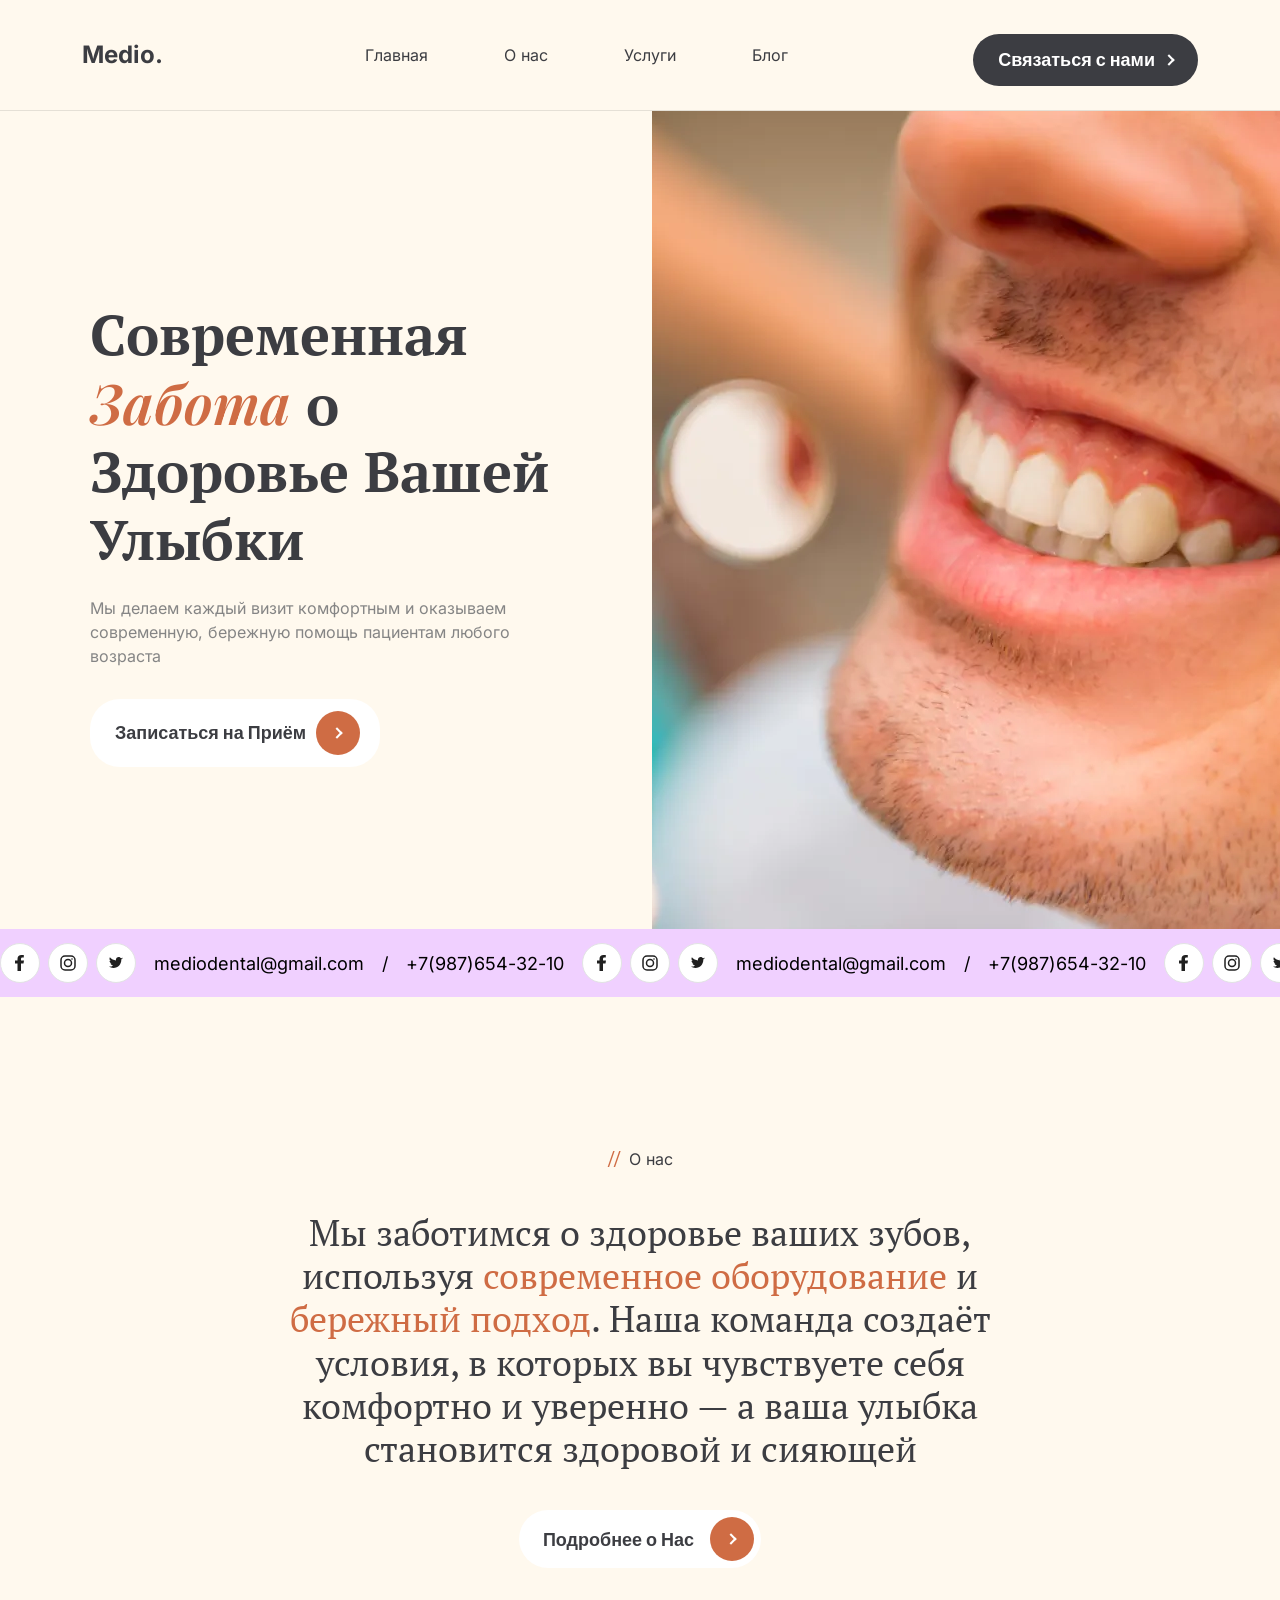
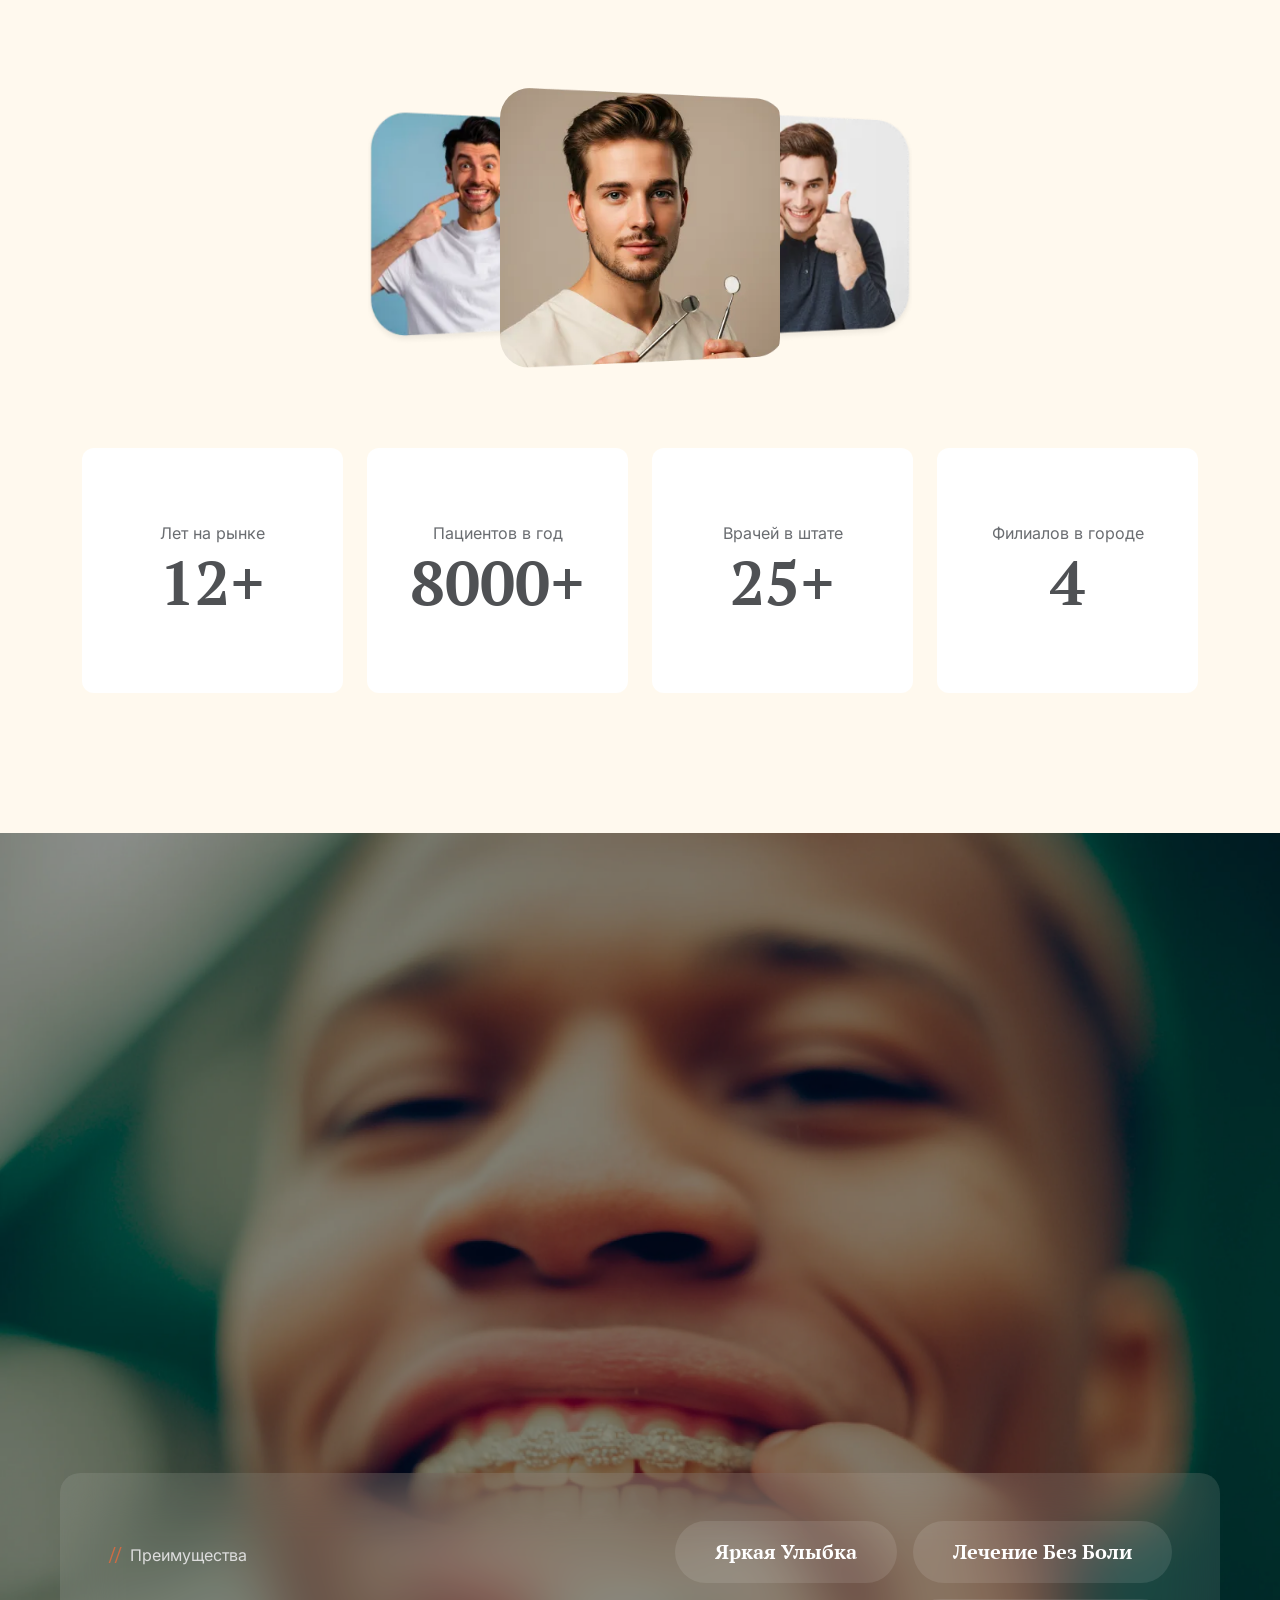
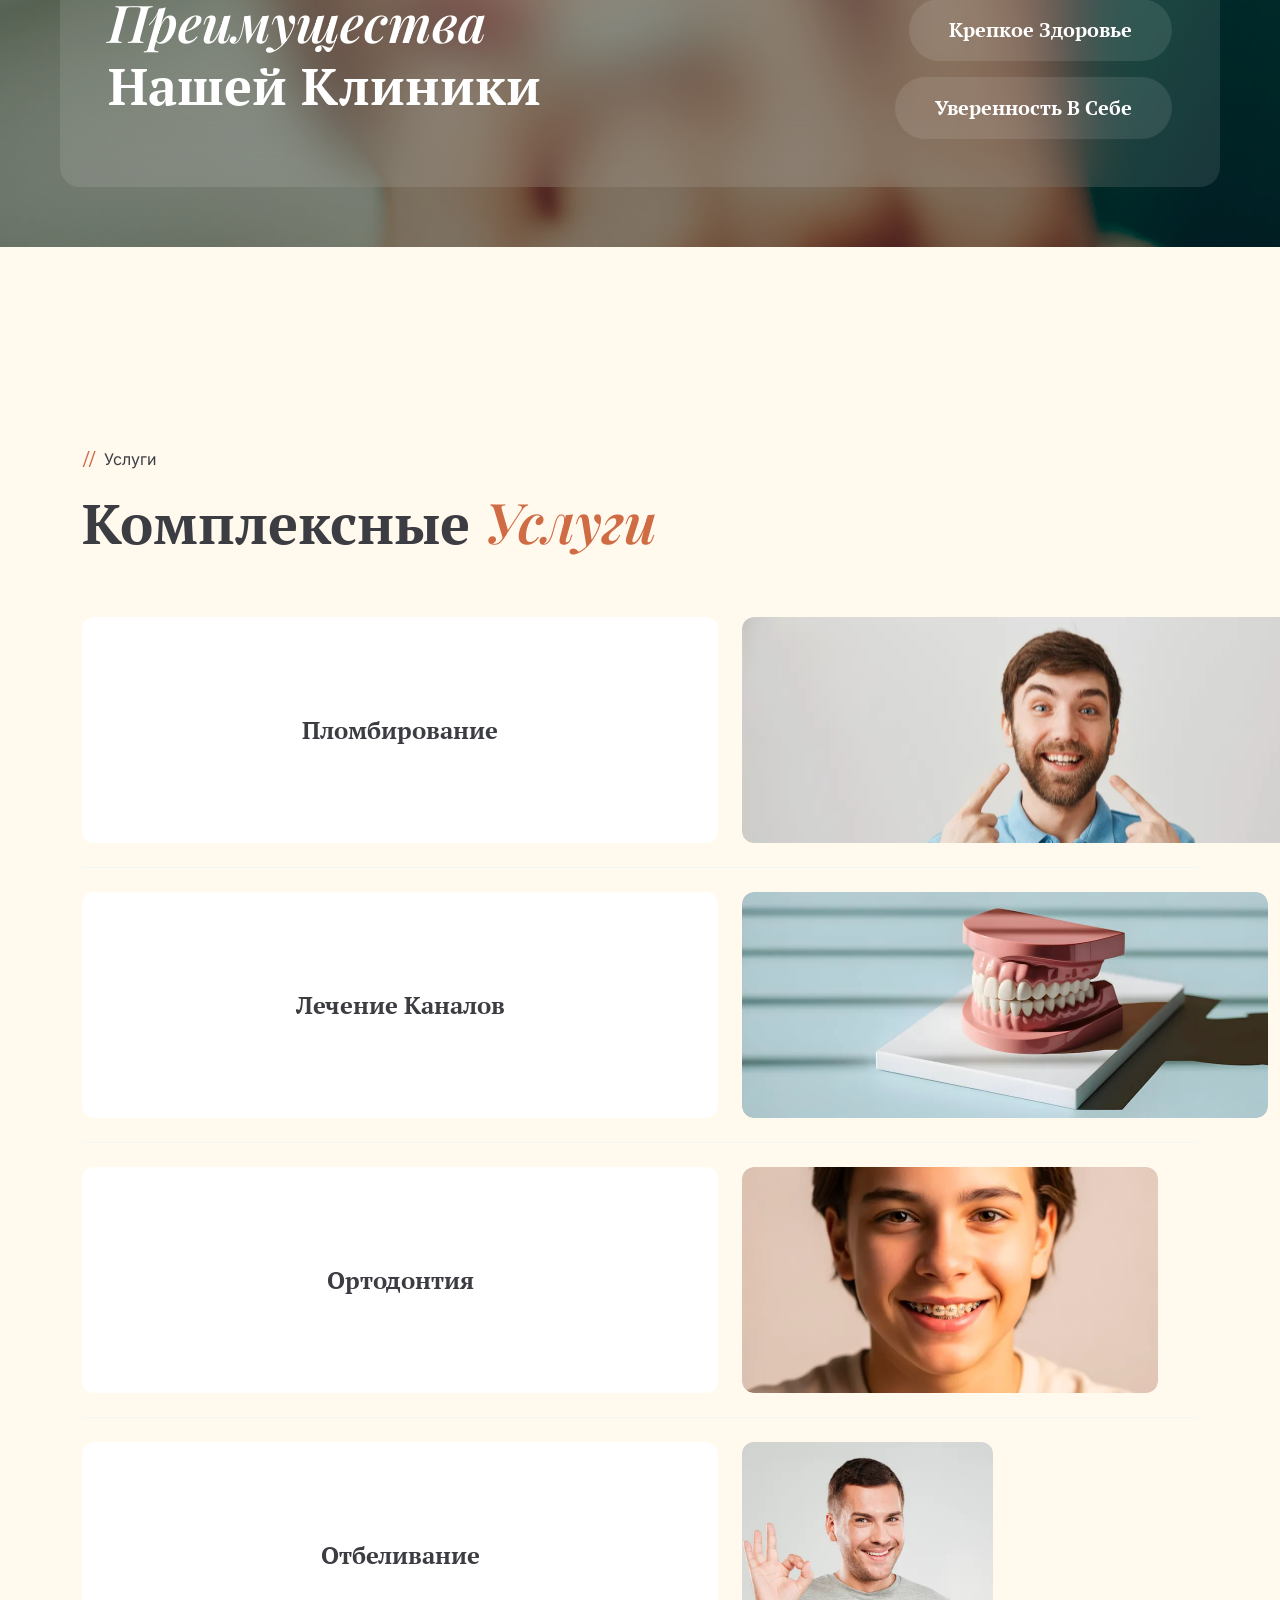
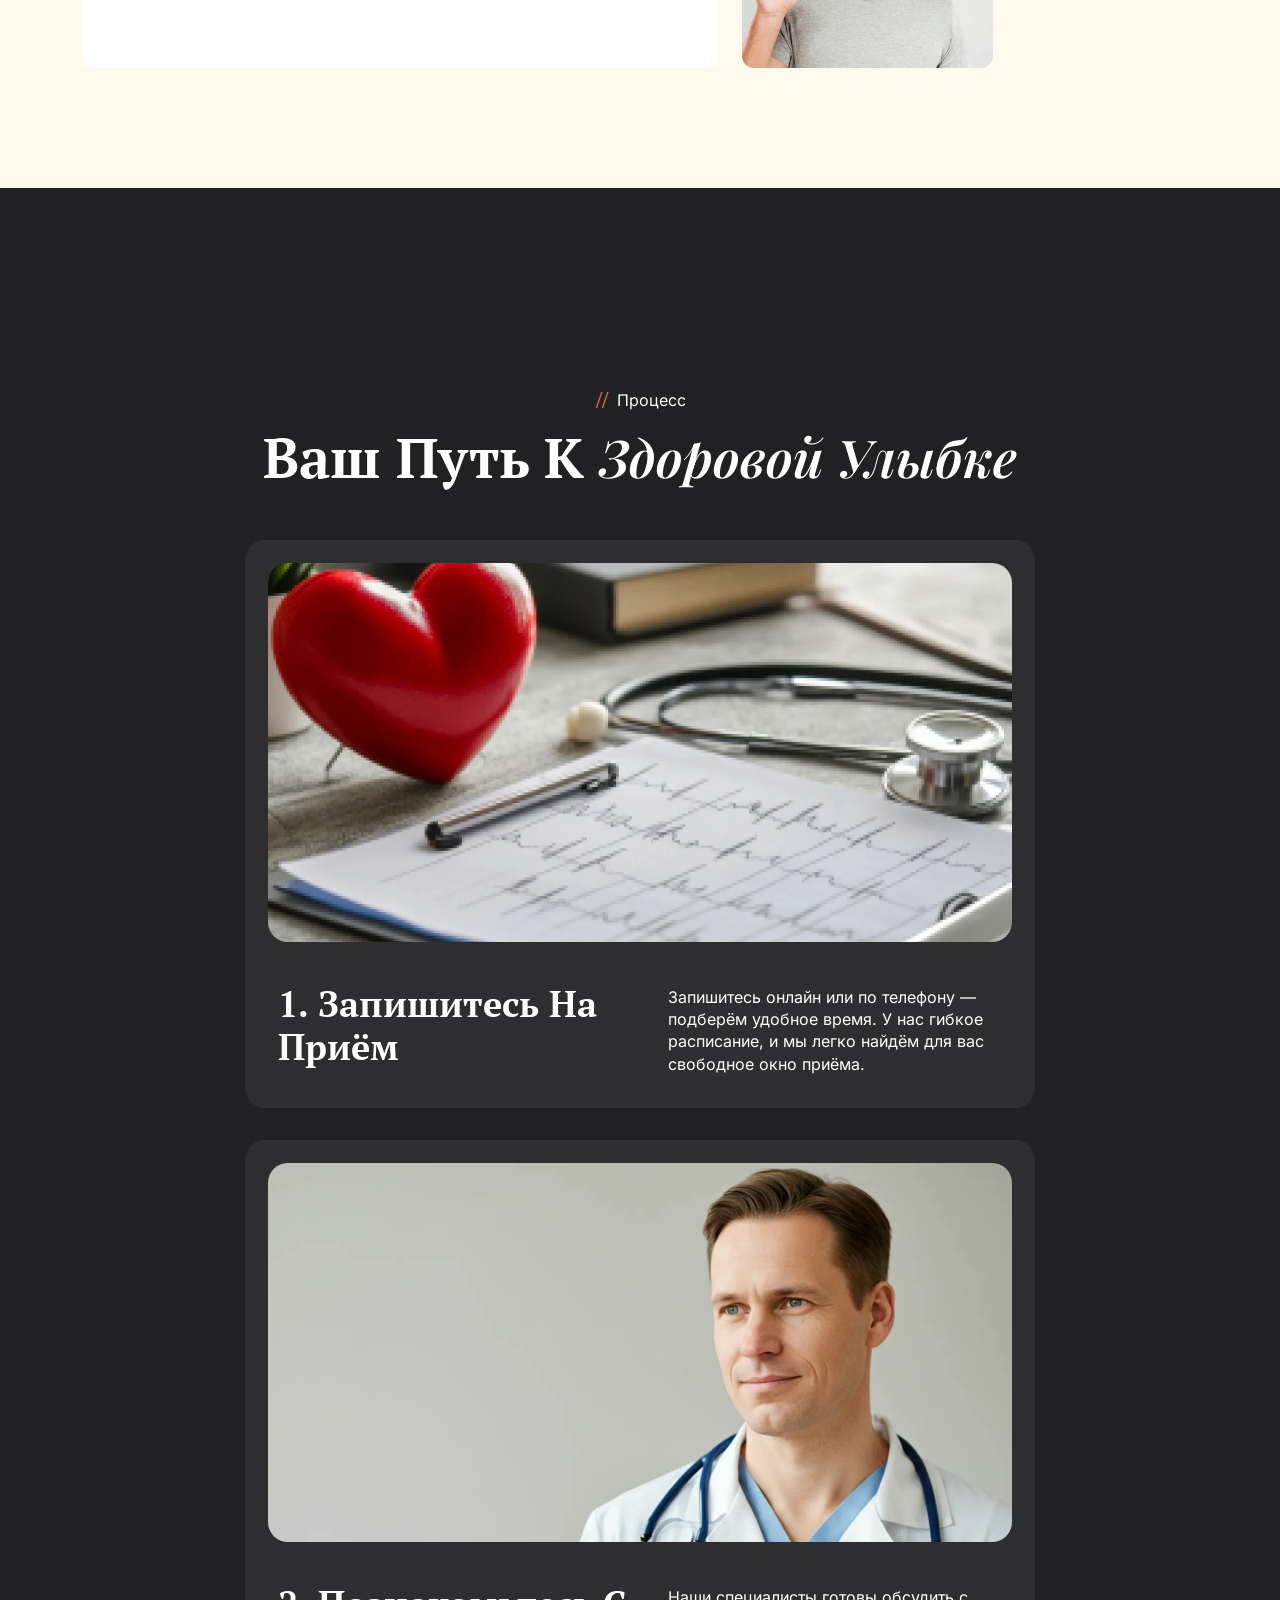
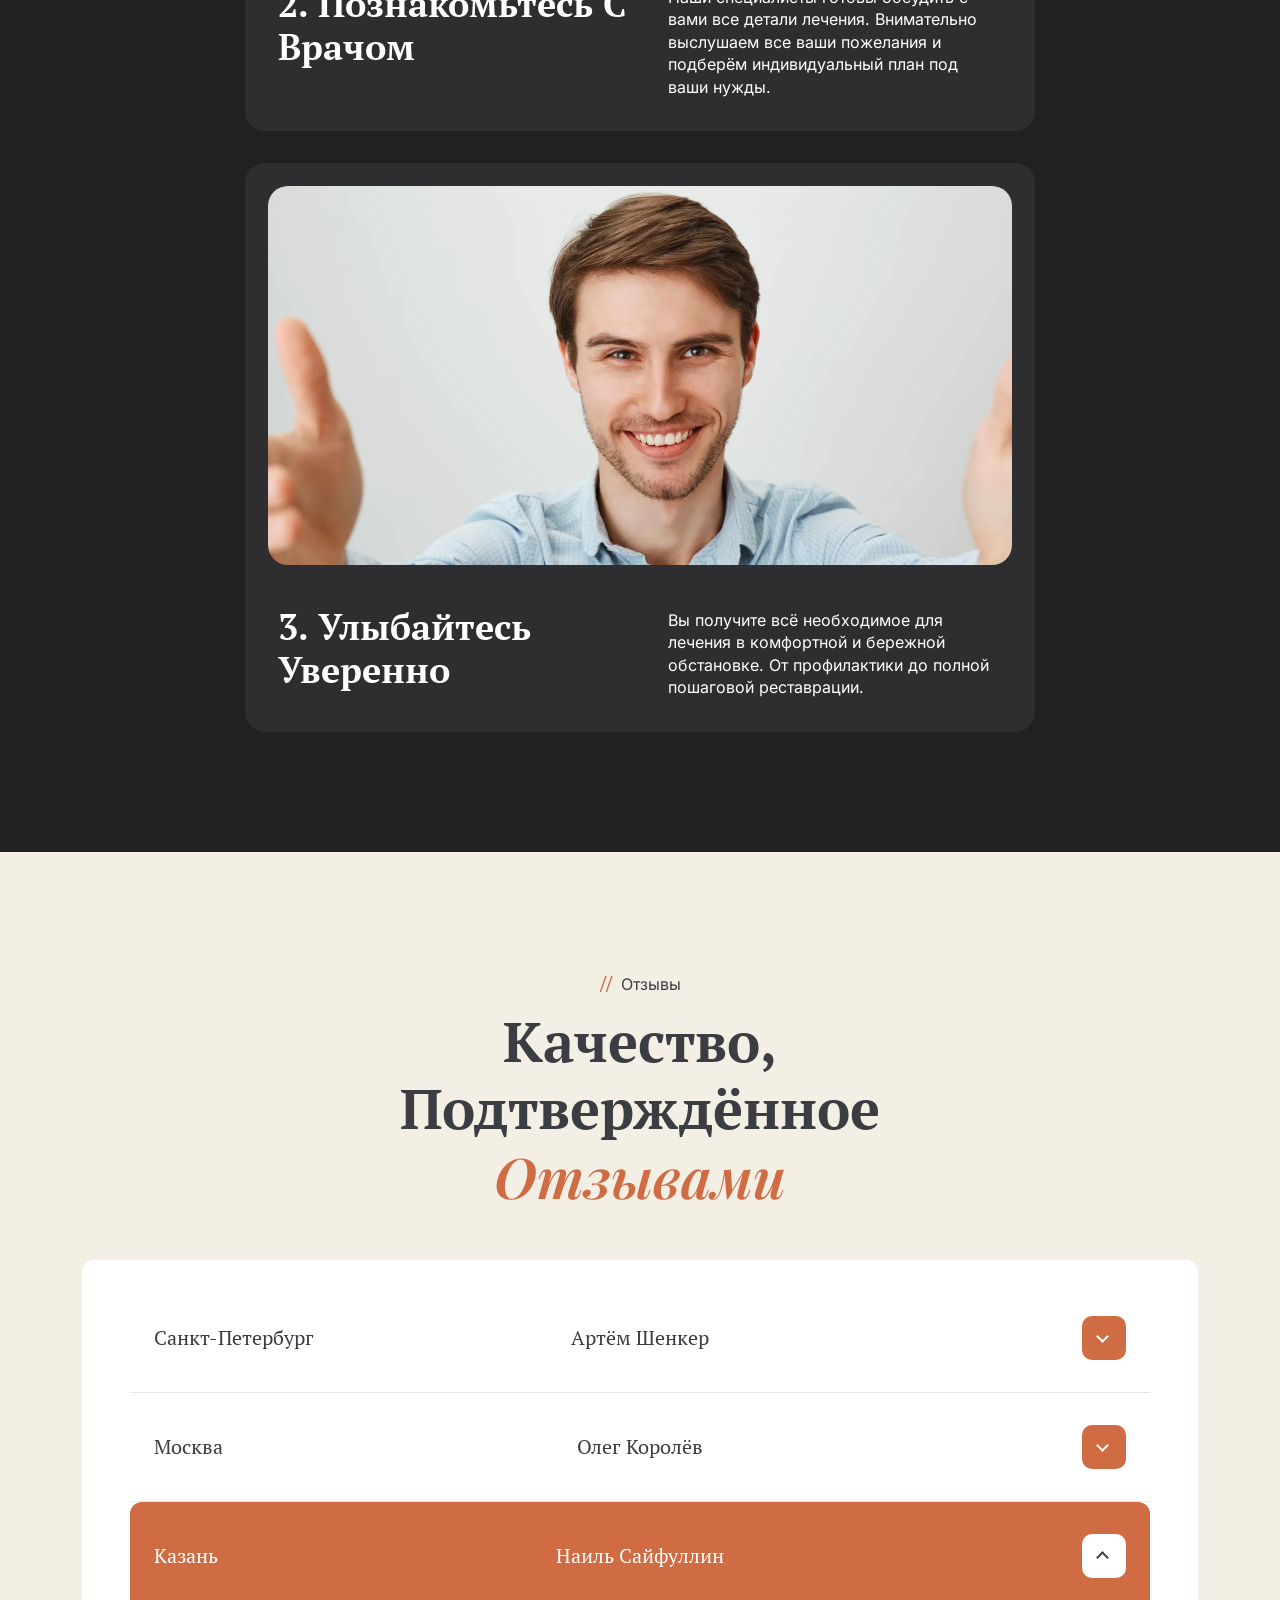
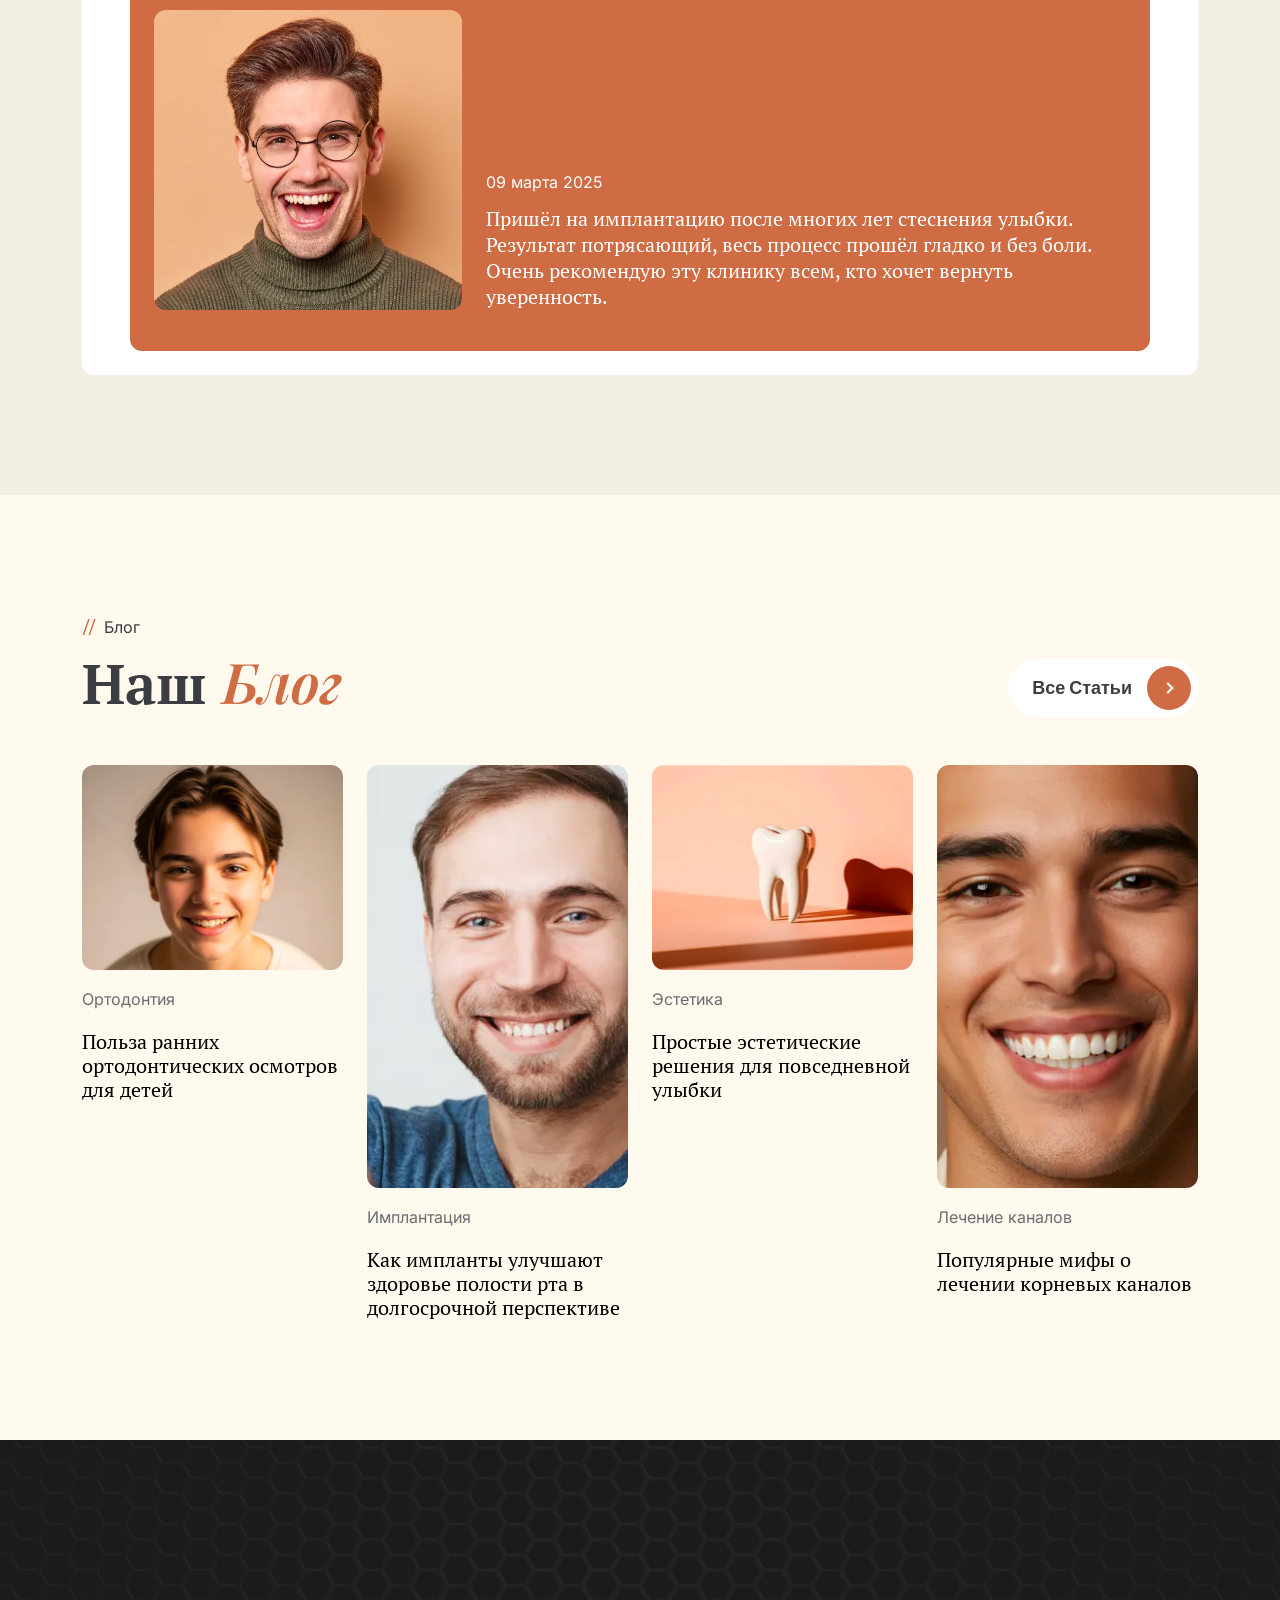
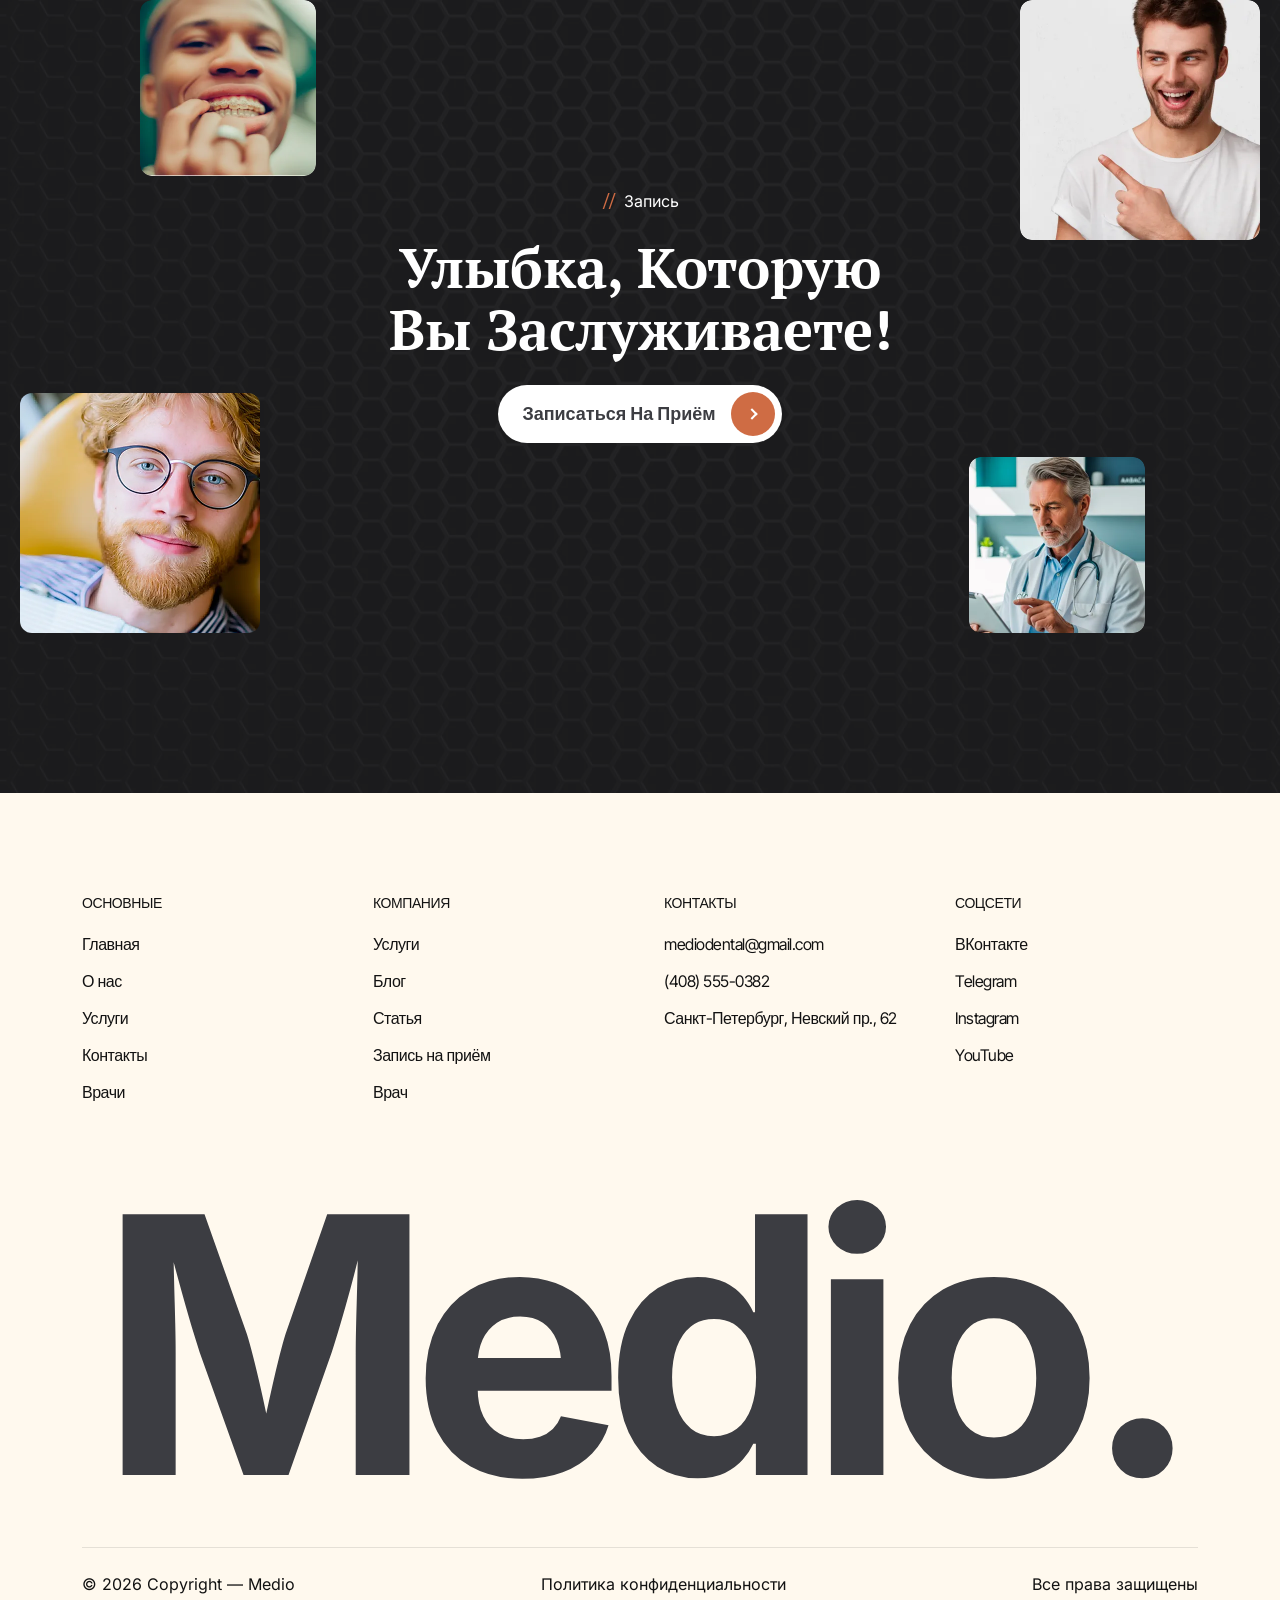
<file: index.html>
<!doctype html>
<html lang="ru">
  <head>
    <meta charset="UTF-8" />
    <meta name="viewport" content="width=device-width, initial-scale=1.0" />
    <link rel="stylesheet" href="./css/reset.css" />
    <link rel="stylesheet" href="./css/fonts.css" />
    <link rel="stylesheet" href="./libs/bootstrap/css/bootstrap.min.css" />
    <link rel="stylesheet" href="./css/style.css" />
    <title>Клиника Medio.</title>
  </head>
  <body class="d-flex flex-column min-vh-100">
    <header class="header">
      <nav class="navbar navbar-expand-xl navbar--sticky">
        <div class="container">
          <!-- Логотип -->
          <a href="#" class="navbar-brand">Medio.</a>
          <button
            class="navbar-toggler"
            type="button"
            data-bs-toggle="collapse"
            data-bs-target="#mainMenu"
            aria-controls="mainMenu"
            aria-expanded="false"
            aria-label="Переключить навигацию"
          >
            <span class="navbar-toggler-icon"></span>
          </button>
          <div class="collapse navbar-collapse" id="mainMenu">
            <ul class="navbar-nav mx-auto">
              <li><a class="nav-link" href="/">Главная</a></li>
              <li><a class="nav-link" href="about.html">О нас</a></li>
              <li><a class="nav-link" href="services.html">Услуги</a></li>
              <li><a class="nav-link" href="blog.html">Блог</a></li>
            </ul>
            <a href="contact.html" class="btn-contact">Связаться с нами</a>
          </div>
        </div>
      </nav>
    </header>
    <main class="flex-grow-1">
      <section class="hero">
        <div class="container-fluid px-0">
          <div class="row g-0 g-lg-4">
            <div class="col-lg-6">
              <div class="hero__content">
                <h1 class="hero__header">
                  Современная <span class="hero__header-accent">Забота</span> о
                  Здоровье Вашей Улыбки
                </h1>
                <p class="hero__description">
                  Мы делаем каждый визит комфортным и оказываем современную,
                  бережную помощь пациентам любого возраста
                </p>
                <a href="appointment.html" class="hero__btn"
                  >Записаться на Приём<span class="hero__btn-circle"></span
                ></a>
              </div>
            </div>
            <div class="col-lg-6"><div class="hero__image"></div></div>
          </div>
        </div>
      </section>
      <section class="marquee">
        <div class="marquee__track">
          <div class="marquee__group">
            <!-- Соцсети -->
            <div class="marquee__socials">
              <a href="#" class="marquee__icon" aria-label="Facebook">
                <svg
                  width="16"
                  height="16"
                  viewBox="0 0 16 16"
                  fill="currentColor"
                >
                  <path
                    d="M9 16V8.5h2.5l.5-3H9V4c0-.8.3-1.5 1.5-1.5h1.3V.1C11.5 0 10.5 0 9.5 0 7 0 5.5 1.5 5.5 4v1.5H3v3h2.5V16h3.5z"
                  />
                </svg>
              </a>
              <a href="#" class="marquee__icon" aria-label="Instagram">
                <svg
                  width="16"
                  height="16"
                  viewBox="0 0 16 16"
                  fill="none"
                  stroke="currentColor"
                  stroke-width="1.5"
                >
                  <rect x="1" y="1" width="14" height="14" rx="4" />
                  <circle cx="8" cy="8" r="3.5" />
                  <circle
                    cx="12"
                    cy="4"
                    r="0.8"
                    fill="currentColor"
                    stroke="none"
                  />
                </svg>
              </a>
              <a href="#" class="marquee__icon" aria-label="Twitter">
                <svg
                  width="16"
                  height="16"
                  viewBox="0 0 16 16"
                  fill="currentColor"
                >
                  <path
                    d="M15 3.5c-.5.2-1 .4-1.6.4.6-.3 1-.9 1.2-1.5-.5.3-1.1.5-1.8.7C12.3 2.5 11.5 2 10.7 2c-1.5 0-2.8 1.2-2.8 2.8 0 .2 0 .4.1.6C5.7 5.3 3.4 4.1 1.9 2.3c-.3.4-.4.9-.4 1.4 0 1 .5 1.8 1.2 2.3-.4 0-.8-.1-1.2-.3v.1c0 1.3 1 2.5 2.2 2.7-.2.1-.5.1-.7.1-.2 0-.3 0-.5-.1.3 1.1 1.4 1.9 2.6 1.9-1 .8-2.2 1.2-3.5 1.2H1c1.2.8 2.7 1.3 4.3 1.3 5.2 0 8-4.3 8-8v-.4c.6-.4 1-.9 1.4-1.5z"
                  />
                </svg>
              </a>
            </div>
            <!-- Email -->
            <span class="marquee__item">mediodental@gmail.com</span>
            <span class="marquee__item">/</span>
            <!-- Телефон -->
            <span class="marquee__item">+7(987)654-32-10</span>
          </div>
          <!-- Вторая группа — точная копия -->
          <div class="marquee__group" aria-hidden="true">
            <!-- Соцсети -->
            <div class="marquee__socials">
              <a href="#" class="marquee__icon" aria-label="Facebook">
                <svg
                  width="16"
                  height="16"
                  viewBox="0 0 16 16"
                  fill="currentColor"
                >
                  <path
                    d="M9 16V8.5h2.5l.5-3H9V4c0-.8.3-1.5 1.5-1.5h1.3V.1C11.5 0 10.5 0 9.5 0 7 0 5.5 1.5 5.5 4v1.5H3v3h2.5V16h3.5z"
                  />
                </svg>
              </a>
              <a href="#" class="marquee__icon" aria-label="Instagram">
                <svg
                  width="16"
                  height="16"
                  viewBox="0 0 16 16"
                  fill="none"
                  stroke="currentColor"
                  stroke-width="1.5"
                >
                  <rect x="1" y="1" width="14" height="14" rx="4" />
                  <circle cx="8" cy="8" r="3.5" />
                  <circle
                    cx="12"
                    cy="4"
                    r="0.8"
                    fill="currentColor"
                    stroke="none"
                  />
                </svg>
              </a>
              <a href="#" class="marquee__icon" aria-label="Twitter">
                <svg
                  width="16"
                  height="16"
                  viewBox="0 0 16 16"
                  fill="currentColor"
                >
                  <path
                    d="M15 3.5c-.5.2-1 .4-1.6.4.6-.3 1-.9 1.2-1.5-.5.3-1.1.5-1.8.7C12.3 2.5 11.5 2 10.7 2c-1.5 0-2.8 1.2-2.8 2.8 0 .2 0 .4.1.6C5.7 5.3 3.4 4.1 1.9 2.3c-.3.4-.4.9-.4 1.4 0 1 .5 1.8 1.2 2.3-.4 0-.8-.1-1.2-.3v.1c0 1.3 1 2.5 2.2 2.7-.2.1-.5.1-.7.1-.2 0-.3 0-.5-.1.3 1.1 1.4 1.9 2.6 1.9-1 .8-2.2 1.2-3.5 1.2H1c1.2.8 2.7 1.3 4.3 1.3 5.2 0 8-4.3 8-8v-.4c.6-.4 1-.9 1.4-1.5z"
                  />
                </svg>
              </a>
            </div>
            <!-- Email -->
            <span class="marquee__item">mediodental@gmail.com</span>
            <span class="marquee__item">/</span>
            <!-- Телефон -->
            <span class="marquee__item">+7(987)654-32-10</span>
          </div>
          <div class="marquee__group" aria-hidden="true">
            <!-- Соцсети -->
            <div class="marquee__socials">
              <a href="#" class="marquee__icon" aria-label="Facebook">
                <svg
                  width="16"
                  height="16"
                  viewBox="0 0 16 16"
                  fill="currentColor"
                >
                  <path
                    d="M9 16V8.5h2.5l.5-3H9V4c0-.8.3-1.5 1.5-1.5h1.3V.1C11.5 0 10.5 0 9.5 0 7 0 5.5 1.5 5.5 4v1.5H3v3h2.5V16h3.5z"
                  />
                </svg>
              </a>
              <a href="#" class="marquee__icon" aria-label="Instagram">
                <svg
                  width="16"
                  height="16"
                  viewBox="0 0 16 16"
                  fill="none"
                  stroke="currentColor"
                  stroke-width="1.5"
                >
                  <rect x="1" y="1" width="14" height="14" rx="4" />
                  <circle cx="8" cy="8" r="3.5" />
                  <circle
                    cx="12"
                    cy="4"
                    r="0.8"
                    fill="currentColor"
                    stroke="none"
                  />
                </svg>
              </a>
              <a href="#" class="marquee__icon" aria-label="Twitter">
                <svg
                  width="16"
                  height="16"
                  viewBox="0 0 16 16"
                  fill="currentColor"
                >
                  <path
                    d="M15 3.5c-.5.2-1 .4-1.6.4.6-.3 1-.9 1.2-1.5-.5.3-1.1.5-1.8.7C12.3 2.5 11.5 2 10.7 2c-1.5 0-2.8 1.2-2.8 2.8 0 .2 0 .4.1.6C5.7 5.3 3.4 4.1 1.9 2.3c-.3.4-.4.9-.4 1.4 0 1 .5 1.8 1.2 2.3-.4 0-.8-.1-1.2-.3v.1c0 1.3 1 2.5 2.2 2.7-.2.1-.5.1-.7.1-.2 0-.3 0-.5-.1.3 1.1 1.4 1.9 2.6 1.9-1 .8-2.2 1.2-3.5 1.2H1c1.2.8 2.7 1.3 4.3 1.3 5.2 0 8-4.3 8-8v-.4c.6-.4 1-.9 1.4-1.5z"
                  />
                </svg>
              </a>
            </div>
            <!-- Email -->
            <span class="marquee__item">mediodental@gmail.com</span>
            <span class="marquee__item">/</span>
            <!-- Телефон -->
            <span class="marquee__item">+7(987)654-32-10</span>
          </div>
          <div class="marquee__group" aria-hidden="true">
            <!-- Соцсети -->
            <div class="marquee__socials">
              <a href="#" class="marquee__icon" aria-label="Facebook">
                <svg
                  width="16"
                  height="16"
                  viewBox="0 0 16 16"
                  fill="currentColor"
                >
                  <path
                    d="M9 16V8.5h2.5l.5-3H9V4c0-.8.3-1.5 1.5-1.5h1.3V.1C11.5 0 10.5 0 9.5 0 7 0 5.5 1.5 5.5 4v1.5H3v3h2.5V16h3.5z"
                  />
                </svg>
              </a>
              <a href="#" class="marquee__icon" aria-label="Instagram">
                <svg
                  width="16"
                  height="16"
                  viewBox="0 0 16 16"
                  fill="none"
                  stroke="currentColor"
                  stroke-width="1.5"
                >
                  <rect x="1" y="1" width="14" height="14" rx="4" />
                  <circle cx="8" cy="8" r="3.5" />
                  <circle
                    cx="12"
                    cy="4"
                    r="0.8"
                    fill="currentColor"
                    stroke="none"
                  />
                </svg>
              </a>
              <a href="#" class="marquee__icon" aria-label="Twitter">
                <svg
                  width="16"
                  height="16"
                  viewBox="0 0 16 16"
                  fill="currentColor"
                >
                  <path
                    d="M15 3.5c-.5.2-1 .4-1.6.4.6-.3 1-.9 1.2-1.5-.5.3-1.1.5-1.8.7C12.3 2.5 11.5 2 10.7 2c-1.5 0-2.8 1.2-2.8 2.8 0 .2 0 .4.1.6C5.7 5.3 3.4 4.1 1.9 2.3c-.3.4-.4.9-.4 1.4 0 1 .5 1.8 1.2 2.3-.4 0-.8-.1-1.2-.3v.1c0 1.3 1 2.5 2.2 2.7-.2.1-.5.1-.7.1-.2 0-.3 0-.5-.1.3 1.1 1.4 1.9 2.6 1.9-1 .8-2.2 1.2-3.5 1.2H1c1.2.8 2.7 1.3 4.3 1.3 5.2 0 8-4.3 8-8v-.4c.6-.4 1-.9 1.4-1.5z"
                  />
                </svg>
              </a>
            </div>
            <!-- Email -->
            <span class="marquee__item">mediodental@gmail.com</span>
            <span class="marquee__item">/</span>
            <!-- Телефон -->
            <span class="marquee__item">+7(987)654-32-10</span>
          </div>
          <div class="marquee__group" aria-hidden="true">
            <!-- Соцсети -->
            <div class="marquee__socials">
              <a href="#" class="marquee__icon" aria-label="Facebook">
                <svg
                  width="16"
                  height="16"
                  viewBox="0 0 16 16"
                  fill="currentColor"
                >
                  <path
                    d="M9 16V8.5h2.5l.5-3H9V4c0-.8.3-1.5 1.5-1.5h1.3V.1C11.5 0 10.5 0 9.5 0 7 0 5.5 1.5 5.5 4v1.5H3v3h2.5V16h3.5z"
                  />
                </svg>
              </a>
              <a href="#" class="marquee__icon" aria-label="Instagram">
                <svg
                  width="16"
                  height="16"
                  viewBox="0 0 16 16"
                  fill="none"
                  stroke="currentColor"
                  stroke-width="1.5"
                >
                  <rect x="1" y="1" width="14" height="14" rx="4" />
                  <circle cx="8" cy="8" r="3.5" />
                  <circle
                    cx="12"
                    cy="4"
                    r="0.8"
                    fill="currentColor"
                    stroke="none"
                  />
                </svg>
              </a>
              <a href="#" class="marquee__icon" aria-label="Twitter">
                <svg
                  width="16"
                  height="16"
                  viewBox="0 0 16 16"
                  fill="currentColor"
                >
                  <path
                    d="M15 3.5c-.5.2-1 .4-1.6.4.6-.3 1-.9 1.2-1.5-.5.3-1.1.5-1.8.7C12.3 2.5 11.5 2 10.7 2c-1.5 0-2.8 1.2-2.8 2.8 0 .2 0 .4.1.6C5.7 5.3 3.4 4.1 1.9 2.3c-.3.4-.4.9-.4 1.4 0 1 .5 1.8 1.2 2.3-.4 0-.8-.1-1.2-.3v.1c0 1.3 1 2.5 2.2 2.7-.2.1-.5.1-.7.1-.2 0-.3 0-.5-.1.3 1.1 1.4 1.9 2.6 1.9-1 .8-2.2 1.2-3.5 1.2H1c1.2.8 2.7 1.3 4.3 1.3 5.2 0 8-4.3 8-8v-.4c.6-.4 1-.9 1.4-1.5z"
                  />
                </svg>
              </a>
            </div>
            <!-- Email -->
            <span class="marquee__item">mediodental@gmail.com</span>
            <span class="marquee__item">/</span>
            <!-- Телефон -->
            <span class="marquee__item">+7(987)654-32-10</span>
          </div>
          <div class="marquee__group" aria-hidden="true">
            <!-- Соцсети -->
            <div class="marquee__socials">
              <a href="#" class="marquee__icon" aria-label="Facebook">
                <svg
                  width="16"
                  height="16"
                  viewBox="0 0 16 16"
                  fill="currentColor"
                >
                  <path
                    d="M9 16V8.5h2.5l.5-3H9V4c0-.8.3-1.5 1.5-1.5h1.3V.1C11.5 0 10.5 0 9.5 0 7 0 5.5 1.5 5.5 4v1.5H3v3h2.5V16h3.5z"
                  />
                </svg>
              </a>
              <a href="#" class="marquee__icon" aria-label="Instagram">
                <svg
                  width="16"
                  height="16"
                  viewBox="0 0 16 16"
                  fill="none"
                  stroke="currentColor"
                  stroke-width="1.5"
                >
                  <rect x="1" y="1" width="14" height="14" rx="4" />
                  <circle cx="8" cy="8" r="3.5" />
                  <circle
                    cx="12"
                    cy="4"
                    r="0.8"
                    fill="currentColor"
                    stroke="none"
                  />
                </svg>
              </a>
              <a href="#" class="marquee__icon" aria-label="Twitter">
                <svg
                  width="16"
                  height="16"
                  viewBox="0 0 16 16"
                  fill="currentColor"
                >
                  <path
                    d="M15 3.5c-.5.2-1 .4-1.6.4.6-.3 1-.9 1.2-1.5-.5.3-1.1.5-1.8.7C12.3 2.5 11.5 2 10.7 2c-1.5 0-2.8 1.2-2.8 2.8 0 .2 0 .4.1.6C5.7 5.3 3.4 4.1 1.9 2.3c-.3.4-.4.9-.4 1.4 0 1 .5 1.8 1.2 2.3-.4 0-.8-.1-1.2-.3v.1c0 1.3 1 2.5 2.2 2.7-.2.1-.5.1-.7.1-.2 0-.3 0-.5-.1.3 1.1 1.4 1.9 2.6 1.9-1 .8-2.2 1.2-3.5 1.2H1c1.2.8 2.7 1.3 4.3 1.3 5.2 0 8-4.3 8-8v-.4c.6-.4 1-.9 1.4-1.5z"
                  />
                </svg>
              </a>
            </div>
            <!-- Email -->
            <span class="marquee__item">mediodental@gmail.com</span>
            <span class="marquee__item">/</span>
            <!-- Телефон -->
            <span class="marquee__item">+7(987)654-32-10</span>
          </div>
        </div>
      </section>
      <section class="about">
        <div class="container">
          <div class="row">
            <div
              class="col-12 d-flex flex-column align-items-center text-center"
            >
              <!-- Бейдж -->
              <div class="about__badge d-flex align-items-center gap-2">
                <span class="about__badge-slash">//</span>
                <span>О нас</span>
              </div>
              <!-- Заголовок -->
              <h2 class="about__header">
                Мы заботимся о здоровье ваших зубов, используя<span
                  class="about__header-accent"
                >
                  современное оборудование</span
                >
                и <span class="about__header-accent">бережный подход</span>.
                Наша команда создаёт условия, в которых вы чувствуете себя
                комфортно и уверенно — а ваша улыбка становится здоровой и
                сияющей
              </h2>
              <!-- Кнопка -->
              <a
                href="about.html"
                class="about__btn d-inline-flex align-items-center gap-3"
              >
                Подробнее о Нас
                <span class="about__btn-circle"></span>
              </a>
            </div>
          </div>
          <div class="gallery">
            <div class="gallery__stage">
              <div class="gallery__item pos--2">
                <img src="./assets/images/carousel-5.webp" alt="" />
              </div>
              <div class="gallery__item pos--1">
                <img src="./assets/images/carousel-4.webp" alt="" />
              </div>
              <div class="gallery__item pos-0">
                <img src="./assets/images/carousel-3.webp" alt="" />
              </div>
              <div class="gallery__item pos-1">
                <img src="./assets/images/carousel-1.webp" alt="" />
              </div>
              <div class="gallery__item pos-2">
                <img src="./assets/images/carousel-2.webp" alt="" />
              </div>
            </div>
          </div>
          <div class="highlight">
            <div class="row g-4">
              <div class="col-12 col-md-6 col-lg-3">
                <div class="highlight__card">
                  <div class="highlight__label">Лет на рынке</div>
                  <div class="highlight__number">12+</div>
                </div>
              </div>
              <div class="col-12 col-md-6 col-lg-3">
                <div class="highlight__card">
                  <div class="highlight__label">Пациентов в год</div>
                  <div class="highlight__number">8000+</div>
                </div>
              </div>
              <div class="col-12 col-md-6 col-lg-3">
                <div class="highlight__card">
                  <div class="highlight__label">Врачей в штате</div>
                  <div class="highlight__number">25+</div>
                </div>
              </div>
              <div class="col-12 col-md-6 col-lg-3">
                <div class="highlight__card">
                  <div class="highlight__label">Филиалов в городе</div>
                  <div class="highlight__number">4</div>
                </div>
              </div>
            </div>
          </div>
        </div>
      </section>
      <section class="benefits position-relative overflow-hidden">
        <!-- Фон — абсолютный слой -->
        <div
          class="benefits__bg position-absolute top-0 start-0 w-100 h-100"
        ></div>

        <!-- Контейнер -->

        <!-- Карточка -->
        <div class="benefits__card p-5 text-center text-lg-start">
          <div class="row align-items-center g-4">
            <!-- Левая колонка -->
            <div class="col-lg-6">
              <div
                class="benefits__badge d-flex align-items-center gap-2 mb-4 justify-content-center justify-content-lg-start"
              >
                <span class="benefits__badge-slash">//</span>
                <span>Преимущества</span>
              </div>
              <h2 class="benefits__header mb-0">
                <span class="benefits__header-span">Преимущества</span>
                Нашей Клиники
              </h2>
            </div>

            <!-- Правая колонка -->
            <div class="col-lg-6">
              <div
                class="benefits__tags d-flex flex-wrap gap-3 justify-content-center justify-content-lg-end"
              >
                <span class="benefits__tag">Яркая Улыбка</span>
                <span class="benefits__tag">Лечение Без Боли</span>
                <span class="benefits__tag">Крепкое Здоровье</span>
                <span class="benefits__tag">Уверенность В Себе</span>
              </div>
            </div>
          </div>
        </div>
      </section>
      <section class="services">
        <div class="container">
          <!-- Заголовок -->
          <div class="services__header-wrap">
            <div class="services__badge d-flex align-items-center gap-2">
              <span class="services__badge-slash">//</span>
              <span>Услуги</span>
            </div>
            <h2 class="services__header">
              Комплексные <span class="services__header-accent">Услуги</span>
            </h2>
          </div>

          <!-- Ряд 1 -->
          <div class="services__row">
            <a href="#" class="services__card">Пломбирование</a>
            <div class="services__img services__img--lg"></div>
          </div>

          <!-- Ряд 2 -->
          <div class="services__row">
            <a href="#" class="services__card">Лечение Каналов</a>
            <div class="services__img services__img--md"></div>
          </div>

          <!-- Ряд 3 -->
          <div class="services__row">
            <a href="#" class="services__card">Ортодонтия</a>
            <div class="services__img services__img--sm"></div>
          </div>

          <!-- Ряд 4 -->
          <div class="services__row">
            <a href="#" class="services__card">Отбеливание</a>
            <div class="services__img services__img--xs"></div>
          </div>
        </div>
      </section>
      <section class="process">
        <div class="container">
          <!-- Заголовок -->
          <div class="process__head text-center">
            <div
              class="process__badge d-flex align-items-center justify-content-center gap-2"
            >
              <span class="process__badge-slash">//</span>
              <span>Процесс</span>
            </div>
            <h2 class="process__header">
              Ваш Путь К
              <span class="process__header-span">Здоровой Улыбке</span>
            </h2>
          </div>

          <!-- Карточка 1 -->
          <div class="process__card">
            <div class="process__img process__img--1"></div>
            <div class="process__info">
              <h3 class="process__title">1. Запишитесь На Приём</h3>
              <p class="process__desc">
                Запишитесь онлайн или по телефону — подберём удобное время. У
                нас гибкое расписание, и мы легко найдём для вас свободное окно
                приёма.
              </p>
            </div>
          </div>

          <!-- Карточка 2 -->
          <div class="process__card">
            <div class="process__img process__img--2"></div>
            <div class="process__info">
              <h3 class="process__title">2. Познакомьтесь С Врачом</h3>
              <p class="process__desc">
                Наши специалисты готовы обсудить с вами все детали лечения.
                Внимательно выслушаем все ваши пожелания и подберём
                индивидуальный план под ваши нужды.
              </p>
            </div>
          </div>

          <!-- Карточка 3 -->
          <div class="process__card">
            <div class="process__img process__img--3"></div>
            <div class="process__info">
              <h3 class="process__title">3. Улыбайтесь Уверенно</h3>
              <p class="process__desc">
                Вы получите всё необходимое для лечения в комфортной и бережной
                обстановке. От профилактики до полной пошаговой реставрации.
              </p>
            </div>
          </div>
        </div>
      </section>
      <section class="testimonials">
        <div class="container">
          <div class="testimonials__head text-center">
            <div
              class="testimonials__badge d-flex align-items-center justify-content-center gap-2"
            >
              <span class="testimonials__badge-slash">//</span>
              <span>Отзывы</span>
            </div>
            <h2 class="testimonials__header">
              Качество, Подтверждённое
              <span class="testimonials__header-accent">Отзывами</span>
            </h2>
          </div>

          <div class="testimonials__panel">
            <!-- Отзыв 1 -->
            <article class="testimonial" data-testimonial>
              <button
                class="testimonial__header"
                type="button"
                aria-expanded="false"
              >
                <span class="testimonial__city">Санкт-Петербург</span>
                <span class="testimonial__name">Артём Шенкер</span>
                <span class="testimonial__arrow" aria-hidden="true"></span>
              </button>
              <div class="testimonial__body">
                <div class="testimonial__body-inner">
                  <div class="row g-4 align-items-end">
                    <div class="col-12 col-md-4">
                      <div
                        class="testimonial__photo testimonial__photo--1"
                      ></div>
                    </div>
                    <div class="col-12 col-md-8">
                      <p class="testimonial__date">09 марта 2025</p>
                      <p class="testimonial__text">
                        Пришёл на имплантацию после многих лет стеснения улыбки.
                        Результат превзошёл ожидания, весь процесс прошёл гладко
                        и без боли. Рекомендую клинику всем, кто хочет вернуть
                        уверенность.
                      </p>
                    </div>
                  </div>
                </div>
              </div>
            </article>

            <!-- Отзыв 2 -->
            <article class="testimonial" data-testimonial>
              <button
                class="testimonial__header"
                type="button"
                aria-expanded="false"
              >
                <span class="testimonial__city">Москва</span>
                <span class="testimonial__name">Олег Королёв</span>
                <span class="testimonial__arrow" aria-hidden="true"></span>
              </button>
              <div class="testimonial__body">
                <div class="testimonial__body-inner">
                  <div class="row g-4 align-items-end">
                    <div class="col-12 col-md-4">
                      <div
                        class="testimonial__photo testimonial__photo--2"
                      ></div>
                    </div>
                    <div class="col-12 col-md-8">
                      <p class="testimonial__date">14 февраля 2025</p>
                      <p class="testimonial__text">
                        Долго выбирал клинику. Здесь впервые объяснили план
                        лечения понятным языком и не навязывали лишнего.
                        Отдельное спасибо анестезиологу.
                      </p>
                    </div>
                  </div>
                </div>
              </div>
            </article>

            <!-- Отзыв 3 — активный по умолчанию -->
            <article class="testimonial is-active" data-testimonial>
              <button
                class="testimonial__header"
                type="button"
                aria-expanded="true"
              >
                <span class="testimonial__city">Казань</span>
                <span class="testimonial__name">Наиль Сайфуллин</span>
                <span class="testimonial__arrow" aria-hidden="true"></span>
              </button>
              <div class="testimonial__body">
                <div class="testimonial__body-inner">
                  <div class="row g-4 align-items-end">
                    <div class="col-12 col-md-4">
                      <div
                        class="testimonial__photo testimonial__photo--3"
                      ></div>
                    </div>
                    <div class="col-12 col-md-8">
                      <p class="testimonial__date">09 марта 2025</p>
                      <p class="testimonial__text">
                        Пришёл на имплантацию после многих лет стеснения улыбки.
                        Результат потрясающий, весь процесс прошёл гладко и без
                        боли. Очень рекомендую эту клинику всем, кто хочет
                        вернуть уверенность.
                      </p>
                    </div>
                  </div>
                </div>
              </div>
            </article>
          </div>
        </div>
      </section>
      <section class="blog">
        <div class="container">
          <div class="blog__head">
            <div class="blog__head-left">
              <div class="blog__badge d-flex align-items-center gap-2">
                <span class="blog__badge-slash">//</span>
                <span>Блог</span>
              </div>
              <h2 class="blog__header">
                Наш <span class="blog__header-accent">Блог</span>
              </h2>
            </div>

            <a href="blog.html" class="blog__btn">
              <span>Все Статьи</span>
              <span class="blog__btn-circle" aria-hidden="true"></span>
            </a>
          </div>

          <div class="row g-4">
            <!-- Карточка 1 — короткая -->
            <div class="col-12 col-md-6 col-lg-3">
              <a href="single-post.html" class="post-card">
                <div
                  class="post-card__img post-card__img--short post-card__img--1"
                ></div>
                <div class="post-card__info">
                  <span class="post-card__category">Ортодонтия</span>
                  <h3 class="post-card__title">
                    Польза ранних ортодонтических осмотров для детей
                  </h3>
                </div>
              </a>
            </div>

            <!-- Карточка 2 — высокая -->
            <div class="col-12 col-md-6 col-lg-3">
              <a href="single-post.html" class="post-card">
                <div
                  class="post-card__img post-card__img--tall post-card__img--2"
                ></div>
                <div class="post-card__info">
                  <span class="post-card__category">Имплантация</span>
                  <h3 class="post-card__title">
                    Как импланты улучшают здоровье полости рта в долгосрочной
                    перспективе
                  </h3>
                </div>
              </a>
            </div>

            <!-- Карточка 3 — короткая -->
            <div class="col-12 col-md-6 col-lg-3">
              <a href="single-post.html" class="post-card">
                <div
                  class="post-card__img post-card__img--short post-card__img--3"
                ></div>
                <div class="post-card__info">
                  <span class="post-card__category">Эстетика</span>
                  <h3 class="post-card__title">
                    Простые эстетические решения для повседневной улыбки
                  </h3>
                </div>
              </a>
            </div>

            <!-- Карточка 4 — высокая -->
            <div class="col-12 col-md-6 col-lg-3">
              <a href="single-post.html" class="post-card">
                <div
                  class="post-card__img post-card__img--tall post-card__img--4"
                ></div>
                <div class="post-card__info">
                  <span class="post-card__category">Лечение каналов</span>
                  <h3 class="post-card__title">
                    Популярные мифы о лечении корневых каналов
                  </h3>
                </div>
              </a>
            </div>
          </div>
        </div>
      </section>
      <section class="cta">
        <div class="cta__bg" aria-hidden="true"></div>

        <div class="cta__inner">
          <div class="cta__content">
            <div class="cta__badge d-flex align-items-center gap-2">
              <span class="cta__badge-slash">//</span>
              <span>Запись</span>
            </div>
            <h2 class="cta__header">Улыбка, Которую Вы Заслуживаете!</h2>
            <a href="appointment.html" class="cta__btn">
              <span>Записаться На Приём</span>
              <span class="cta__btn-circle" aria-hidden="true"></span>
            </a>
          </div>

          <div class="cta__photo cta__photo--1" aria-hidden="true"></div>
          <div class="cta__photo cta__photo--2" aria-hidden="true"></div>
          <div class="cta__photo cta__photo--3" aria-hidden="true"></div>
          <div class="cta__photo cta__photo--4" aria-hidden="true"></div>
        </div>
      </section>
    </main>
    <footer class="footer">
      <div class="container">
        <div class="row g-4 g-lg-5 footer__top">
          <!-- Колонка 1 -->
          <div class="col-6 col-md-3">
            <h3 class="footer__label">Основные</h3>
            <ul class="footer__list">
              <li><a href="index.html" class="footer__link">Главная</a></li>
              <li><a href="about.html" class="footer__link">О нас</a></li>
              <li><a href="services.html" class="footer__link">Услуги</a></li>
              <li><a href="contact.html" class="footer__link">Контакты</a></li>
              <li><a href="doctors.html" class="footer__link">Врачи</a></li>
            </ul>
          </div>

          <!-- Колонка 2 -->
          <div class="col-6 col-md-3">
            <h3 class="footer__label">Компания</h3>
            <ul class="footer__list">
              <li><a href="services.html" class="footer__link">Услуги</a></li>
              <li><a href="blog.html" class="footer__link">Блог</a></li>
              <li>
                <a href="single-post.html" class="footer__link">Статья</a>
              </li>
              <li>
                <a href="appointment.html" class="footer__link"
                  >Запись на приём</a
                >
              </li>
              <li><a href="doctor-page.html" class="footer__link">Врач</a></li>
            </ul>
          </div>

          <!-- Колонка 3 -->
          <div class="col-6 col-md-3">
            <h3 class="footer__label">Контакты</h3>
            <ul class="footer__list">
              <li>
                <a href="mailto:mediodental@gmail.com" class="footer__link"
                  >mediodental@gmail.com</a
                >
              </li>
              <li>
                <a href="tel:+74085550382" class="footer__link"
                  >(408) 555-0382</a
                >
              </li>
              <li>
                <span class="footer__link"
                  >Санкт-Петербург, Невский пр., 62</span
                >
              </li>
            </ul>
          </div>

          <!-- Колонка 4 -->
          <div class="col-6 col-md-3">
            <h3 class="footer__label">Соцсети</h3>
            <ul class="footer__list">
              <li><a href="#" class="footer__link">ВКонтакте</a></li>
              <li><a href="#" class="footer__link">Telegram</a></li>
              <li><a href="#" class="footer__link">Instagram</a></li>
              <li><a href="#" class="footer__link">YouTube</a></li>
            </ul>
          </div>
        </div>

        <!-- Гигантский лого -->
        <div class="footer__watermark" aria-hidden="true">Medio.</div>

        <!-- Копирайт -->
        <div class="footer__bottom">
          <span>© 2026 Copyright — Medio</span>
          <a href="privacy.html" class="footer__bottom-link"
            >Политика конфиденциальности</a
          >
          <span>Все права защищены</span>
        </div>
      </div>
    </footer>
    <script src="./libs/bootstrap/js/bootstrap.bundle.min.js"></script>
    <script src="./js/main.js"></script>
  </body>
</html>
</file>
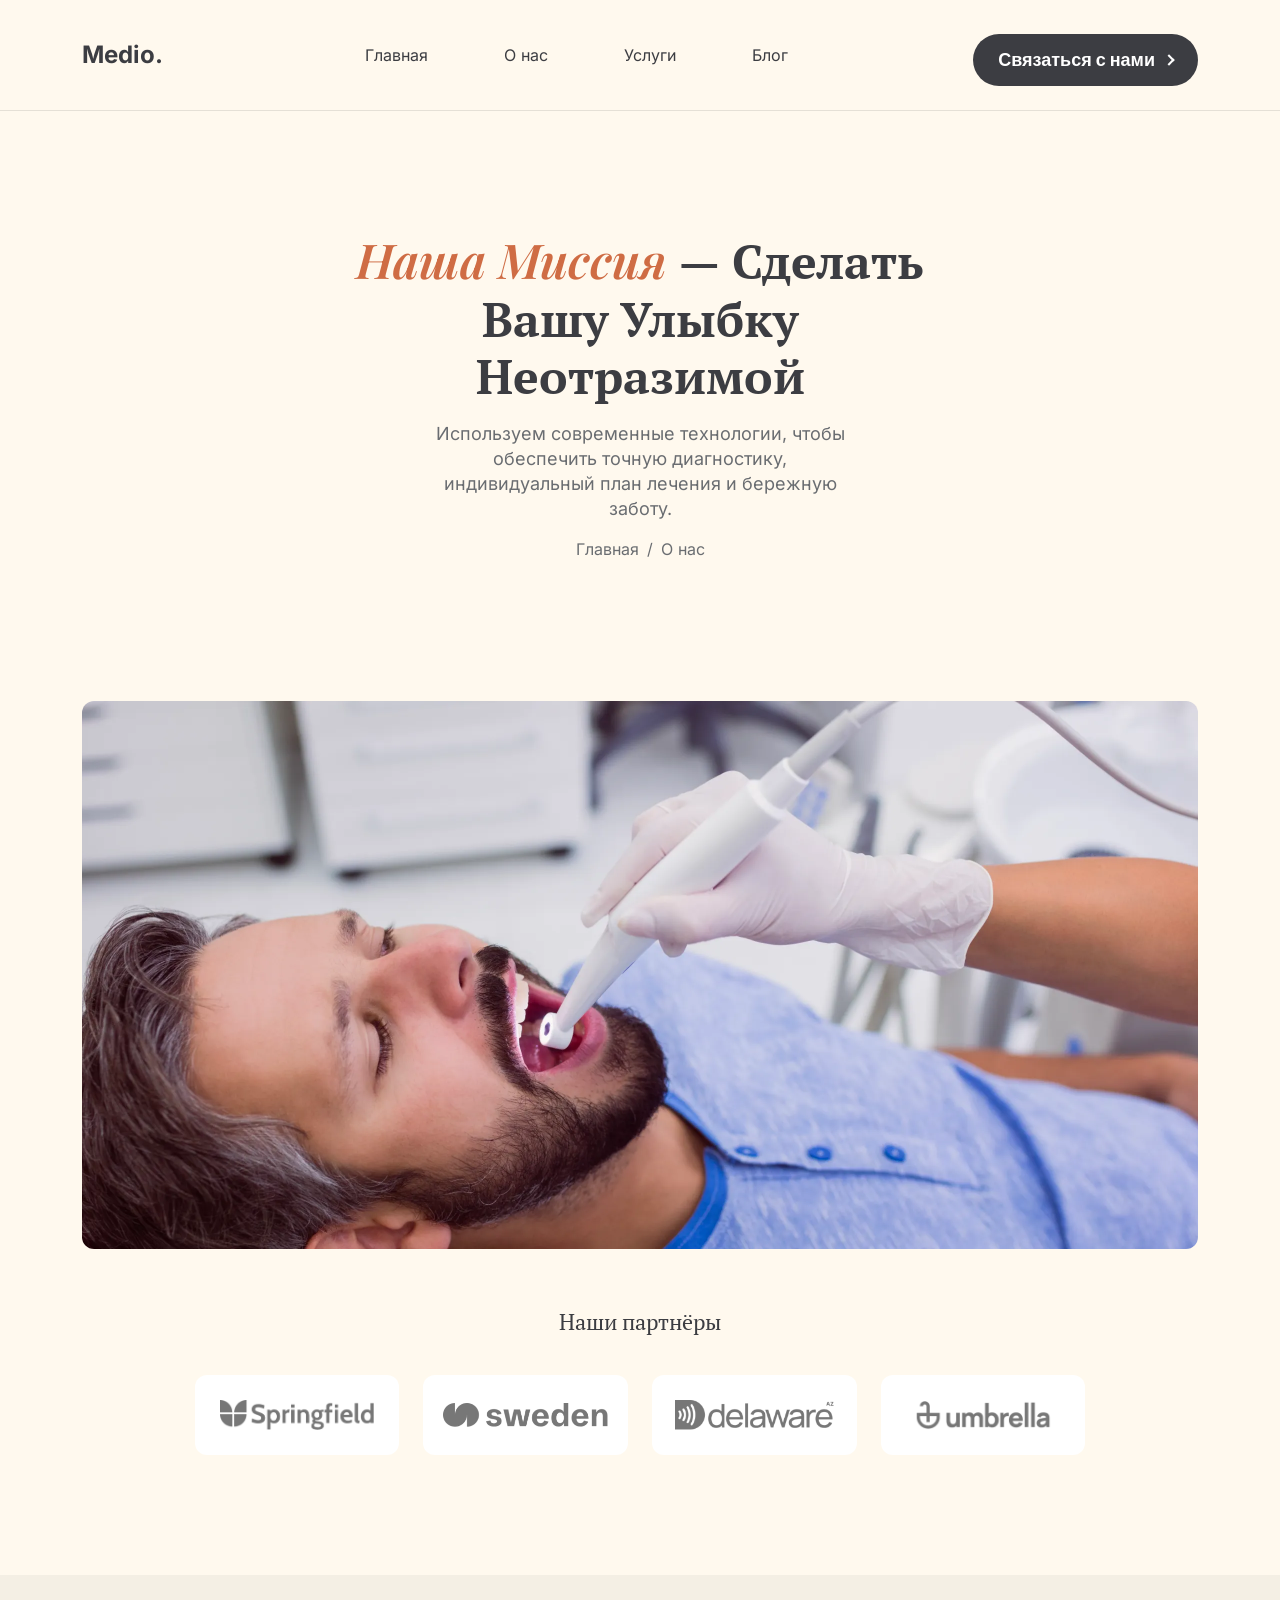
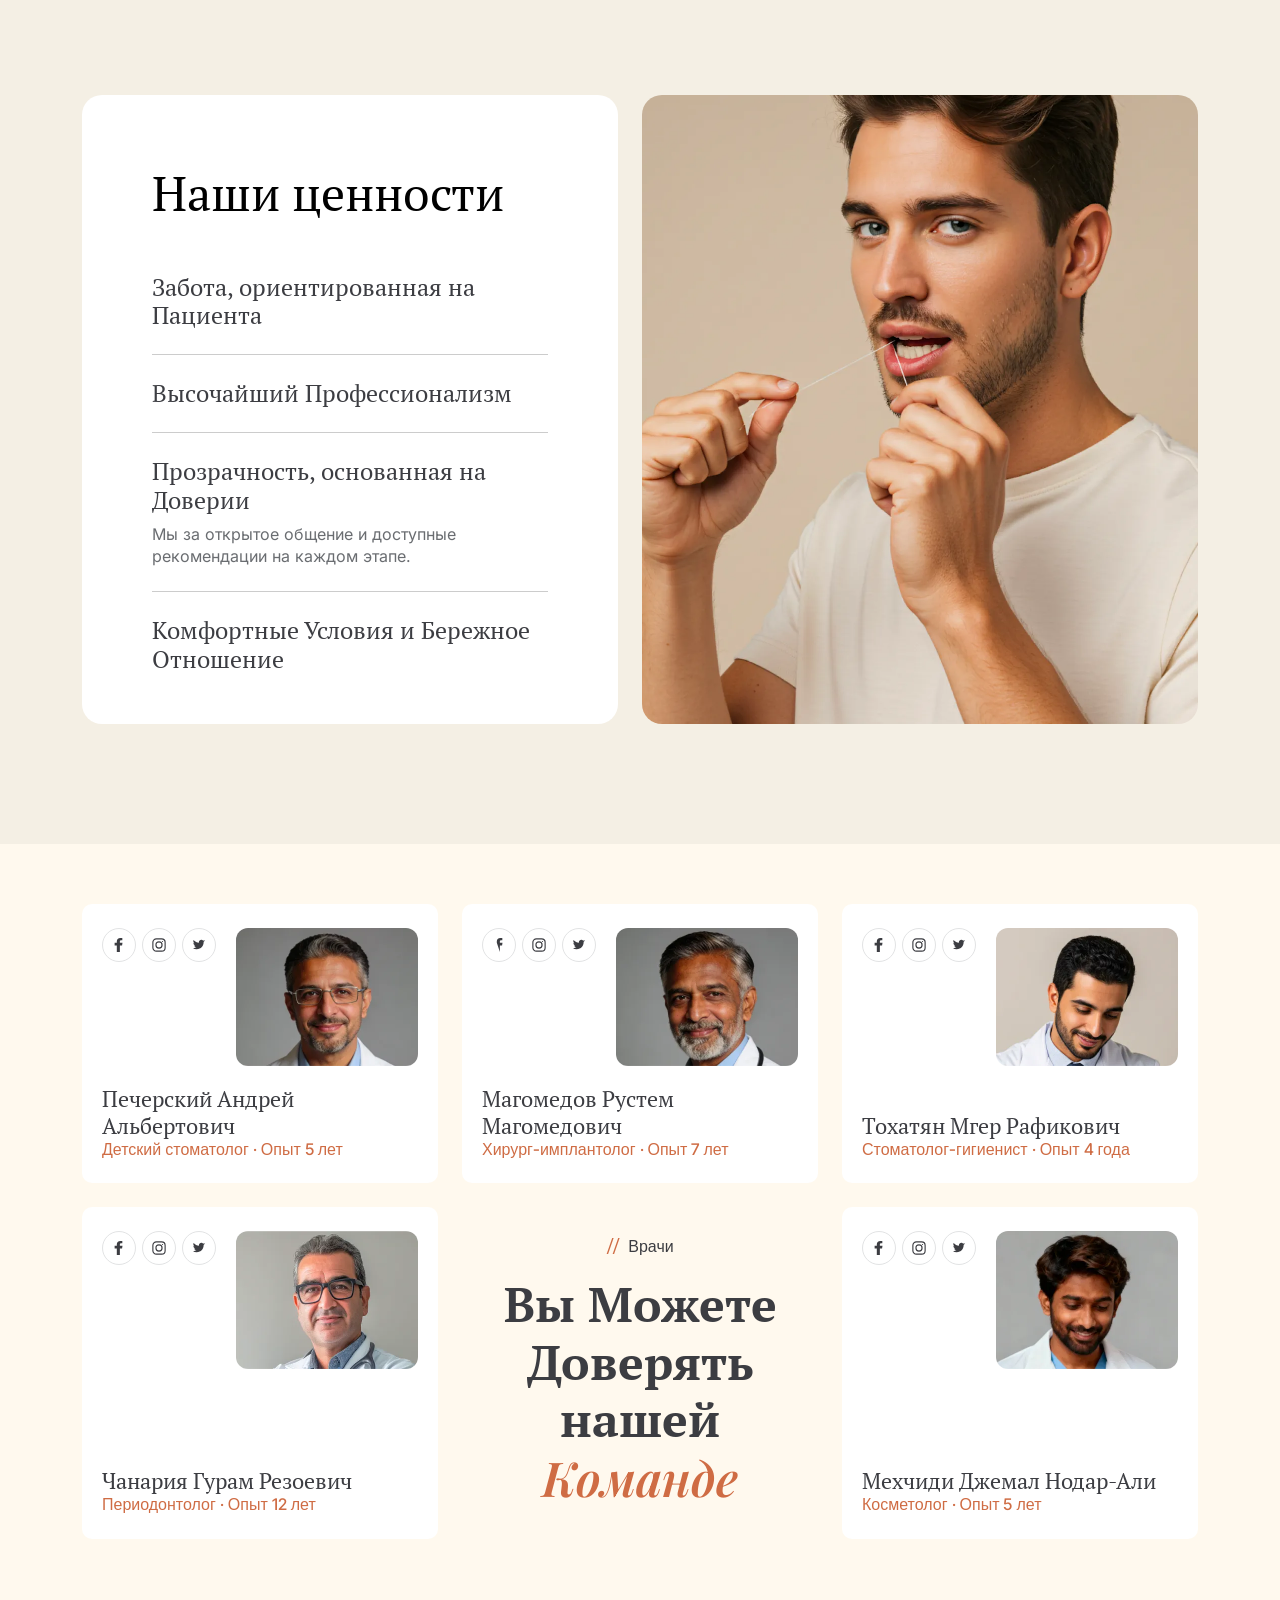
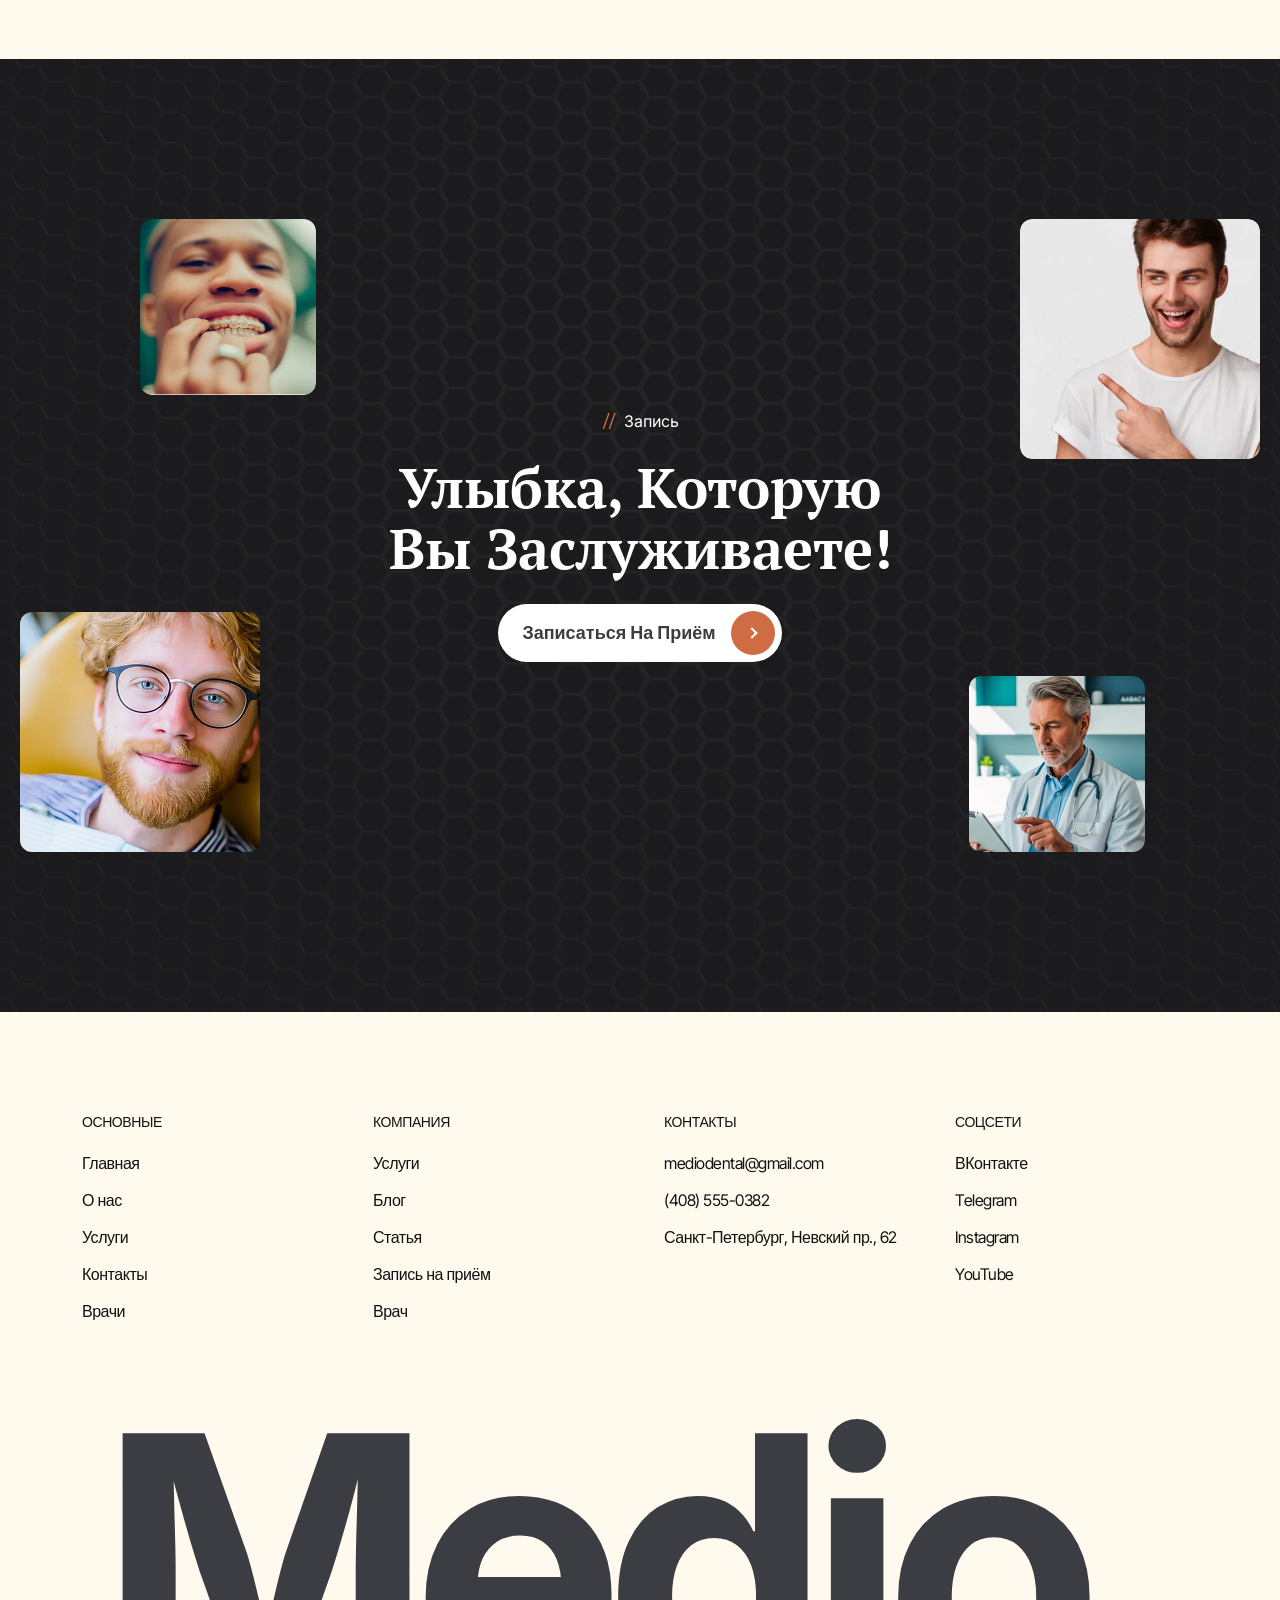
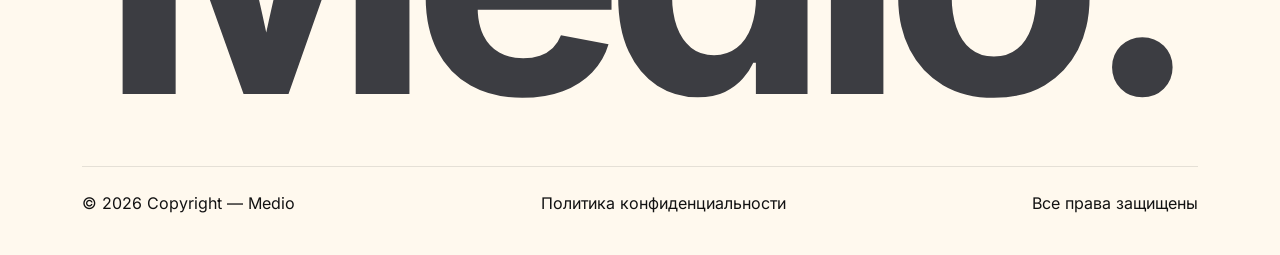
<file: about.html>
<!doctype html>
<html lang="ru">
  <head>
    <meta charset="UTF-8" />
    <meta name="viewport" content="width=device-width, initial-scale=1.0" />
    <link rel="stylesheet" href="./css/reset.css" />
    <link rel="stylesheet" href="./css/fonts.css" />
    <link rel="stylesheet" href="./libs/bootstrap/css/bootstrap.min.css" />
    <link rel="stylesheet" href="./css/style.css" />
    <title>О нас</title>
  </head>
  <body class="d-flex flex-column min-vh-100">
    <header class="header">
      <nav class="navbar navbar-expand-xl navbar--sticky">
        <div class="container">
          <!-- Логотип -->
          <a href="#" class="navbar-brand">Medio.</a>
          <button
            class="navbar-toggler"
            type="button"
            data-bs-toggle="collapse"
            data-bs-target="#mainMenu"
            aria-controls="mainMenu"
            aria-expanded="false"
            aria-label="Переключить навигацию"
          >
            <span class="navbar-toggler-icon"></span>
          </button>
          <div class="collapse navbar-collapse" id="mainMenu">
            <ul class="navbar-nav mx-auto">
              <li><a class="nav-link" href="index.html">Главная</a></li>
              <li><a class="nav-link" href="#about">О нас</a></li>
              <li><a class="nav-link" href="services.html">Услуги</a></li>
              <li><a class="nav-link" href="blog.html">Блог</a></li>
            </ul>
            <a href="contact.html" class="btn-contact">Связаться с нами</a>
          </div>
        </div>
      </nav>
    </header>
    <main class="flex-grow-1">
      <section class="page-hero">
        <div class="container">
          <div class="page-hero__content">
            <h1 class="page-hero__header">
              <span class="page-hero__header-accent">Наша Миссия</span> —
              Сделать Вашу Улыбку Неотразимой
            </h1>
            <p class="page-hero__desc">
              Используем современные технологии, чтобы обеспечить точную
              диагностику, индивидуальный план лечения и бережную заботу.
            </p>
            <nav class="page-hero__crumbs" aria-label="Хлебные крошки">
              <a href="index.html">Главная</a>
              <span aria-hidden="true">/</span>
              <span>О нас</span>
            </nav>
          </div>
        </div>
      </section>

      <section class="about-page">
        <div class="container">
          <!-- Большое фото -->
          <div class="about-page__cover" aria-hidden="true"></div>

          <!-- Trusted Partners -->
          <div class="about-page__partners">
            <h2 class="about-page__partners-title">Наши партнёры</h2>
            <div class="row g-4">
              <div class="col-6 col-lg-3">
                <div class="partner-card">
                  <img
                    src="./assets/images/partner1.webp"
                    alt="Партнёр 1"
                    class="partner-card__logo"
                  />
                </div>
              </div>
              <div class="col-6 col-lg-3">
                <div class="partner-card">
                  <img
                    src="./assets/images/partner2.webp"
                    alt="Партнёр 2"
                    class="partner-card__logo"
                  />
                </div>
              </div>
              <div class="col-6 col-lg-3">
                <div class="partner-card">
                  <img
                    src="./assets/images/partner3.webp"
                    alt="Партнёр 3"
                    class="partner-card__logo"
                  />
                </div>
              </div>
              <div class="col-6 col-lg-3">
                <div class="partner-card">
                  <img
                    src="./assets/images/partner4.webp"
                    alt="Партнёр 4"
                    class="partner-card__logo"
                  />
                </div>
              </div>
            </div>
          </div>
        </div>
      </section>
      <section class="values">
        <div class="container">
          <div class="values__inner">
            <!-- Левая — белая карточка -->
            <div class="values__card">
              <h2 class="values__title">Наши ценности</h2>

              <ul class="values__list">
                <li class="values__item">
                  <h3 class="values__item-title">
                    Забота, ориентированная на Пациента
                  </h3>
                </li>
                <li class="values__item">
                  <h3 class="values__item-title">Высочайший Профессионализм</h3>
                </li>
                <li class="values__item">
                  <h3 class="values__item-title">
                    Прозрачность, основанная на Доверии
                  </h3>
                  <p class="values__item-desc">
                    Мы за открытое общение и доступные рекомендации на каждом
                    этапе.
                  </p>
                </li>
                <li class="values__item">
                  <h3 class="values__item-title">
                    Комфортные Условия и Бережное Отношение
                  </h3>
                </li>
              </ul>
            </div>

            <!-- Правая — фото -->
            <div class="values__photo" aria-hidden="true"></div>
          </div>
        </div>
      </section>
      <section class="doctors">
        <div class="container">
          <div class="row g-4">
            <!-- 6 карточек -->
            <div class="col-12 col-md-6 col-lg-4">
              <article class="doctor-card">
                <div class="doctor-card__top">
                  <div class="doctor-card__socials">
                    <a
                      href="#"
                      class="doctor-card__social"
                      aria-label="Facebook"
                    >
                      <svg
                        width="14"
                        height="14"
                        viewBox="0 0 16 16"
                        fill="currentColor"
                      >
                        <path
                          d="M9 16V8.5h2.5l.5-3H9V4c0-.8.3-1.5 1.5-1.5h1.3V.1C11.5 0 10.5 0 9.5 0 7 0 5.5 1.5 5.5 4v1.5H3v3h2.5V16h3.5z"
                        />
                      </svg>
                    </a>
                    <a
                      href="#"
                      class="doctor-card__social"
                      aria-label="Instagram"
                    >
                      <svg
                        width="14"
                        height="14"
                        viewBox="0 0 16 16"
                        fill="none"
                        stroke="currentColor"
                        stroke-width="1.3"
                      >
                        <rect x="1" y="1" width="14" height="14" rx="4" />
                        <circle cx="8" cy="8" r="3.5" />
                        <circle
                          cx="12"
                          cy="4"
                          r="0.7"
                          fill="currentColor"
                          stroke="none"
                        />
                      </svg>
                    </a>
                    <a
                      href="#"
                      class="doctor-card__social"
                      aria-label="Twitter"
                    >
                      <svg
                        width="14"
                        height="14"
                        viewBox="0 0 16 16"
                        fill="currentColor"
                      >
                        <path
                          d="M15 3.5c-.5.2-1 .4-1.6.4.6-.3 1-.9 1.2-1.5-.5.3-1.1.5-1.8.7C12.3 2.5 11.5 2 10.7 2c-1.5 0-2.8 1.2-2.8 2.8 0 .2 0 .4.1.6C5.7 5.3 3.4 4.1 1.9 2.3c-.3.4-.4.9-.4 1.4 0 1 .5 1.8 1.2 2.3-.4 0-.8-.1-1.2-.3v.1c0 1.3 1 2.5 2.2 2.7-.2.1-.5.1-.7.1-.2 0-.3 0-.5-.1.3 1.1 1.4 1.9 2.6 1.9-1 .8-2.2 1.2-3.5 1.2H1c1.2.8 2.7 1.3 4.3 1.3 5.2 0 8-4.3 8-8v-.4c.6-.4 1-.9 1.4-1.5z"
                        />
                      </svg>
                    </a>
                  </div>
                  <div
                    class="doctor-card__photo doctor-card__photo--1"
                    aria-hidden="true"
                  ></div>
                </div>
                <div class="doctor-card__info">
                  <a href="doctor-page.html" class="doctor-card__name-link"
                    >Печерский Андрей Альбертович</a
                  >
                  <p class="doctor-card__role">
                    Детский стоматолог · Опыт 5 лет
                  </p>
                </div>
              </article>
            </div>
            <div class="col-12 col-md-6 col-lg-4">
              <article class="doctor-card">
                <div class="doctor-card__top">
                  <div class="doctor-card__socials">
                    <a
                      href="#"
                      class="doctor-card__social"
                      aria-label="Facebook"
                    >
                      <svg
                        width="14"
                        height="14"
                        viewBox="0 0 16 16"
                        fill="currentColor"
                      >
                        <path
                          d="M9 16V8.5h2.5l.5-3H9V4c0-.8.3-1.5 1.5-1.5h1.3V.1C11.5 0 10.5 0 9.5 0 7 0 5.5 1.5 5.5 4v1.5av3h2.5V16a.5z"
                        />
                      </svg>
                    </a>
                    <a
                      href="#"
                      class="doctor-card__social"
                      aria-label="Instagram"
                    >
                      <svg
                        width="14"
                        height="14"
                        viewBox="0 0 16 16"
                        fill="none"
                        stroke="currentColor"
                        stroke-width="1.3"
                      >
                        <rect x="1" y="1" width="14" height="14" rx="4" />
                        <circle cx="8" cy="8" r="3.5" />
                        <circle
                          cx="12"
                          cy="4"
                          r="0.7"
                          fill="currentColor"
                          stroke="none"
                        />
                      </svg>
                    </a>
                    <a
                      href="#"
                      class="doctor-card__social"
                      aria-label="Twitter"
                    >
                      <svg
                        width="14"
                        height="14"
                        viewBox="0 0 16 16"
                        fill="currentColor"
                      >
                        <path
                          d="M15 3.5c-.5.2-1 .4-1.6.4.6-.3 1-.9 1.2-1.5-.5.3-1.1.5-1.8.7C12.3 2.5 11.5 2 10.7 2c-1.5 0-2.8 1.2-2.8 2.8 0 .2 0 .4.1.6C5.7 5.3 3.4 4.1 1.9 2.3c-.3.4-.4.9-.4 1.4 0 1 .5 1.8 1.2 2.3-.4 0-.8-.1-1.2-.3v.1c0 1.3 1 2.5 2.2 2.7-.2.1-.5.1-.7.1-.2 0-.3 0-.5-.1.3 1.1 1.4 1.9 2.6 1.9-1 .8-2.2 1.2-3.5 1.2H1c1.2.8 2.7 1.3 4.3 1.3 5.2 0 8-4.3 8-8v-.4c.6-.4 1-.9 1.4-1.5z"
                        />
                      </svg>
                    </a>
                  </div>
                  <div
                    class="doctor-card__photo doctor-card__photo--2"
                    aria-hidden="true"
                  ></div>
                </div>
                <div class="doctor-card__info">
                  <a href="doctor-page.html" class="doctor-card__name-link"
                    >Магомедов Рустем Магомедович</a
                  >
                  <p class="doctor-card__role">
                    Хирург-имплантолог · Опыт 7 лет
                  </p>
                </div>
              </article>
            </div>
            <div class="col-12 col-md-6 col-lg-4">
              <article class="doctor-card">
                <div class="doctor-card__top">
                  <div class="doctor-card__socials">
                    <a
                      href="#"
                      class="doctor-card__social"
                      aria-label="Facebook"
                    >
                      <svg
                        width="14"
                        height="14"
                        viewBox="0 0 16 16"
                        fill="currentColor"
                      >
                        <path
                          d="M9 16V8.5h2.5l.5-3H9V4c0-.8.3-1.5 1.5-1.5h1.3V.1C11.5 0 10.5 0 9.5 0 7 0 5.5 1.5 5.5 4v1.5H3v3h2.5V16h3.5z"
                        />
                      </svg>
                    </a>
                    <a
                      href="#"
                      class="doctor-card__social"
                      aria-label="Instagram"
                    >
                      <svg
                        width="14"
                        height="14"
                        viewBox="0 0 16 16"
                        fill="none"
                        stroke="currentColor"
                        stroke-width="1.3"
                      >
                        <rect x="1" y="1" width="14" height="14" rx="4" />
                        <circle cx="8" cy="8" r="3.5" />
                        <circle
                          cx="12"
                          cy="4"
                          r="0.7"
                          fill="currentColor"
                          stroke="none"
                        />
                      </svg>
                    </a>
                    <a
                      href="#"
                      class="doctor-card__social"
                      aria-label="Twitter"
                    >
                      <svg
                        width="14"
                        height="14"
                        viewBox="0 0 16 16"
                        fill="currentColor"
                      >
                        <path
                          d="M15 3.5c-.5.2-1 .4-1.6.4.6-.3 1-.9 1.2-1.5-.5.3-1.1.5-1.8.7C12.3 2.5 11.5 2 10.7 2c-1.5 0-2.8 1.2-2.8 2.8 0 .2 0 .4.1.6C5.7 5.3 3.4 4.1 1.9 2.3c-.3.4-.4.9-.4 1.4 0 1 .5 1.8 1.2 2.3-.4 0-.8-.1-1.2-.3v.1c0 1.3 1 2.5 2.2 2.7-.2.1-.5.1-.7.1-.2 0-.3 0-.5-.1.3 1.1 1.4 1.9 2.6 1.9-1 .8-2.2 1.2-3.5 1.2H1c1.2.8 2.7 1.3 4.3 1.3 5.2 0 8-4.3 8-8v-.4c.6-.4 1-.9 1.4-1.5z"
                        />
                      </svg>
                    </a>
                  </div>
                  <div
                    class="doctor-card__photo doctor-card__photo--3"
                    aria-hidden="true"
                  ></div>
                </div>
                <div class="doctor-card__info">
                  <a href="doctor-page.html" class="doctor-card__name-link"
                    >Тохатян Мгер Рафикович</a
                  >
                  <p class="doctor-card__role">
                    Стоматолог-гигиенист · Опыт 4 года
                  </p>
                </div>
              </article>
            </div>
            <div class="col-12 col-md-6 col-lg-4">
              <article class="doctor-card">
                <div class="doctor-card__top">
                  <div class="doctor-card__socials">
                    <a
                      href="#"
                      class="doctor-card__social"
                      aria-label="Facebook"
                    >
                      <svg
                        width="14"
                        height="14"
                        viewBox="0 0 16 16"
                        fill="currentColor"
                      >
                        <path
                          d="M9 16V8.5h2.5l.5-3H9V4c0-.8.3-1.5 1.5-1.5h1.3V.1C11.5 0 10.5 0 9.5 0 7 0 5.5 1.5 5.5 4v1.5H3v3h2.5V16h3.5z"
                        />
                      </svg>
                    </a>
                    <a
                      href="#"
                      class="doctor-card__social"
                      aria-label="Instagram"
                    >
                      <svg
                        width="14"
                        height="14"
                        viewBox="0 0 16 16"
                        fill="none"
                        stroke="currentColor"
                        stroke-width="1.3"
                      >
                        <rect x="1" y="1" width="14" height="14" rx="4" />
                        <circle cx="8" cy="8" r="3.5" />
                        <circle
                          cx="12"
                          cy="4"
                          r="0.7"
                          fill="currentColor"
                          stroke="none"
                        />
                      </svg>
                    </a>
                    <a
                      href="#"
                      class="doctor-card__social"
                      aria-label="Twitter"
                    >
                      <svg
                        width="14"
                        height="14"
                        viewBox="0 0 16 16"
                        fill="currentColor"
                      >
                        <path
                          d="M15 3.5c-.5.2-1 .4-1.6.4.6-.3 1-.9 1.2-1.5-.5.3-1.1.5-1.8.7C12.3 2.5 11.5 2 10.7 2c-1.5 0-2.8 1.2-2.8 2.8 0 .2 0 .4.1.6C5.7 5.3 3.4 4.1 1.9 2.3c-.3.4-.4.9-.4 1.4 0 1 .5 1.8 1.2 2.3-.4 0-.8-.1-1.2-.3v.1c0 1.3 1 2.5 2.2 2.7-.2.1-.5.1-.7.1-.2 0-.3 0-.5-.1.3 1.1 1.4 1.9 2.6 1.9-1 .8-2.2 1.2-3.5 1.2H1c1.2.8 2.7 1.3 4.3 1.3 5.2 0 8-4.3 8-8v-.4c.6-.4 1-.9 1.4-1.5z"
                        />
                      </svg>
                    </a>
                  </div>
                  <div
                    class="doctor-card__photo doctor-card__photo--4"
                    aria-hidden="true"
                  ></div>
                </div>
                <div class="doctor-card__info">
                  <a href="doctor-page.html" class="doctor-card__name-link"
                    >Чанария Гурам Резоевич</a
                  >
                  <p class="doctor-card__role">Периодонтолог · Опыт 12 лет</p>
                </div>
              </article>
            </div>
            <div class="col-12 col-md-6 col-lg-4">
              <div class="doctors-slogan">
                <div class="doctors-slogan__badge">
                  <span class="doctors-slogan__slash">//</span>
                  <span>Врачи</span>
                </div>
                <h2 class="doctors-slogan__title">
                  Вы Можете Доверять нашей
                  <span class="doctors-slogan__title-accent">Команде</span>
                </h2>
              </div>
            </div>
            <div class="col-12 col-md-6 col-lg-4">
              <article class="doctor-card">
                <div class="doctor-card__top">
                  <div class="doctor-card__socials">
                    <a
                      href="#"
                      class="doctor-card__social"
                      aria-label="Facebook"
                    >
                      <svg
                        width="14"
                        height="14"
                        viewBox="0 0 16 16"
                        fill="currentColor"
                      >
                        <path
                          d="M9 16V8.5h2.5l.5-3H9V4c0-.8.3-1.5 1.5-1.5h1.3V.1C11.5 0 10.5 0 9.5 0 7 0 5.5 1.5 5.5 4v1.5H3v3h2.5V16h3.5z"
                        />
                      </svg>
                    </a>
                    <a
                      href="#"
                      class="doctor-card__social"
                      aria-label="Instagram"
                    >
                      <svg
                        width="14"
                        height="14"
                        viewBox="0 0 16 16"
                        fill="none"
                        stroke="currentColor"
                        stroke-width="1.3"
                      >
                        <rect x="1" y="1" width="14" height="14" rx="4" />
                        <circle cx="8" cy="8" r="3.5" />
                        <circle
                          cx="12"
                          cy="4"
                          r="0.7"
                          fill="currentColor"
                          stroke="none"
                        />
                      </svg>
                    </a>
                    <a
                      href="#"
                      class="doctor-card__social"
                      aria-label="Twitter"
                    >
                      <svg
                        width="14"
                        height="14"
                        viewBox="0 0 16 16"
                        fill="currentColor"
                      >
                        <path
                          d="M15 3.5c-.5.2-1 .4-1.6.4.6-.3 1-.9 1.2-1.5-.5.3-1.1.5-1.8.7C12.3 2.5 11.5 2 10.7 2c-1.5 0-2.8 1.2-2.8 2.8 0 .2 0 .4.1.6C5.7 5.3 3.4 4.1 1.9 2.3c-.3.4-.4.9-.4 1.4 0 1 .5 1.8 1.2 2.3-.4 0-.8-.1-1.2-.3v.1c0 1.3 1 2.5 2.2 2.7-.2.1-.5.1-.7.1-.2 0-.3 0-.5-.1.3 1.1 1.4 1.9 2.6 1.9-1 .8-2.2 1.2-3.5 1.2H1c1.2.8 2.7 1.3 4.3 1.3 5.2 0 8-4.3 8-8v-.4c.6-.4 1-.9 1.4-1.5z"
                        />
                      </svg>
                    </a>
                  </div>
                  <div
                    class="doctor-card__photo doctor-card__photo--6"
                    aria-hidden="true"
                  ></div>
                </div>
                <div class="doctor-card__info">
                  <a href="doctor-page.html" class="doctor-card__name-link"
                    >Мехчиди Джемал Нодар-Али</a
                  >
                  <p class="doctor-card__role">Косметолог · Опыт 5 лет</p>
                </div>
              </article>
            </div>
          </div>
        </div>
      </section>
      <section class="cta">
        <div class="cta__bg" aria-hidden="true"></div>

        <div class="cta__inner">
          <div class="cta__content">
            <div class="cta__badge d-flex align-items-center gap-2">
              <span class="cta__badge-slash">//</span>
              <span>Запись</span>
            </div>
            <h2 class="cta__header">Улыбка, Которую Вы Заслуживаете!</h2>
            <a href="appointment.html" class="cta__btn">
              <span>Записаться На Приём</span>
              <span class="cta__btn-circle" aria-hidden="true"></span>
            </a>
          </div>

          <div class="cta__photo cta__photo--1" aria-hidden="true"></div>
          <div class="cta__photo cta__photo--2" aria-hidden="true"></div>
          <div class="cta__photo cta__photo--3" aria-hidden="true"></div>
          <div class="cta__photo cta__photo--4" aria-hidden="true"></div>
        </div>
      </section>
    </main>
    <footer class="footer">
      <div class="container">
        <div class="row g-4 g-lg-5 footer__top">
          <!-- Колонка 1 -->
          <div class="col-6 col-md-3">
            <h3 class="footer__label">Основные</h3>
            <ul class="footer__list">
              <li><a href="index.html" class="footer__link">Главная</a></li>
              <li><a href="./" class="footer__link">О нас</a></li>
              <li><a href="services.html" class="footer__link">Услуги</a></li>
              <li><a href="contact.html" class="footer__link">Контакты</a></li>
              <li><a href="doctors.html" class="footer__link">Врачи</a></li>
            </ul>
          </div>

          <!-- Колонка 2 -->
          <div class="col-6 col-md-3">
            <h3 class="footer__label">Компания</h3>
            <ul class="footer__list">
              <li>
                <a href="service-page.html" class="footer__link">Услуги</a>
              </li>
              <li><a href="blog.html" class="footer__link">Блог</a></li>
              <li>
                <a href="single-post.html" class="footer__link">Статья</a>
              </li>
              <li>
                <a href="appointment.html" class="footer__link"
                  >Запись на приём</a
                >
              </li>
              <li><a href="doctor-page.html" class="footer__link">Врач</a></li>
            </ul>
          </div>

          <!-- Колонка 3 -->
          <div class="col-6 col-md-3">
            <h3 class="footer__label">Контакты</h3>
            <ul class="footer__list">
              <li>
                <a href="mailto:mediodental@gmail.com" class="footer__link"
                  >mediodental@gmail.com</a
                >
              </li>
              <li>
                <a href="tel:+74085550382" class="footer__link"
                  >(408) 555-0382</a
                >
              </li>
              <li>
                <span class="footer__link"
                  >Санкт-Петербург, Невский пр., 62</span
                >
              </li>
            </ul>
          </div>

          <!-- Колонка 4 -->
          <div class="col-6 col-md-3">
            <h3 class="footer__label">Соцсети</h3>
            <ul class="footer__list">
              <li><a href="#" class="footer__link">ВКонтакте</a></li>
              <li><a href="#" class="footer__link">Telegram</a></li>
              <li><a href="#" class="footer__link">Instagram</a></li>
              <li><a href="#" class="footer__link">YouTube</a></li>
            </ul>
          </div>
        </div>

        <!-- Гигантский лого -->
        <div class="footer__watermark" aria-hidden="true">Medio.</div>

        <!-- Копирайт -->
        <div class="footer__bottom">
          <span>© 2026 Copyright — Medio</span>
          <a href="privacy.html" class="footer__bottom-link"
            >Политика конфиденциальности</a
          >
          <span>Все права защищены</span>
        </div>
      </div>
    </footer>
    <script src="./libs/bootstrap/js/bootstrap.bundle.min.js"></script>
    <script src="./js/main.js"></script>
  </body>
</html>
</file>
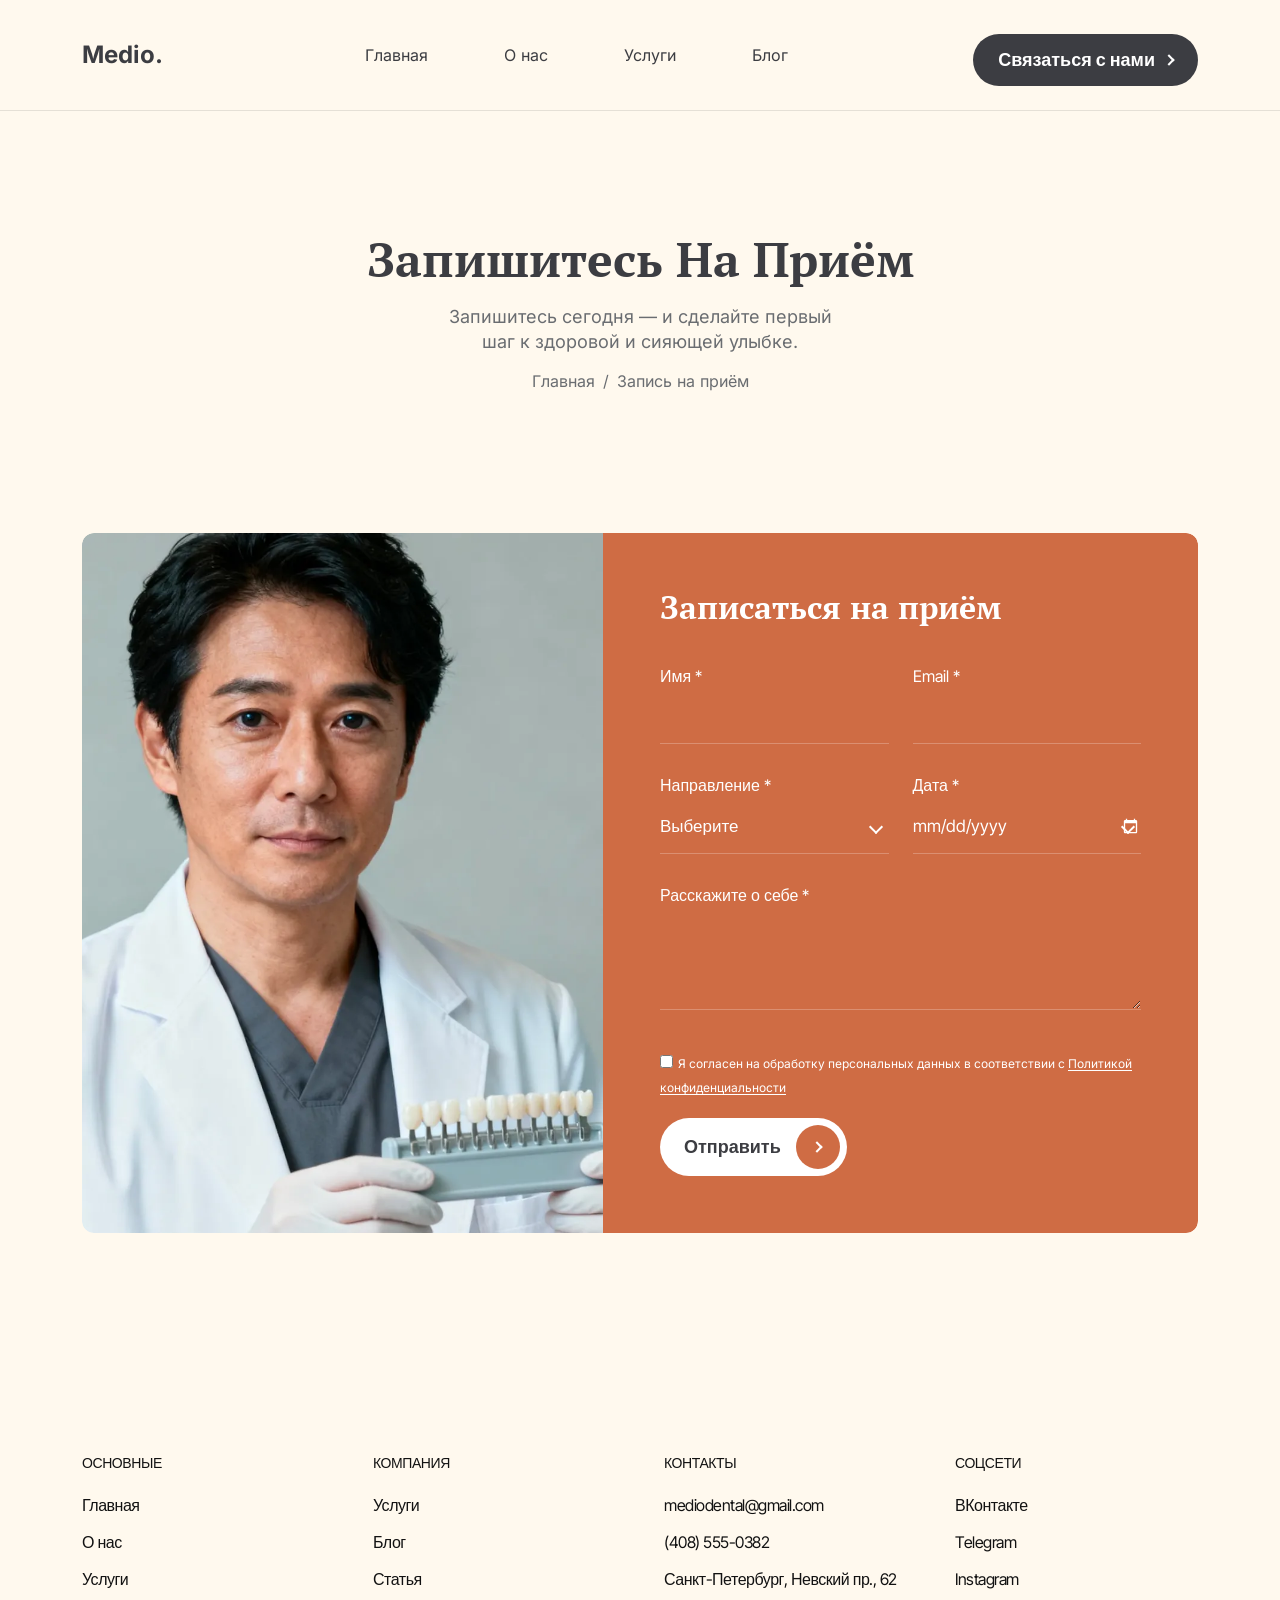
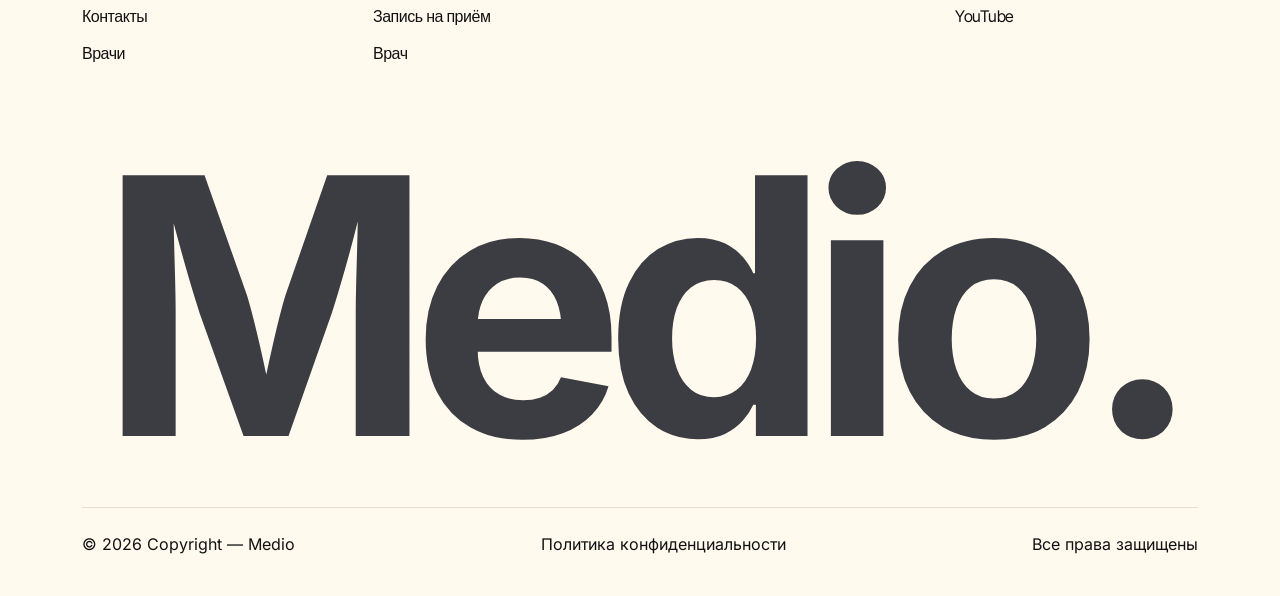
<file: appointment.html>
<!doctype html>
<html lang="ru">
  <head>
    <meta charset="UTF-8" />
    <meta name="viewport" content="width=device-width, initial-scale=1.0" />
    <link rel="stylesheet" href="./css/reset.css" />
    <link rel="stylesheet" href="./css/fonts.css" />
    <link rel="stylesheet" href="./libs/bootstrap/css/bootstrap.min.css" />
    <link rel="stylesheet" href="./css/style.css" />
    <title>Записаться на приём</title>
  </head>
  <body class="d-flex flex-column min-vh-100">
    <header class="header">
      <nav class="navbar navbar-expand-xl navbar--sticky">
        <div class="container">
          <!-- Логотип -->
          <a href="#" class="navbar-brand">Medio.</a>
          <button
            class="navbar-toggler"
            type="button"
            data-bs-toggle="collapse"
            data-bs-target="#mainMenu"
            aria-controls="mainMenu"
            aria-expanded="false"
            aria-label="Переключить навигацию"
          >
            <span class="navbar-toggler-icon"></span>
          </button>
          <div class="collapse navbar-collapse" id="mainMenu">
            <ul class="navbar-nav mx-auto">
              <li><a class="nav-link" href="index.html">Главная</a></li>
              <li><a class="nav-link" href="about.html">О нас</a></li>
              <li><a class="nav-link" href="services.html">Услуги</a></li>
              <li><a class="nav-link" href="blog.html">Блог</a></li>
            </ul>
            <a href="contact.html" class="btn-contact">Связаться с нами</a>
          </div>
        </div>
      </nav>
    </header>
    <main class="flex-grow-1">
      <!-- Заголовок + крошки -->
      <section class="page-hero">
        <div class="container">
          <div class="page-hero__content">
            <h1 class="page-hero__header">Запишитесь На Приём</h1>
            <p class="page-hero__desc">
              Запишитесь сегодня — и сделайте первый шаг к здоровой и сияющей
              улыбке.
            </p>
            <nav class="page-hero__crumbs" aria-label="Хлебные крошки">
              <a href="index.html">Главная</a>
              <span aria-hidden="true">/</span>
              <span>Запись на приём</span>
            </nav>
          </div>
        </div>
      </section>

      <!-- Двухколоночный блок: фото + форма -->
      <section class="appointment">
        <div class="container">
          <div class="appointment__inner">
            <!-- Левая колонка — фото -->
            <div class="appointment__photo" aria-hidden="true"></div>

            <!-- Правая колонка — форма -->
            <div class="appointment__form-wrap">
              <h2 class="appointment__title">Записаться на приём</h2>
              <form
                class="appointment__form"
                id="appointmentForm"
                action="#"
                method="post"
                novalidate
              >
                <div class="appointment__fields">
                  <div class="appointment__field">
                    <label for="name" class="appointment__label">Имя *</label>
                    <input
                      type="text"
                      id="name"
                      name="name"
                      class="appointment__input"
                      required
                    />
                  </div>

                  <div class="appointment__field">
                    <label for="email" class="appointment__label"
                      >Email *</label
                    >
                    <input
                      type="email"
                      id="email"
                      name="email"
                      class="appointment__input"
                      required
                    />
                  </div>

                  <div class="appointment__field">
                    <label for="department" class="appointment__label"
                      >Направление *</label
                    >
                    <div class="appointment__select-wrap">
                      <select
                        id="department"
                        name="department"
                        class="appointment__select"
                        required
                      >
                        <option value="">Выберите</option>
                        <option value="therapy">Терапия</option>
                        <option value="ortho">Ортодонтия</option>
                        <option value="surgery">Хирургия</option>
                        <option value="cosmetic">Эстетика</option>
                      </select>
                    </div>
                  </div>

                  <div class="appointment__field">
                    <label for="date" class="appointment__label">Дата *</label>
                    <div class="appointment__select-wrap">
                      <input
                        type="date"
                        id="date"
                        name="date"
                        class="appointment__input"
                        required
                      />
                    </div>
                  </div>

                  <div class="appointment__field appointment__field--full">
                    <label for="message" class="appointment__label"
                      >Расскажите о себе *</label
                    >
                    <textarea
                      id="message"
                      name="message"
                      class="appointment__input appointment__textarea"
                      rows="3"
                      required
                    ></textarea>
                  </div>
                </div>
                <div class="appointment__field appointment__field--full">
                  <label class="form-consent">
                    <input
                      type="checkbox"
                      name="consent"
                      class="form-consent__input"
                      required
                    />
                    <span class="form-consent__text">
                      Я согласен на обработку персональных данных в соответствии
                      с
                      <a href="privacy.html" target="_blank"
                        >Политикой конфиденциальности</a
                      >
                    </span>
                  </label>
                </div>
                <button type="submit" class="appointment__btn">
                  <span>Отправить</span>
                  <span
                    class="appointment__btn-circle"
                    aria-hidden="true"
                  ></span>
                </button>
              </form>
              <div class="form-message" id="appointmentMessage" hidden></div>
            </div>
          </div>
        </div>
      </section>
    </main>
    <footer class="footer">
      <div class="container">
        <div class="row g-4 g-lg-5 footer__top">
          <!-- Колонка 1 -->
          <div class="col-6 col-md-3">
            <h3 class="footer__label">Основные</h3>
            <ul class="footer__list">
              <li><a href="index.html" class="footer__link">Главная</a></li>
              <li><a href="about.html" class="footer__link">О нас</a></li>
              <li><a href="services.html" class="footer__link">Услуги</a></li>
              <li><a href="contact.html" class="footer__link">Контакты</a></li>
              <li><a href="doctors.html" class="footer__link">Врачи</a></li>
            </ul>
          </div>

          <!-- Колонка 2 -->
          <div class="col-6 col-md-3">
            <h3 class="footer__label">Компания</h3>
            <ul class="footer__list">
              <li>
                <a href="service-page.html" class="footer__link">Услуги</a>
              </li>
              <li><a href="blog.html" class="footer__link">Блог</a></li>
              <li>
                <a href="single-post.html" class="footer__link">Статья</a>
              </li>
              <li>
                <a href="appointment.html" class="footer__link"
                  >Запись на приём</a
                >
              </li>
              <li><a href="doctor-page.html" class="footer__link">Врач</a></li>
            </ul>
          </div>

          <!-- Колонка 3 -->
          <div class="col-6 col-md-3">
            <h3 class="footer__label">Контакты</h3>
            <ul class="footer__list">
              <li>
                <a href="mailto:mediodental@gmail.com" class="footer__link"
                  >mediodental@gmail.com</a
                >
              </li>
              <li>
                <a href="tel:+74085550382" class="footer__link"
                  >(408) 555-0382</a
                >
              </li>
              <li>
                <span class="footer__link"
                  >Санкт-Петербург, Невский пр., 62</span
                >
              </li>
            </ul>
          </div>

          <!-- Колонка 4 -->
          <div class="col-6 col-md-3">
            <h3 class="footer__label">Соцсети</h3>
            <ul class="footer__list">
              <li><a href="#" class="footer__link">ВКонтакте</a></li>
              <li><a href="#" class="footer__link">Telegram</a></li>
              <li><a href="#" class="footer__link">Instagram</a></li>
              <li><a href="#" class="footer__link">YouTube</a></li>
            </ul>
          </div>
        </div>

        <!-- Гигантский лого -->
        <div class="footer__watermark" aria-hidden="true">Medio.</div>

        <!-- Копирайт -->
        <div class="footer__bottom">
          <span>© 2026 Copyright — Medio</span>
          <a href="privacy.html" class="footer__bottom-link"
            >Политика конфиденциальности</a
          >
          <span>Все права защищены</span>
        </div>
      </div>
    </footer>
    <script src="./libs/bootstrap/js/bootstrap.bundle.min.js"></script>
    <script src="./js/main.js"></script>
  </body>
</html>
</file>
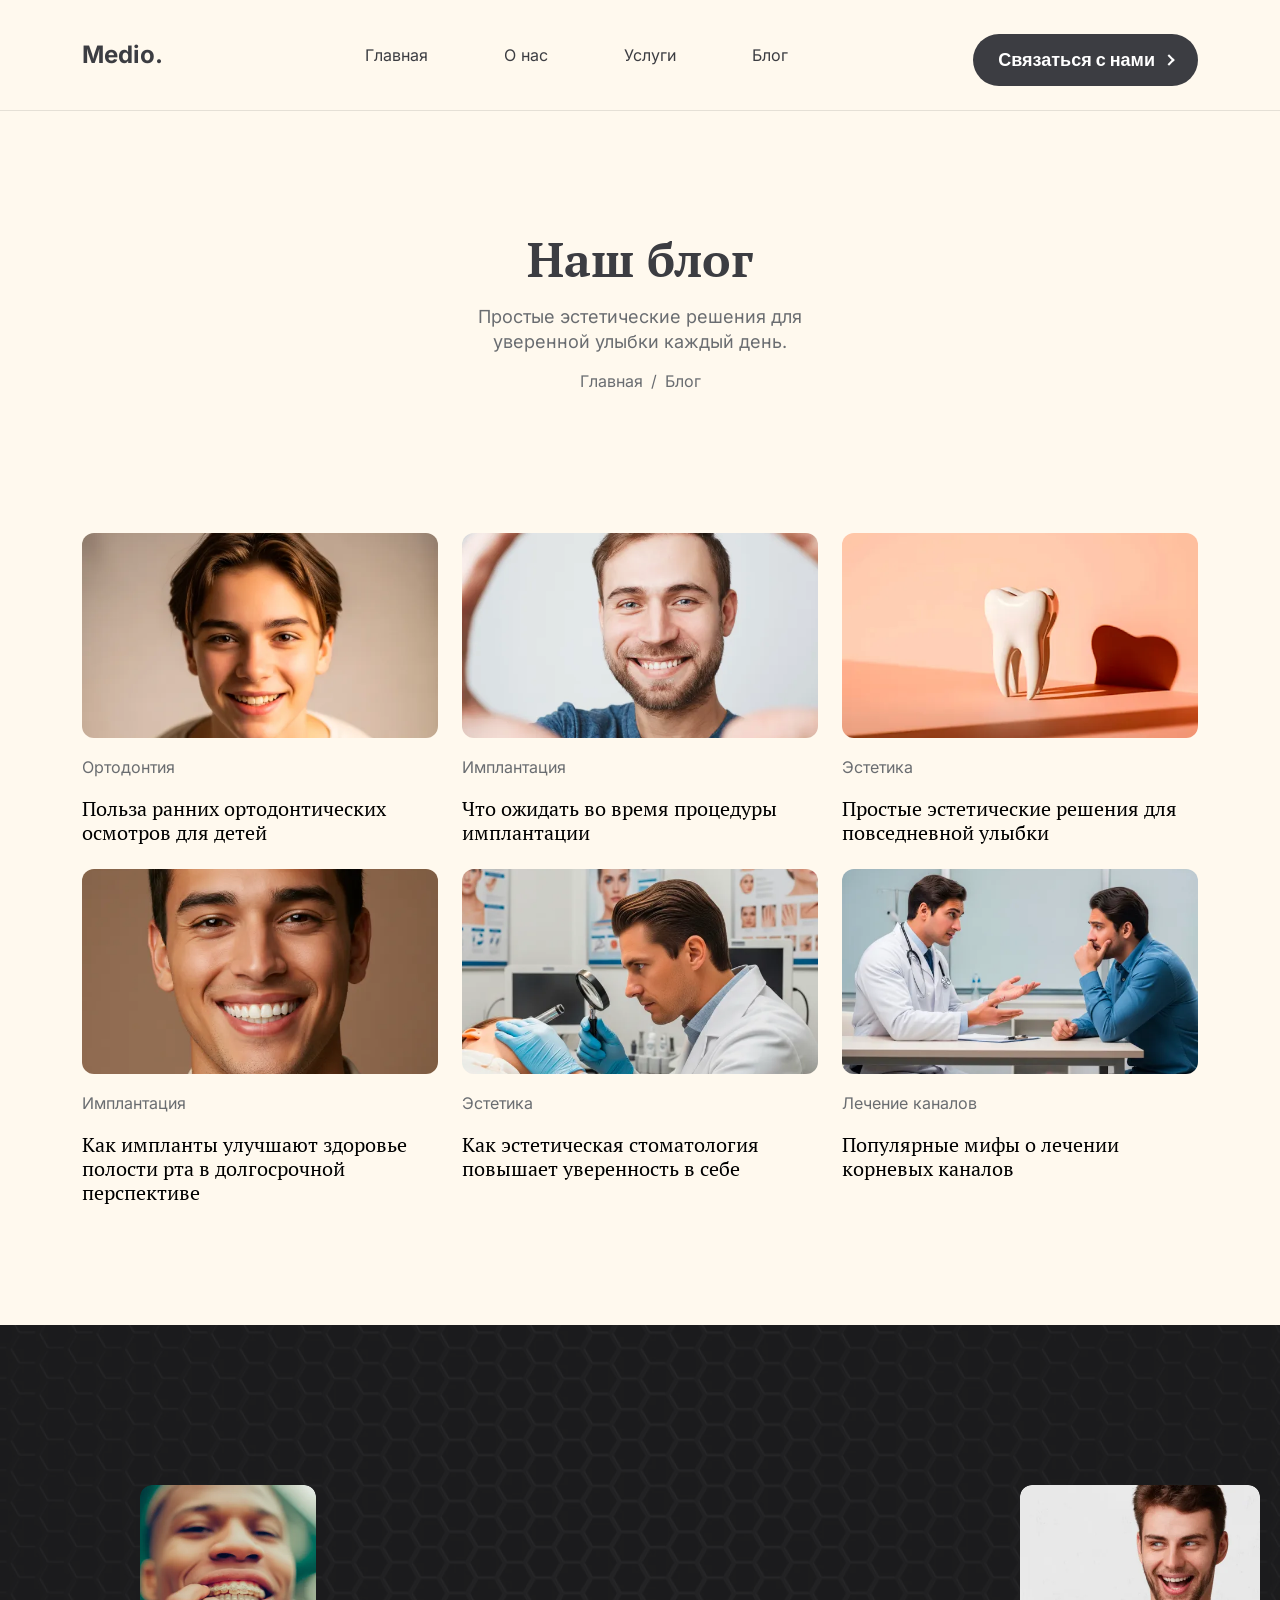
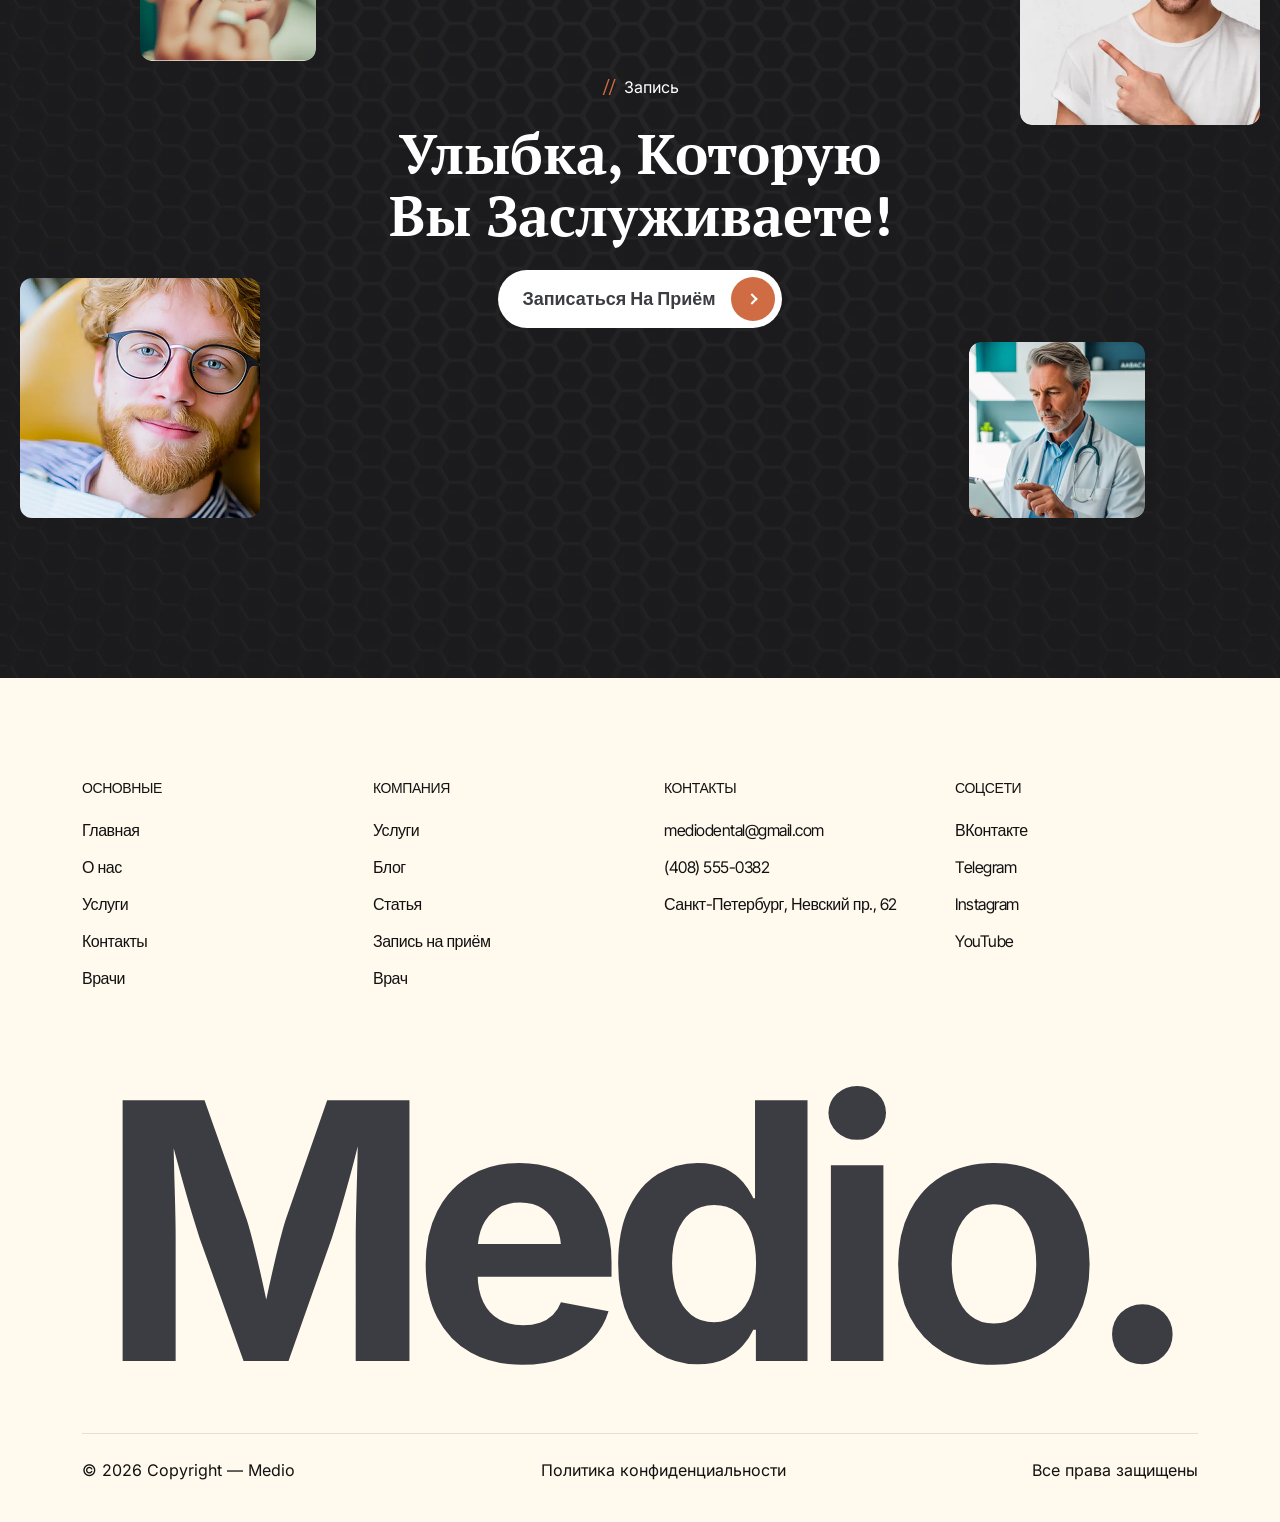
<file: blog.html>
<!doctype html>
<html lang="ru">
  <head>
    <meta charset="UTF-8" />
    <meta name="viewport" content="width=device-width, initial-scale=1.0" />
    <link rel="stylesheet" href="./css/reset.css" />
    <link rel="stylesheet" href="./css/fonts.css" />
    <link rel="stylesheet" href="./libs/bootstrap/css/bootstrap.min.css" />
    <link rel="stylesheet" href="./css/style.css" />
    <title>Блог Medio.</title>
  </head>
  <body class="d-flex flex-column min-vh-100">
    <header class="header">
      <nav class="navbar navbar-expand-xl navbar--sticky">
        <div class="container">
          <a href="#" class="navbar-brand">Medio.</a>
          <button
            class="navbar-toggler"
            type="button"
            data-bs-toggle="collapse"
            data-bs-target="#mainMenu"
            aria-controls="mainMenu"
            aria-expanded="false"
            aria-label="Переключить навигацию"
          >
            <span class="navbar-toggler-icon"></span>
          </button>
          <div class="collapse navbar-collapse" id="mainMenu">
            <ul class="navbar-nav mx-auto">
              <li><a class="nav-link" href="index.html">Главная</a></li>
              <li><a class="nav-link" href="about.html">О нас</a></li>
              <li><a class="nav-link" href="services.html">Услуги</a></li>
              <li><a class="nav-link" href="blog.html">Блог</a></li>
            </ul>
            <a href="contact.html" class="btn-contact">Связаться с нами</a>
          </div>
        </div>
      </nav>
    </header>
    <main class="flex-grow-1">
      <!-- Хлебные крошки + заголовок -->
      <section class="page-hero">
        <div class="container">
          <div class="page-hero__content">
            <h1 class="page-hero__header">Наш блог</h1>
            <p class="page-hero__desc">
              Простые эстетические решения для уверенной улыбки каждый день.
            </p>
            <nav class="page-hero__crumbs" aria-label="Хлебные крошки">
              <a href="index.html">Главная</a>
              <span aria-hidden="true">/</span>
              <span>Блог</span>
            </nav>
          </div>
        </div>
      </section>

      <!-- Сетка карточек -->
      <section class="blog-archive">
        <div class="container">
          <div class="row g-4">
            <div class="col-12 col-md-6 col-lg-4">
              <a href="single-post.html" class="post-card">
                <div class="post-card__img post-card__img--1"></div>
                <div class="post-card__info">
                  <span class="post-card__category">Ортодонтия</span>
                  <h3 class="post-card__title">
                    Польза ранних ортодонтических осмотров для детей
                  </h3>
                </div>
              </a>
            </div>

            <div class="col-12 col-md-6 col-lg-4">
              <a href="single-post.html" class="post-card">
                <div class="post-card__img post-card__img--2"></div>
                <div class="post-card__info">
                  <span class="post-card__category">Имплантация</span>
                  <h3 class="post-card__title">
                    Что ожидать во время процедуры имплантации
                  </h3>
                </div>
              </a>
            </div>

            <div class="col-12 col-md-6 col-lg-4">
              <a href="single-post.html" class="post-card">
                <div class="post-card__img post-card__img--3"></div>
                <div class="post-card__info">
                  <span class="post-card__category">Эстетика</span>
                  <h3 class="post-card__title">
                    Простые эстетические решения для повседневной улыбки
                  </h3>
                </div>
              </a>
            </div>

            <div class="col-12 col-md-6 col-lg-4">
              <a href="single-post.html" class="post-card">
                <div class="post-card__img post-card__img--4"></div>
                <div class="post-card__info">
                  <span class="post-card__category">Имплантация</span>
                  <h3 class="post-card__title">
                    Как импланты улучшают здоровье полости рта в долгосрочной
                    перспективе
                  </h3>
                </div>
              </a>
            </div>

            <div class="col-12 col-md-6 col-lg-4">
              <a href="single-post.html" class="post-card">
                <div class="post-card__img post-card__img--5"></div>
                <div class="post-card__info">
                  <span class="post-card__category">Эстетика</span>
                  <h3 class="post-card__title">
                    Как эстетическая стоматология повышает уверенность в себе
                  </h3>
                </div>
              </a>
            </div>

            <div class="col-12 col-md-6 col-lg-4">
              <a href="single-post.html" class="post-card">
                <div class="post-card__img post-card__img--6"></div>
                <div class="post-card__info">
                  <span class="post-card__category">Лечение каналов</span>
                  <h3 class="post-card__title">
                    Популярные мифы о лечении корневых каналов
                  </h3>
                </div>
              </a>
            </div>
          </div>
        </div>
      </section>
      <section class="cta">
        <div class="cta__bg" aria-hidden="true"></div>

        <div class="cta__inner">
          <div class="cta__content">
            <div class="cta__badge d-flex align-items-center gap-2">
              <span class="cta__badge-slash">//</span>
              <span>Запись</span>
            </div>
            <h2 class="cta__header">Улыбка, Которую Вы Заслуживаете!</h2>
            <a href="appointment.html" class="cta__btn">
              <span>Записаться На Приём</span>
              <span class="cta__btn-circle" aria-hidden="true"></span>
            </a>
          </div>

          <div class="cta__photo cta__photo--1" aria-hidden="true"></div>
          <div class="cta__photo cta__photo--2" aria-hidden="true"></div>
          <div class="cta__photo cta__photo--3" aria-hidden="true"></div>
          <div class="cta__photo cta__photo--4" aria-hidden="true"></div>
        </div>
      </section>
    </main>
    <footer class="footer">
      <div class="container">
        <div class="row g-4 g-lg-5 footer__top">
          <!-- Колонка 1 -->
          <div class="col-6 col-md-3">
            <h3 class="footer__label">Основные</h3>
            <ul class="footer__list">
              <li><a href="index.html" class="footer__link">Главная</a></li>
              <li><a href="about.html" class="footer__link">О нас</a></li>
              <li><a href="services.html" class="footer__link">Услуги</a></li>
              <li><a href="contact.html" class="footer__link">Контакты</a></li>
              <li><a href="doctors.html" class="footer__link">Врачи</a></li>
            </ul>
          </div>

          <!-- Колонка 2 -->
          <div class="col-6 col-md-3">
            <h3 class="footer__label">Компания</h3>
            <ul class="footer__list">
              <li>
                <a href="service-page.html" class="footer__link">Услуги</a>
              </li>
              <li><a href="blog.html" class="footer__link">Блог</a></li>
              <li>
                <a href="single-post.html" class="footer__link">Статья</a>
              </li>
              <li>
                <a href="appointment.html" class="footer__link"
                  >Запись на приём</a
                >
              </li>
              <li><a href="doctor-page.html" class="footer__link">Врач</a></li>
            </ul>
          </div>

          <!-- Колонка 3 -->
          <div class="col-6 col-md-3">
            <h3 class="footer__label">Контакты</h3>
            <ul class="footer__list">
              <li>
                <a href="mailto:mediodental@gmail.com" class="footer__link"
                  >mediodental@gmail.com</a
                >
              </li>
              <li>
                <a href="tel:+74085550382" class="footer__link"
                  >(408) 555-0382</a
                >
              </li>
              <li>
                <span class="footer__link"
                  >Санкт-Петербург, Невский пр., 62</span
                >
              </li>
            </ul>
          </div>

          <!-- Колонка 4 -->
          <div class="col-6 col-md-3">
            <h3 class="footer__label">Соцсети</h3>
            <ul class="footer__list">
              <li><a href="#" class="footer__link">ВКонтакте</a></li>
              <li><a href="#" class="footer__link">Telegram</a></li>
              <li><a href="#" class="footer__link">Instagram</a></li>
              <li><a href="#" class="footer__link">YouTube</a></li>
            </ul>
          </div>
        </div>

        <!-- Гигантский лого -->
        <div class="footer__watermark" aria-hidden="true">Medio.</div>

        <!-- Копирайт -->
        <div class="footer__bottom">
          <span>© 2026 Copyright — Medio</span>
          <a href="privacy.html" class="footer__bottom-link"
            >Политика конфиденциальности</a
          >
          <span>Все права защищены</span>
        </div>
      </div>
    </footer>
    <script src="./libs/bootstrap/js/bootstrap.bundle.min.js"></script>
    <script src="./js/main.js"></script>
  </body>
</html>
</file>
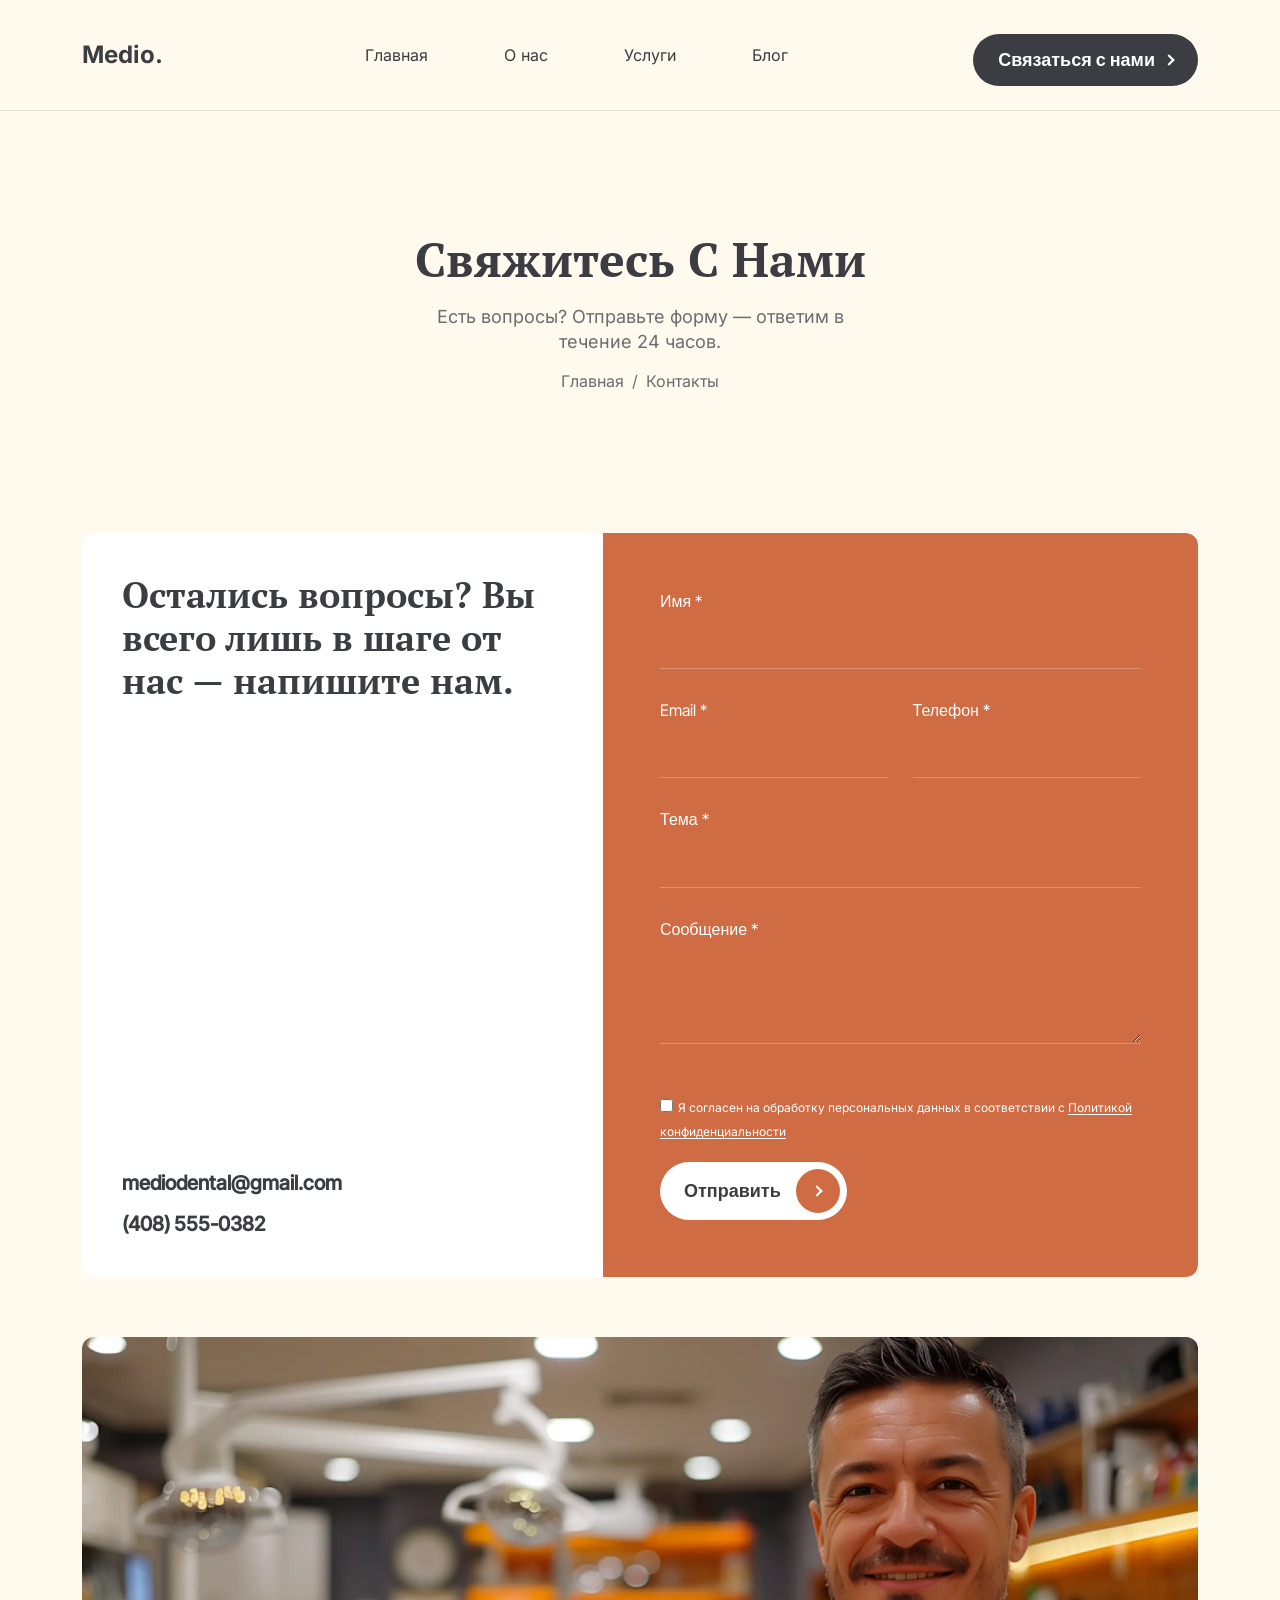
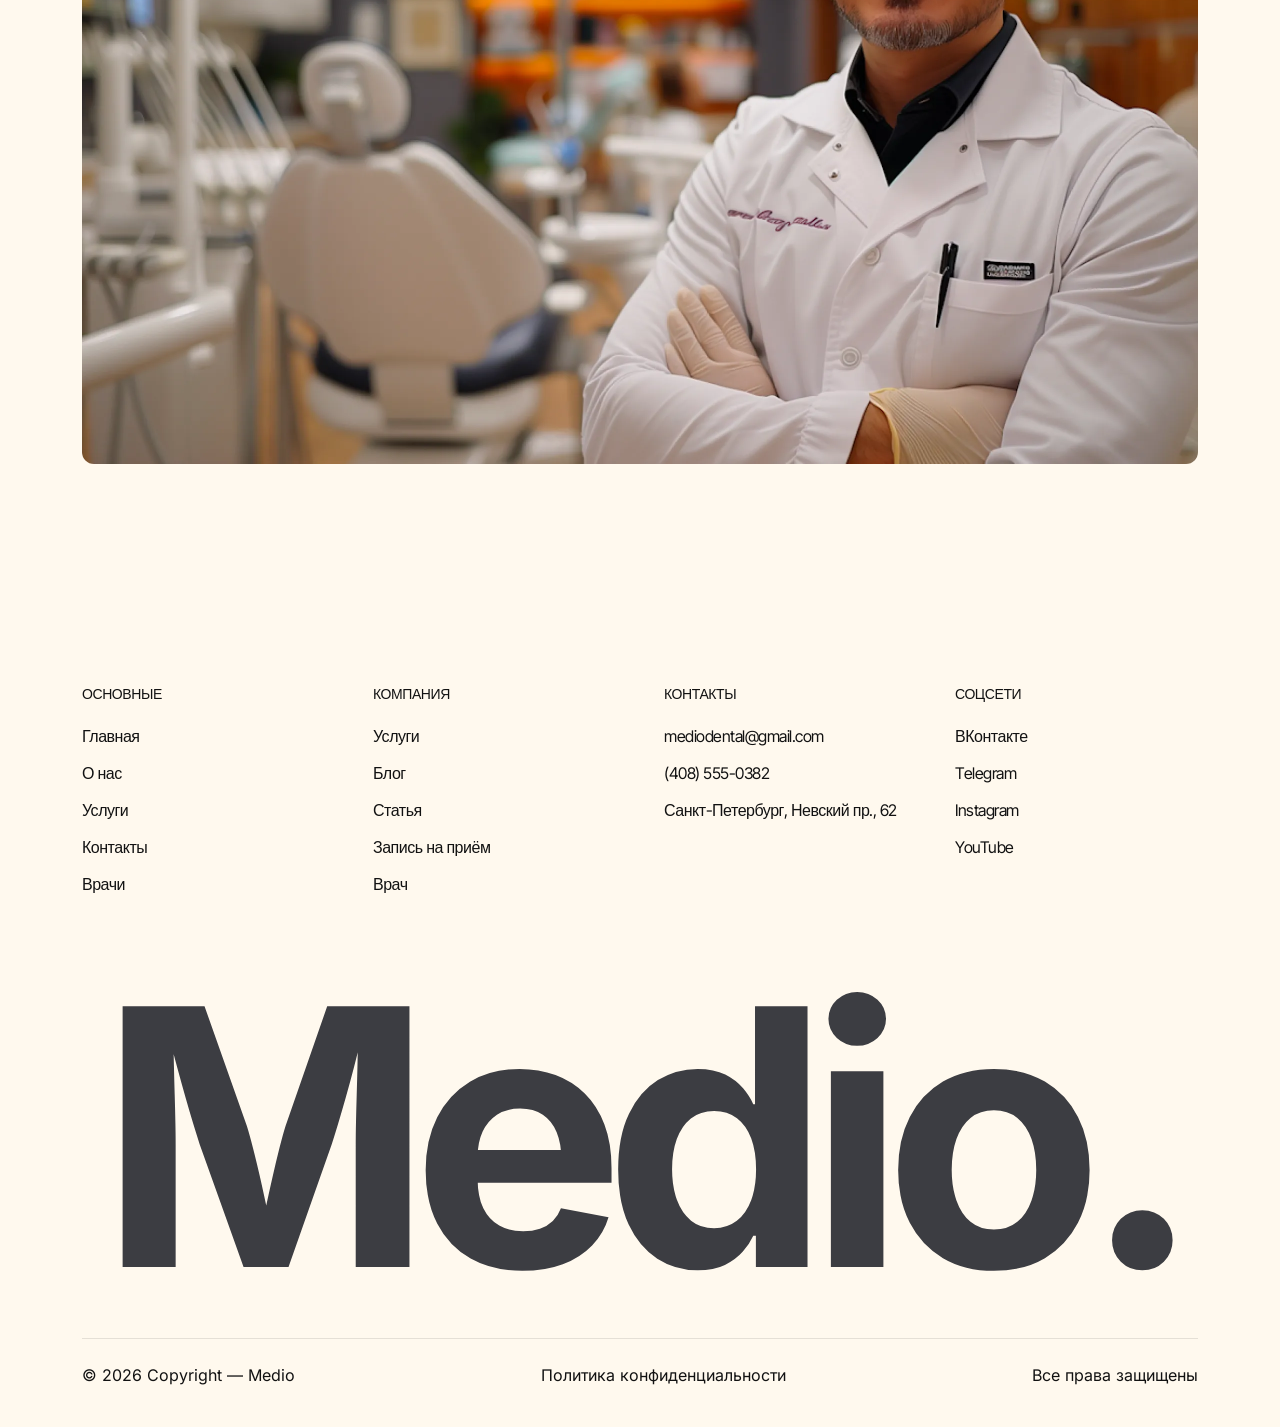
<file: contact.html>
<!doctype html>
<html lang="ru">
  <head>
    <meta charset="UTF-8" />
    <meta name="viewport" content="width=device-width, initial-scale=1.0" />
    <link rel="stylesheet" href="./css/reset.css" />
    <link rel="stylesheet" href="./css/fonts.css" />
    <link rel="stylesheet" href="./libs/bootstrap/css/bootstrap.min.css" />
    <link rel="stylesheet" href="./css/style.css" />
    <title>Контакты</title>
  </head>
  <body class="d-flex flex-column min-vh-100">
    <header class="header">
      <nav class="navbar navbar-expand-xl navbar--sticky">
        <div class="container">
          <!-- Логотип -->
          <a href="#" class="navbar-brand">Medio.</a>
          <button
            class="navbar-toggler"
            type="button"
            data-bs-toggle="collapse"
            data-bs-target="#mainMenu"
            aria-controls="mainMenu"
            aria-expanded="false"
            aria-label="Переключить навигацию"
          >
            <span class="navbar-toggler-icon"></span>
          </button>
          <div class="collapse navbar-collapse" id="mainMenu">
            <ul class="navbar-nav mx-auto">
              <li><a class="nav-link" href="index.html">Главная</a></li>
              <li><a class="nav-link" href="about.html">О нас</a></li>
              <li><a class="nav-link" href="services.html">Услуги</a></li>
              <li><a class="nav-link" href="blog.html">Блог</a></li>
            </ul>
            <a href="#" class="btn-contact">Связаться с нами</a>
          </div>
        </div>
      </nav>
    </header>
    <main class="flex-grow-1">
      <section class="page-hero">
        <div class="container">
          <div class="page-hero__content">
            <h1 class="page-hero__header">Свяжитесь С Нами</h1>
            <p class="page-hero__desc">
              Есть вопросы? Отправьте форму — ответим в течение 24 часов.
            </p>
            <nav class="page-hero__crumbs" aria-label="Хлебные крошки">
              <a href="index.html">Главная</a>
              <span aria-hidden="true">/</span>
              <span>Контакты</span>
            </nav>
          </div>
        </div>
      </section>

      <section class="contact">
        <div class="container">
          <div class="contact__inner">
            <!-- Левая — белая с контактами -->
            <div class="contact__info">
              <h2 class="contact__info-header">
                Остались вопросы? Вы всего лишь в шаге от нас — напишите нам.
              </h2>

              <ul class="contact__list">
                <li>
                  <a href="mailto:mediodental@gmail.com" class="contact__link">
                    mediodental@gmail.com
                  </a>
                </li>
                <li>
                  <a href="tel:+74085550382" class="contact__link">
                    (408) 555-0382
                  </a>
                </li>
              </ul>
            </div>

            <!-- Правая — оранжевая форма -->
            <div class="contact__form-wrap">
              <form
                class="contact__form"
                id="contactForm"
                action="#"
                method="post"
                novalidate
              >
                <div class="contact__fields">
                  <div class="contact__field contact__field--full">
                    <label for="fullname" class="contact__label">Имя *</label>
                    <input
                      type="text"
                      id="fullname"
                      name="fullname"
                      class="contact__input"
                      required
                    />
                  </div>

                  <div class="contact__field">
                    <label for="email" class="contact__label">Email *</label>
                    <input
                      type="email"
                      id="email"
                      name="email"
                      class="contact__input"
                      required
                    />
                  </div>

                  <div class="contact__field">
                    <label for="phone" class="contact__label">Телефон *</label>
                    <input
                      type="tel"
                      id="phone"
                      name="phone"
                      class="contact__input"
                      required
                      pattern="[0-9+\-\s()]{10,18}"
                    />
                  </div>

                  <div class="contact__field contact__field--full">
                    <label for="subject" class="contact__label">Тема *</label>
                    <input
                      type="text"
                      id="subject"
                      name="subject"
                      class="contact__input"
                      required
                    />
                  </div>

                  <div class="contact__field contact__field--full">
                    <label for="message" class="contact__label"
                      >Сообщение *</label
                    >
                    <textarea
                      id="message"
                      name="message"
                      class="contact__input contact__textarea"
                      rows="3"
                      required
                    ></textarea>
                  </div>
                </div>
                <div class="contact__field contact__field--full">
                  <label class="form-consent">
                    <input
                      type="checkbox"
                      name="consent"
                      class="form-consent__input"
                      required
                    />
                    <span class="form-consent__text">
                      Я согласен на обработку персональных данных в соответствии
                      с
                      <a href="privacy.html" target="_blank"
                        >Политикой конфиденциальности</a
                      >
                    </span>
                  </label>
                </div>
                <button type="submit" class="contact__btn">
                  <span>Отправить</span>
                  <span class="contact__btn-circle" aria-hidden="true"></span>
                </button>
                <div class="form-message" id="contactMessage" hidden></div>
              </form>
            </div>
          </div>

          <!-- Большое фото внизу -->
          <div class="contact__photo" aria-hidden="true"></div>
        </div>
      </section>
    </main>
    <footer class="footer">
      <div class="container">
        <div class="row g-4 g-lg-5 footer__top">
          <!-- Колонка 1 -->
          <div class="col-6 col-md-3">
            <h3 class="footer__label">Основные</h3>
            <ul class="footer__list">
              <li><a href="index.html" class="footer__link">Главная</a></li>
              <li><a href="about.html" class="footer__link">О нас</a></li>
              <li><a href="services.html" class="footer__link">Услуги</a></li>
              <li><a href="contact.html" class="footer__link">Контакты</a></li>
              <li><a href="doctors.html" class="footer__link">Врачи</a></li>
            </ul>
          </div>

          <!-- Колонка 2 -->
          <div class="col-6 col-md-3">
            <h3 class="footer__label">Компания</h3>
            <ul class="footer__list">
              <li>
                <a href="service-page.html" class="footer__link">Услуги</a>
              </li>
              <li><a href="blog.html" class="footer__link">Блог</a></li>
              <li>
                <a href="single-post.html" class="footer__link">Статья</a>
              </li>
              <li>
                <a href="appointment.html" class="footer__link"
                  >Запись на приём</a
                >
              </li>
              <li><a href="doctor-page.html" class="footer__link">Врач</a></li>
            </ul>
          </div>

          <!-- Колонка 3 -->
          <div class="col-6 col-md-3">
            <h3 class="footer__label">Контакты</h3>
            <ul class="footer__list">
              <li>
                <a href="mailto:mediodental@gmail.com" class="footer__link"
                  >mediodental@gmail.com</a
                >
              </li>
              <li>
                <a href="tel:+74085550382" class="footer__link"
                  >(408) 555-0382</a
                >
              </li>
              <li>
                <span class="footer__link"
                  >Санкт-Петербург, Невский пр., 62</span
                >
              </li>
            </ul>
          </div>

          <!-- Колонка 4 -->
          <div class="col-6 col-md-3">
            <h3 class="footer__label">Соцсети</h3>
            <ul class="footer__list">
              <li><a href="#" class="footer__link">ВКонтакте</a></li>
              <li><a href="#" class="footer__link">Telegram</a></li>
              <li><a href="#" class="footer__link">Instagram</a></li>
              <li><a href="#" class="footer__link">YouTube</a></li>
            </ul>
          </div>
        </div>

        <!-- Гигантский лого -->
        <div class="footer__watermark" aria-hidden="true">Medio.</div>

        <!-- Копирайт -->
        <div class="footer__bottom">
          <span>© 2026 Copyright — Medio</span>
          <a href="privacy.html" class="footer__bottom-link"
            >Политика конфиденциальности</a
          >
          <span>Все права защищены</span>
        </div>
      </div>
    </footer>
    <script src="./libs/bootstrap/js/bootstrap.bundle.min.js"></script>
    <script src="./js/main.js"></script>
  </body>
</html>
</file>
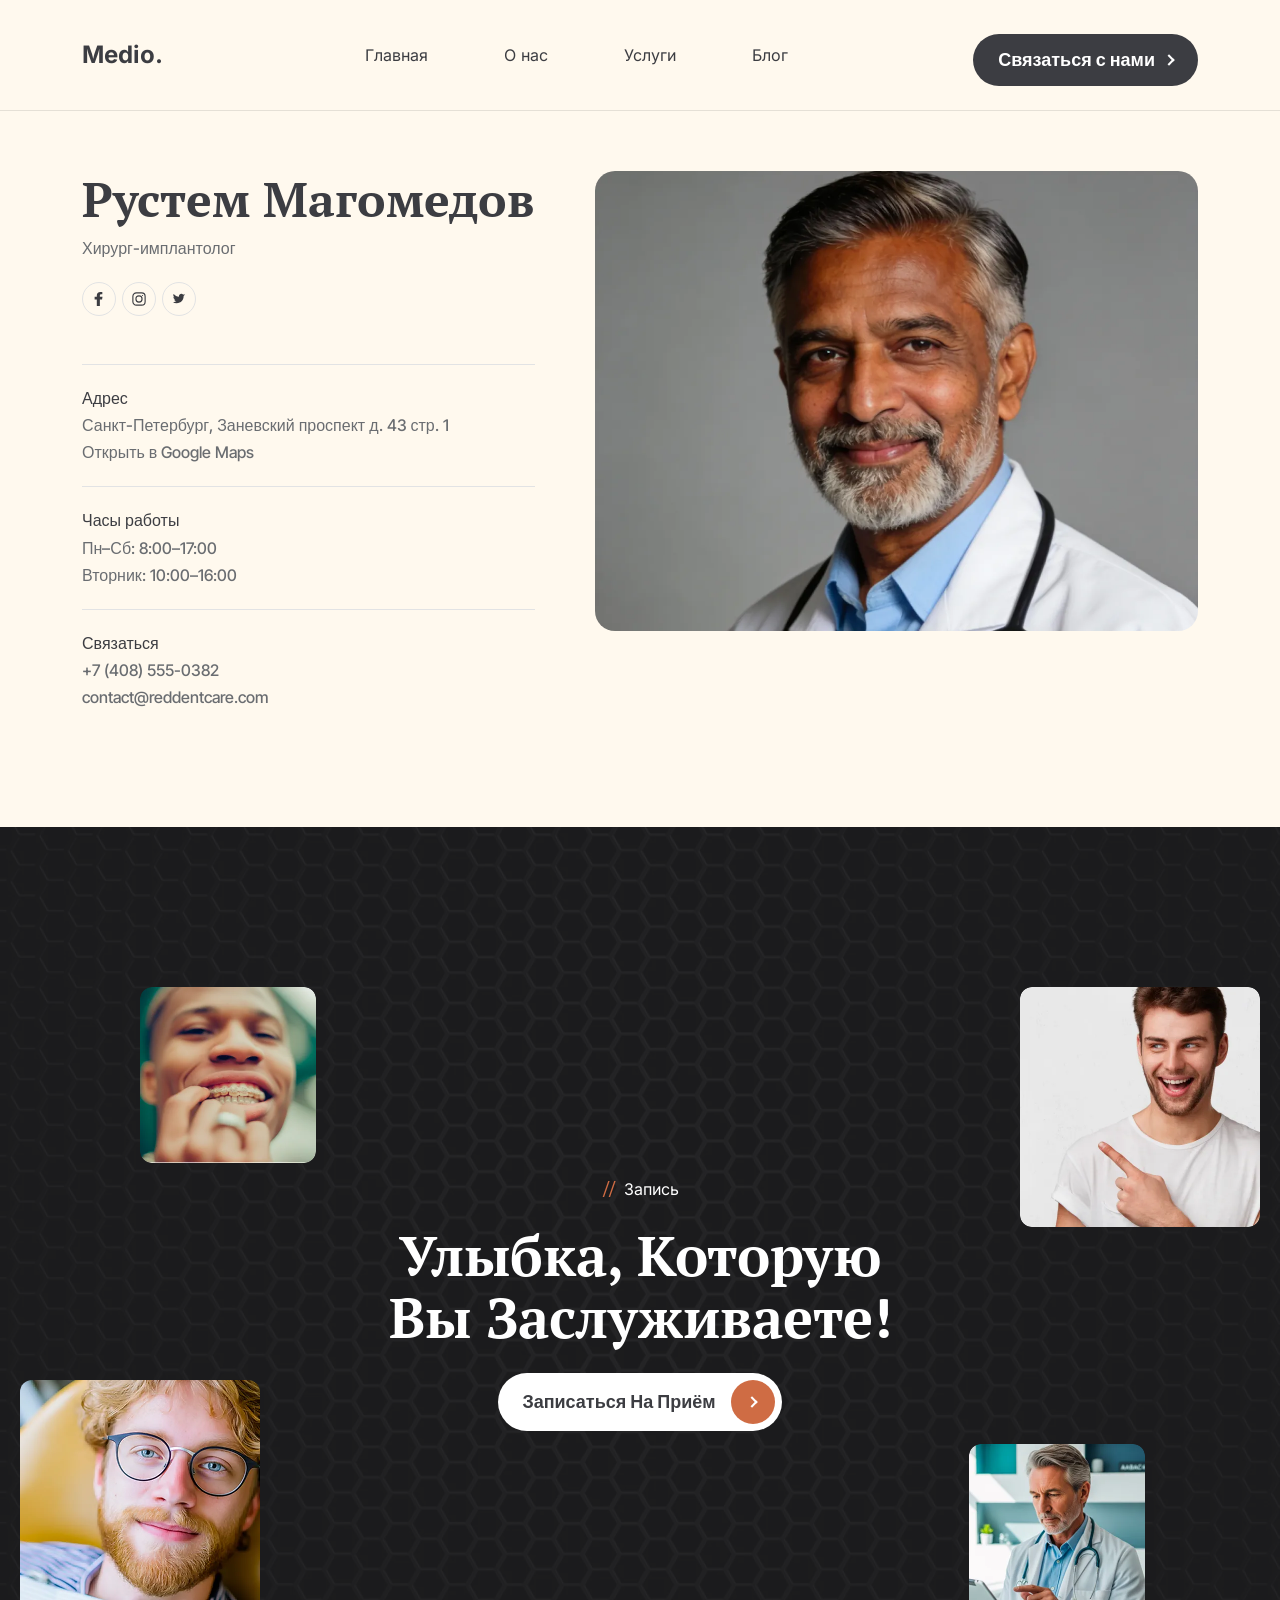
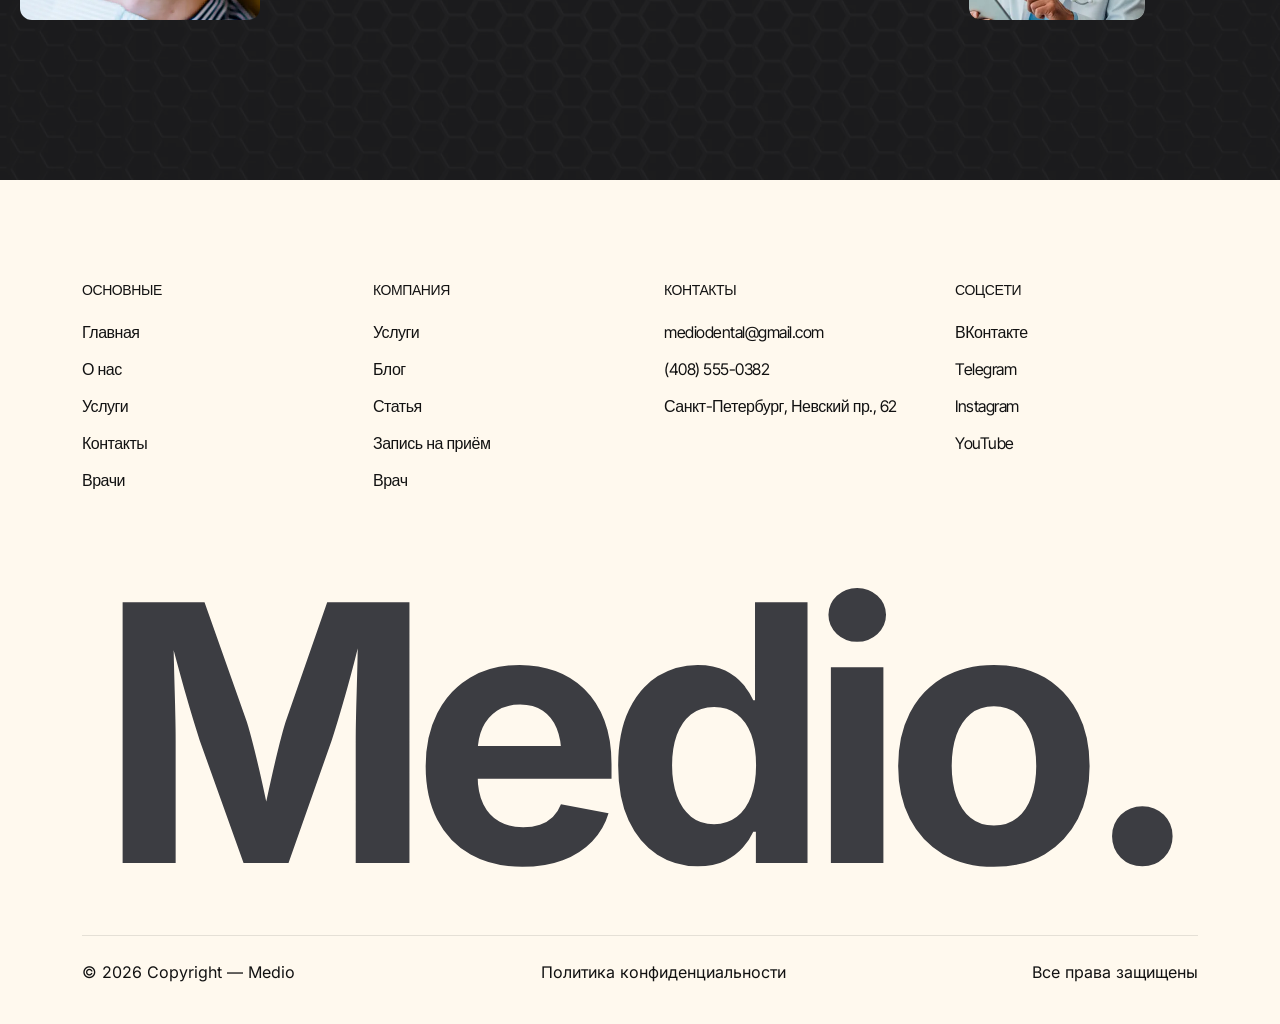
<file: doctor-page.html>
<!doctype html>
<html lang="ru">
  <head>
    <meta charset="UTF-8" />
    <meta name="viewport" content="width=device-width, initial-scale=1.0" />
    <link rel="stylesheet" href="./css/reset.css" />
    <link rel="stylesheet" href="./css/fonts.css" />
    <link rel="stylesheet" href="./libs/bootstrap/css/bootstrap.min.css" />
    <link rel="stylesheet" href="./css/style.css" />
    <title>Страница специалиста</title>
  </head>
  <body class="d-flex flex-column min-vh-100">
    <header class="header">
      <nav class="navbar navbar-expand-xl navbar--sticky">
        <div class="container">
          <!-- Логотип -->
          <a href="#" class="navbar-brand">Medio.</a>
          <button
            class="navbar-toggler"
            type="button"
            data-bs-toggle="collapse"
            data-bs-target="#mainMenu"
            aria-controls="mainMenu"
            aria-expanded="false"
            aria-label="Переключить навигацию"
          >
            <span class="navbar-toggler-icon"></span>
          </button>
          <div class="collapse navbar-collapse" id="mainMenu">
            <ul class="navbar-nav mx-auto">
              <li><a class="nav-link" href="index.html">Главная</a></li>
              <li><a class="nav-link" href="about.html">О нас</a></li>
              <li><a class="nav-link" href="services.html">Услуги</a></li>
              <li><a class="nav-link" href="blog.html">Блог</a></li>
            </ul>
            <a href="contact.html" class="btn-contact">Связаться с нами</a>
          </div>
        </div>
      </nav>
    </header>
    <main class="flex-grow-1">
      <section class="doctor-single">
        <div class="container">
          <div class="doctor-single__inner">
            <!-- Левая колонка — инфо -->
            <div class="doctor-single__info">
              <h2 class="doctor-single__name">Рустем Магомедов</h2>
              <p class="doctor-single__role">Хирург-имплантолог</p>

              <!-- Соцсети -->
              <div class="doctor-single__socials">
                <a href="#" class="doctor-card__social" aria-label="Facebook">
                  <svg
                    width="14"
                    height="14"
                    viewBox="0 0 16 16"
                    fill="currentColor"
                  >
                    <path
                      d="M9 16V8.5h2.5l.5-3H9V4c0-.8.3-1.5 1.5-1.5h1.3V.1C11.5 0 10.5 0 9.5 0 7 0 5.5 1.5 5.5 4v1.5H3v3h2.5V16h3.5z"
                    />
                  </svg>
                </a>
                <a
                  href="#"
                  class="doctor-card__social doctor-card__social--active"
                  aria-label="Instagram"
                >
                  <svg
                    width="14"
                    height="14"
                    viewBox="0 0 16 16"
                    fill="none"
                    stroke="currentColor"
                    stroke-width="1.3"
                  >
                    <rect x="1" y="1" width="14" height="14" rx="4" />
                    <circle cx="8" cy="8" r="3.5" />
                    <circle
                      cx="12"
                      cy="4"
                      r="0.7"
                      fill="currentColor"
                      stroke="none"
                    />
                  </svg>
                </a>
                <a href="#" class="doctor-card__social" aria-label="Twitter">
                  <svg
                    width="14"
                    height="14"
                    viewBox="0 0 16 16"
                    fill="currentColor"
                  >
                    <path
                      d="M15 3.5c-.5.2-1 .4-1.6.4.6-.3 1-.9 1.2-1.5-.5.3-1.1.5-1.8.7C12.3 2.5 11.5 2 10.7 2c-1.5 0-2.8 1.2-2.8 2.8 0 .2 0 .4.1.6C5.7 5.3 3.4 4.1 1.9 2.3c-.3.4-.4.9-.4 1.4 0 1 .5 1.8 1.2 2.3-.4 0-.8-.1-1.2-.3v.1c0 1.3 1 2.5 2.2 2.7-.2.1-.5.1-.7.1-.2 0-.3 0-.5-.1.3 1.1 1.4 1.9 2.6 1.9-1 .8-2.2 1.2-3.5 1.2H1c1.2.8 2.7 1.3 4.3 1.3 5.2 0 8-4.3 8-8v-.4c.6-.4 1-.9 1.4-1.5z"
                    />
                  </svg>
                </a>
              </div>

              <div class="doctor-single__divider"></div>

              <!-- Локация -->
              <div class="doctor-single__block">
                <h3 class="doctor-single__label">Адрес</h3>
                <p class="doctor-single__text">
                  Санкт-Петербург, Заневский проспект д. 43 стр. 1
                </p>
                <a href="#" class="doctor-single__link"
                  >Открыть в Google Maps</a
                >
              </div>

              <div class="doctor-single__divider"></div>

              <!-- Часы работы -->
              <div class="doctor-single__block">
                <h3 class="doctor-single__label">Часы работы</h3>
                <p class="doctor-single__text">Пн–Сб: 8:00–17:00</p>
                <p class="doctor-single__text">Вторник: 10:00–16:00</p>
              </div>

              <div class="doctor-single__divider"></div>

              <!-- Контакты -->
              <div class="doctor-single__block">
                <h3 class="doctor-single__label">Связаться</h3>
                <a href="tel:+74085550382" class="doctor-single__link"
                  >+7 (408) 555-0382</a
                >
                <a
                  href="mailto:contact@reddentcare.com"
                  class="doctor-single__link"
                  >contact@reddentcare.com</a
                >
              </div>
            </div>

            <!-- Правая колонка — фото -->
            <div class="doctor-single__photo" aria-hidden="true"></div>
          </div>
        </div>
      </section>

      <section class="cta">
        <div class="cta__bg" aria-hidden="true"></div>

        <div class="cta__inner">
          <div class="cta__content">
            <div class="cta__badge d-flex align-items-center gap-2">
              <span class="cta__badge-slash">//</span>
              <span>Запись</span>
            </div>
            <h2 class="cta__header">Улыбка, Которую Вы Заслуживаете!</h2>
            <a href="appointment.html" class="cta__btn">
              <span>Записаться На Приём</span>
              <span class="cta__btn-circle" aria-hidden="true"></span>
            </a>
          </div>

          <div class="cta__photo cta__photo--1" aria-hidden="true"></div>
          <div class="cta__photo cta__photo--2" aria-hidden="true"></div>
          <div class="cta__photo cta__photo--3" aria-hidden="true"></div>
          <div class="cta__photo cta__photo--4" aria-hidden="true"></div>
        </div>
      </section>
    </main>
    <footer class="footer">
      <div class="container">
        <div class="row g-4 g-lg-5 footer__top">
          <!-- Колонка 1 -->
          <div class="col-6 col-md-3">
            <h3 class="footer__label">Основные</h3>
            <ul class="footer__list">
              <li><a href="index.html" class="footer__link">Главная</a></li>
              <li><a href="about.html" class="footer__link">О нас</a></li>
              <li><a href="services.html" class="footer__link">Услуги</a></li>
              <li><a href="contact.html" class="footer__link">Контакты</a></li>
              <li><a href="doctors.html" class="footer__link">Врачи</a></li>
            </ul>
          </div>

          <!-- Колонка 2 -->
          <div class="col-6 col-md-3">
            <h3 class="footer__label">Компания</h3>
            <ul class="footer__list">
              <li>
                <a href="service-page.html" class="footer__link">Услуги</a>
              </li>
              <li><a href="blog.html" class="footer__link">Блог</a></li>
              <li>
                <a href="single-post.html" class="footer__link">Статья</a>
              </li>
              <li>
                <a href="appointment.html" class="footer__link"
                  >Запись на приём</a
                >
              </li>
              <li><a href="doctor-page.html" class="footer__link">Врач</a></li>
            </ul>
          </div>

          <!-- Колонка 3 -->
          <div class="col-6 col-md-3">
            <h3 class="footer__label">Контакты</h3>
            <ul class="footer__list">
              <li>
                <a href="mailto:mediodental@gmail.com" class="footer__link"
                  >mediodental@gmail.com</a
                >
              </li>
              <li>
                <a href="tel:+74085550382" class="footer__link"
                  >(408) 555-0382</a
                >
              </li>
              <li>
                <span class="footer__link"
                  >Санкт-Петербург, Невский пр., 62</span
                >
              </li>
            </ul>
          </div>

          <!-- Колонка 4 -->
          <div class="col-6 col-md-3">
            <h3 class="footer__label">Соцсети</h3>
            <ul class="footer__list">
              <li><a href="#" class="footer__link">ВКонтакте</a></li>
              <li><a href="#" class="footer__link">Telegram</a></li>
              <li><a href="#" class="footer__link">Instagram</a></li>
              <li><a href="#" class="footer__link">YouTube</a></li>
            </ul>
          </div>
        </div>

        <!-- Гигантский лого -->
        <div class="footer__watermark" aria-hidden="true">Medio.</div>

        <!-- Копирайт -->
        <div class="footer__bottom">
          <span>© 2026 Copyright — Medio</span>
          <a href="privacy.html" class="footer__bottom-link"
            >Политика конфиденциальности</a
          >
          <span>Все права защищены</span>
        </div>
      </div>
    </footer>
    <script src="./libs/bootstrap/js/bootstrap.bundle.min.js"></script>
    <script src="./js/main.js"></script>
  </body>
</html>
</file>
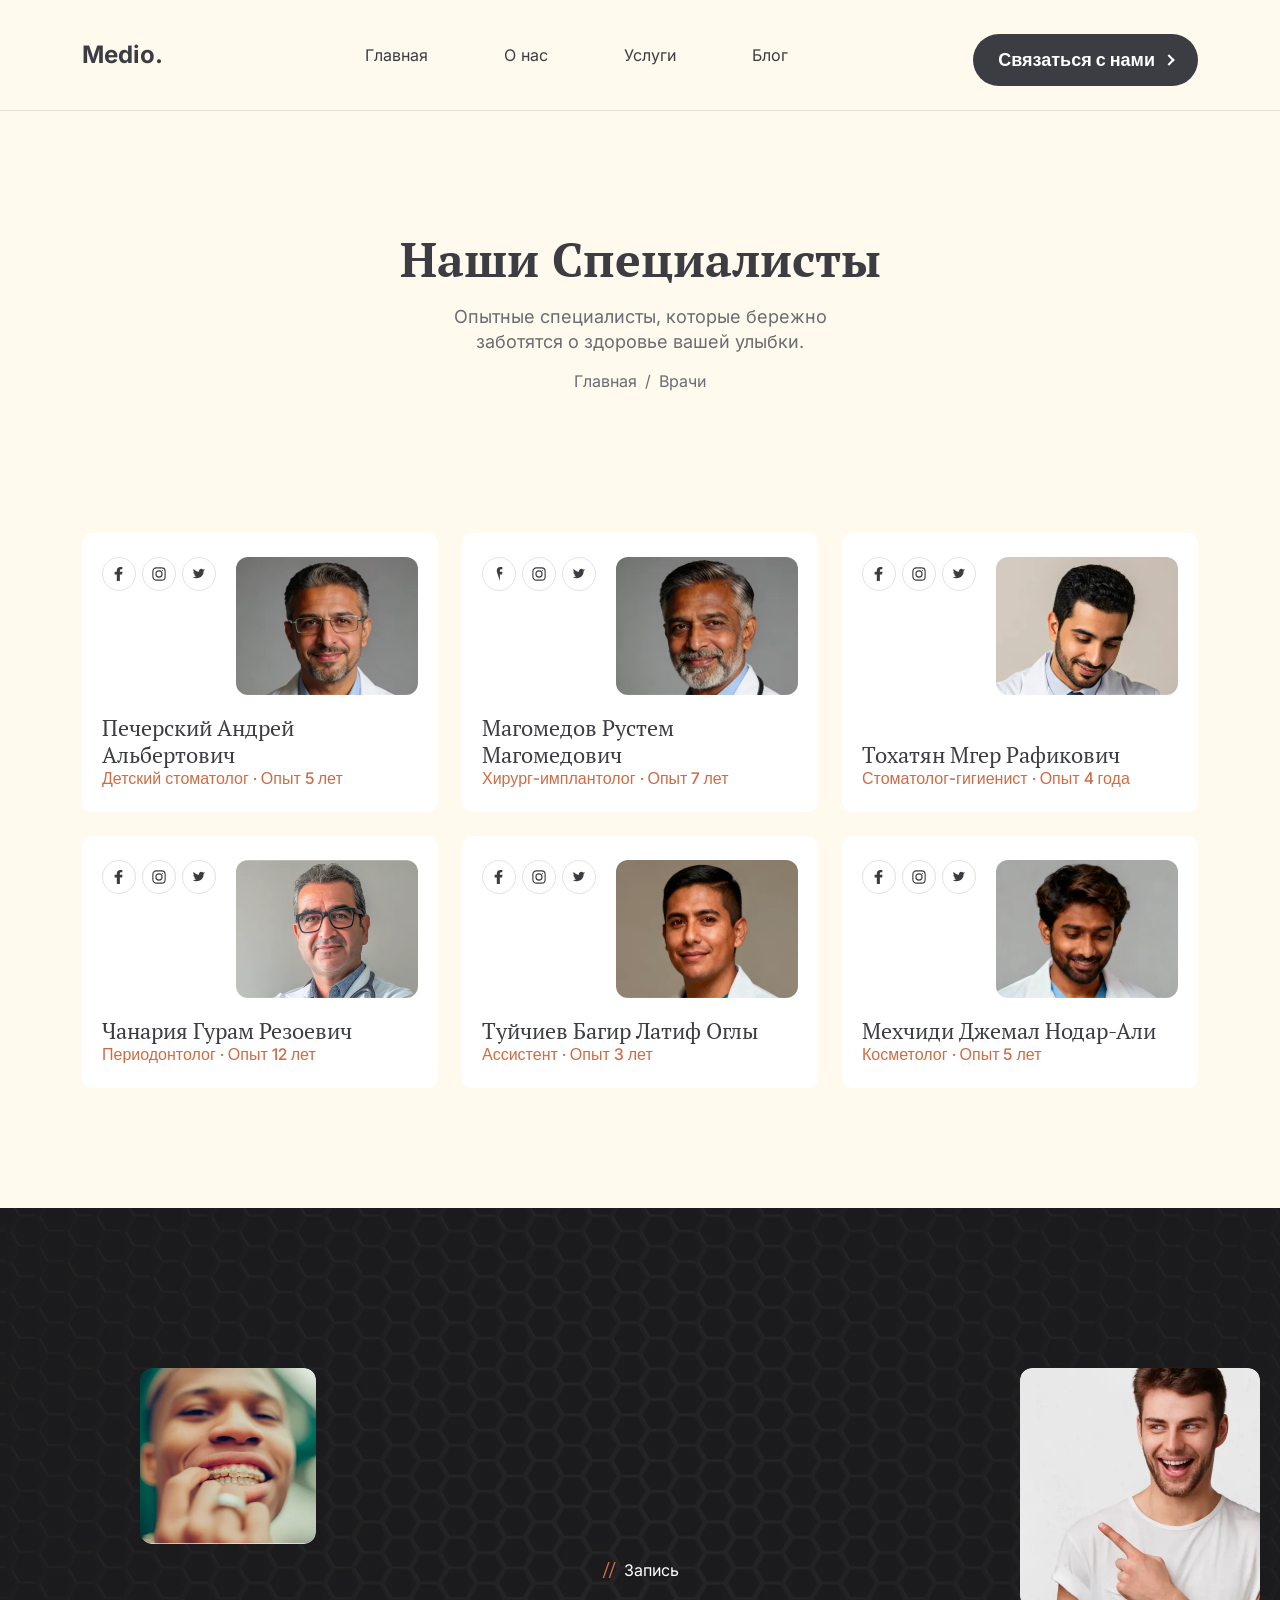
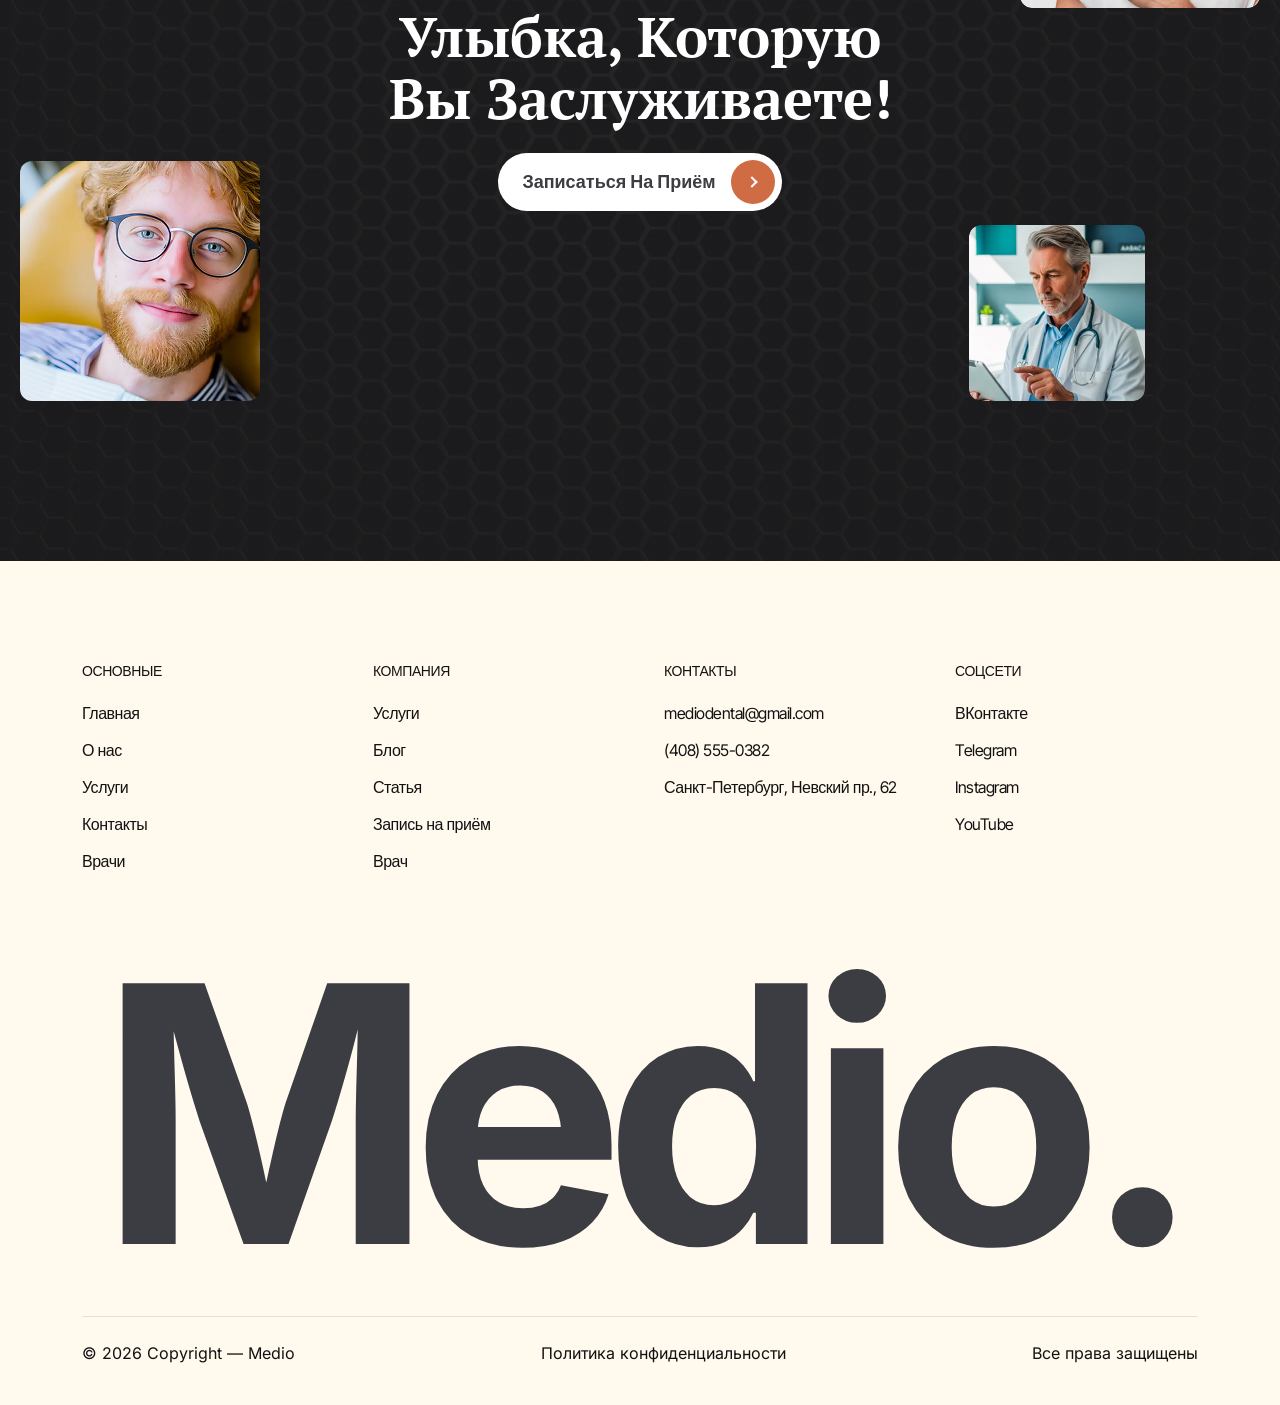
<file: doctors.html>
<!doctype html>
<html lang="ru">
  <head>
    <meta charset="UTF-8" />
    <meta name="viewport" content="width=device-width, initial-scale=1.0" />
    <link rel="stylesheet" href="./css/reset.css" />
    <link rel="stylesheet" href="./css/fonts.css" />
    <link rel="stylesheet" href="./libs/bootstrap/css/bootstrap.min.css" />
    <link rel="stylesheet" href="./css/style.css" />
    <title>Наши специалисты</title>
  </head>
  <body class="d-flex flex-column min-vh-100">
    <header class="header">
      <nav class="navbar navbar-expand-xl navbar--sticky">
        <div class="container">
          <!-- Логотип -->
          <a href="#" class="navbar-brand">Medio.</a>
          <button
            class="navbar-toggler"
            type="button"
            data-bs-toggle="collapse"
            data-bs-target="#mainMenu"
            aria-controls="mainMenu"
            aria-expanded="false"
            aria-label="Переключить навигацию"
          >
            <span class="navbar-toggler-icon"></span>
          </button>
          <div class="collapse navbar-collapse" id="mainMenu">
            <ul class="navbar-nav mx-auto">
              <li><a class="nav-link" href="index.html">Главная</a></li>
              <li><a class="nav-link" href="about.html">О нас</a></li>
              <li><a class="nav-link" href="services.html">Услуги</a></li>
              <li><a class="nav-link" href="blog.html">Блог</a></li>
            </ul>
            <a href="contact.html" class="btn-contact">Связаться с нами</a>
          </div>
        </div>
      </nav>
    </header>
    <main class="flex-grow-1">
      <section class="page-hero">
        <div class="container">
          <div class="page-hero__content">
            <h1 class="page-hero__header">Наши Специалисты</h1>
            <p class="page-hero__desc">
              Опытные специалисты, которые бережно заботятся о здоровье вашей
              улыбки.
            </p>
            <nav class="page-hero__crumbs" aria-label="Хлебные крошки">
              <a href="index.html">Главная</a>
              <span aria-hidden="true">/</span>
              <span>Врачи</span>
            </nav>
          </div>
        </div>
      </section>

      <section class="doctors">
        <div class="container">
          <div class="row g-4">
            <!-- 6 карточек -->
            <div class="col-12 col-md-6 col-lg-4">
              <article class="doctor-card">
                <div class="doctor-card__top">
                  <div class="doctor-card__socials">
                    <a
                      href="#"
                      class="doctor-card__social"
                      aria-label="Facebook"
                    >
                      <svg
                        width="14"
                        height="14"
                        viewBox="0 0 16 16"
                        fill="currentColor"
                      >
                        <path
                          d="M9 16V8.5h2.5l.5-3H9V4c0-.8.3-1.5 1.5-1.5h1.3V.1C11.5 0 10.5 0 9.5 0 7 0 5.5 1.5 5.5 4v1.5H3v3h2.5V16h3.5z"
                        />
                      </svg>
                    </a>
                    <a
                      href="#"
                      class="doctor-card__social"
                      aria-label="Instagram"
                    >
                      <svg
                        width="14"
                        height="14"
                        viewBox="0 0 16 16"
                        fill="none"
                        stroke="currentColor"
                        stroke-width="1.3"
                      >
                        <rect x="1" y="1" width="14" height="14" rx="4" />
                        <circle cx="8" cy="8" r="3.5" />
                        <circle
                          cx="12"
                          cy="4"
                          r="0.7"
                          fill="currentColor"
                          stroke="none"
                        />
                      </svg>
                    </a>
                    <a
                      href="#"
                      class="doctor-card__social"
                      aria-label="Twitter"
                    >
                      <svg
                        width="14"
                        height="14"
                        viewBox="0 0 16 16"
                        fill="currentColor"
                      >
                        <path
                          d="M15 3.5c-.5.2-1 .4-1.6.4.6-.3 1-.9 1.2-1.5-.5.3-1.1.5-1.8.7C12.3 2.5 11.5 2 10.7 2c-1.5 0-2.8 1.2-2.8 2.8 0 .2 0 .4.1.6C5.7 5.3 3.4 4.1 1.9 2.3c-.3.4-.4.9-.4 1.4 0 1 .5 1.8 1.2 2.3-.4 0-.8-.1-1.2-.3v.1c0 1.3 1 2.5 2.2 2.7-.2.1-.5.1-.7.1-.2 0-.3 0-.5-.1.3 1.1 1.4 1.9 2.6 1.9-1 .8-2.2 1.2-3.5 1.2H1c1.2.8 2.7 1.3 4.3 1.3 5.2 0 8-4.3 8-8v-.4c.6-.4 1-.9 1.4-1.5z"
                        />
                      </svg>
                    </a>
                  </div>
                  <div
                    class="doctor-card__photo doctor-card__photo--1"
                    aria-hidden="true"
                  ></div>
                </div>
                <div class="doctor-card__info">
                  <a href="doctor-page.html" class="doctor-card__name-link"
                    >Печерский Андрей Альбертович</a
                  >
                  <p class="doctor-card__role">
                    Детский стоматолог · Опыт 5 лет
                  </p>
                </div>
              </article>
            </div>
            <div class="col-12 col-md-6 col-lg-4">
              <article class="doctor-card">
                <div class="doctor-card__top">
                  <div class="doctor-card__socials">
                    <a
                      href="#"
                      class="doctor-card__social"
                      aria-label="Facebook"
                    >
                      <svg
                        width="14"
                        height="14"
                        viewBox="0 0 16 16"
                        fill="currentColor"
                      >
                        <path
                          d="M9 16V8.5h2.5l.5-3H9V4c0-.8.3-1.5 1.5-1.5h1.3V.1C11.5 0 10.5 0 9.5 0 7 0 5.5 1.5 5.5 4v1.5av3h2.5V16a.5z"
                        />
                      </svg>
                    </a>
                    <a
                      href="#"
                      class="doctor-card__social"
                      aria-label="Instagram"
                    >
                      <svg
                        width="14"
                        height="14"
                        viewBox="0 0 16 16"
                        fill="none"
                        stroke="currentColor"
                        stroke-width="1.3"
                      >
                        <rect x="1" y="1" width="14" height="14" rx="4" />
                        <circle cx="8" cy="8" r="3.5" />
                        <circle
                          cx="12"
                          cy="4"
                          r="0.7"
                          fill="currentColor"
                          stroke="none"
                        />
                      </svg>
                    </a>
                    <a
                      href="#"
                      class="doctor-card__social"
                      aria-label="Twitter"
                    >
                      <svg
                        width="14"
                        height="14"
                        viewBox="0 0 16 16"
                        fill="currentColor"
                      >
                        <path
                          d="M15 3.5c-.5.2-1 .4-1.6.4.6-.3 1-.9 1.2-1.5-.5.3-1.1.5-1.8.7C12.3 2.5 11.5 2 10.7 2c-1.5 0-2.8 1.2-2.8 2.8 0 .2 0 .4.1.6C5.7 5.3 3.4 4.1 1.9 2.3c-.3.4-.4.9-.4 1.4 0 1 .5 1.8 1.2 2.3-.4 0-.8-.1-1.2-.3v.1c0 1.3 1 2.5 2.2 2.7-.2.1-.5.1-.7.1-.2 0-.3 0-.5-.1.3 1.1 1.4 1.9 2.6 1.9-1 .8-2.2 1.2-3.5 1.2H1c1.2.8 2.7 1.3 4.3 1.3 5.2 0 8-4.3 8-8v-.4c.6-.4 1-.9 1.4-1.5z"
                        />
                      </svg>
                    </a>
                  </div>
                  <div
                    class="doctor-card__photo doctor-card__photo--2"
                    aria-hidden="true"
                  ></div>
                </div>
                <div class="doctor-card__info">
                  <a href="doctor-page.html" class="doctor-card__name-link"
                    >Магомедов Рустем Магомедович</a
                  >
                  <p class="doctor-card__role">
                    Хирург-имплантолог · Опыт 7 лет
                  </p>
                </div>
              </article>
            </div>
            <div class="col-12 col-md-6 col-lg-4">
              <article class="doctor-card">
                <div class="doctor-card__top">
                  <div class="doctor-card__socials">
                    <a
                      href="#"
                      class="doctor-card__social"
                      aria-label="Facebook"
                    >
                      <svg
                        width="14"
                        height="14"
                        viewBox="0 0 16 16"
                        fill="currentColor"
                      >
                        <path
                          d="M9 16V8.5h2.5l.5-3H9V4c0-.8.3-1.5 1.5-1.5h1.3V.1C11.5 0 10.5 0 9.5 0 7 0 5.5 1.5 5.5 4v1.5H3v3h2.5V16h3.5z"
                        />
                      </svg>
                    </a>
                    <a
                      href="#"
                      class="doctor-card__social"
                      aria-label="Instagram"
                    >
                      <svg
                        width="14"
                        height="14"
                        viewBox="0 0 16 16"
                        fill="none"
                        stroke="currentColor"
                        stroke-width="1.3"
                      >
                        <rect x="1" y="1" width="14" height="14" rx="4" />
                        <circle cx="8" cy="8" r="3.5" />
                        <circle
                          cx="12"
                          cy="4"
                          r="0.7"
                          fill="currentColor"
                          stroke="none"
                        />
                      </svg>
                    </a>
                    <a
                      href="#"
                      class="doctor-card__social"
                      aria-label="Twitter"
                    >
                      <svg
                        width="14"
                        height="14"
                        viewBox="0 0 16 16"
                        fill="currentColor"
                      >
                        <path
                          d="M15 3.5c-.5.2-1 .4-1.6.4.6-.3 1-.9 1.2-1.5-.5.3-1.1.5-1.8.7C12.3 2.5 11.5 2 10.7 2c-1.5 0-2.8 1.2-2.8 2.8 0 .2 0 .4.1.6C5.7 5.3 3.4 4.1 1.9 2.3c-.3.4-.4.9-.4 1.4 0 1 .5 1.8 1.2 2.3-.4 0-.8-.1-1.2-.3v.1c0 1.3 1 2.5 2.2 2.7-.2.1-.5.1-.7.1-.2 0-.3 0-.5-.1.3 1.1 1.4 1.9 2.6 1.9-1 .8-2.2 1.2-3.5 1.2H1c1.2.8 2.7 1.3 4.3 1.3 5.2 0 8-4.3 8-8v-.4c.6-.4 1-.9 1.4-1.5z"
                        />
                      </svg>
                    </a>
                  </div>
                  <div
                    class="doctor-card__photo doctor-card__photo--3"
                    aria-hidden="true"
                  ></div>
                </div>
                <div class="doctor-card__info">
                  <a href="doctor-page.html" class="doctor-card__name-link"
                    >Тохатян Мгер Рафикович</a
                  >
                  <p class="doctor-card__role">
                    Стоматолог-гигиенист · Опыт 4 года
                  </p>
                </div>
              </article>
            </div>
            <div class="col-12 col-md-6 col-lg-4">
              <article class="doctor-card">
                <div class="doctor-card__top">
                  <div class="doctor-card__socials">
                    <a
                      href="#"
                      class="doctor-card__social"
                      aria-label="Facebook"
                    >
                      <svg
                        width="14"
                        height="14"
                        viewBox="0 0 16 16"
                        fill="currentColor"
                      >
                        <path
                          d="M9 16V8.5h2.5l.5-3H9V4c0-.8.3-1.5 1.5-1.5h1.3V.1C11.5 0 10.5 0 9.5 0 7 0 5.5 1.5 5.5 4v1.5H3v3h2.5V16h3.5z"
                        />
                      </svg>
                    </a>
                    <a
                      href="#"
                      class="doctor-card__social"
                      aria-label="Instagram"
                    >
                      <svg
                        width="14"
                        height="14"
                        viewBox="0 0 16 16"
                        fill="none"
                        stroke="currentColor"
                        stroke-width="1.3"
                      >
                        <rect x="1" y="1" width="14" height="14" rx="4" />
                        <circle cx="8" cy="8" r="3.5" />
                        <circle
                          cx="12"
                          cy="4"
                          r="0.7"
                          fill="currentColor"
                          stroke="none"
                        />
                      </svg>
                    </a>
                    <a
                      href="#"
                      class="doctor-card__social"
                      aria-label="Twitter"
                    >
                      <svg
                        width="14"
                        height="14"
                        viewBox="0 0 16 16"
                        fill="currentColor"
                      >
                        <path
                          d="M15 3.5c-.5.2-1 .4-1.6.4.6-.3 1-.9 1.2-1.5-.5.3-1.1.5-1.8.7C12.3 2.5 11.5 2 10.7 2c-1.5 0-2.8 1.2-2.8 2.8 0 .2 0 .4.1.6C5.7 5.3 3.4 4.1 1.9 2.3c-.3.4-.4.9-.4 1.4 0 1 .5 1.8 1.2 2.3-.4 0-.8-.1-1.2-.3v.1c0 1.3 1 2.5 2.2 2.7-.2.1-.5.1-.7.1-.2 0-.3 0-.5-.1.3 1.1 1.4 1.9 2.6 1.9-1 .8-2.2 1.2-3.5 1.2H1c1.2.8 2.7 1.3 4.3 1.3 5.2 0 8-4.3 8-8v-.4c.6-.4 1-.9 1.4-1.5z"
                        />
                      </svg>
                    </a>
                  </div>
                  <div
                    class="doctor-card__photo doctor-card__photo--4"
                    aria-hidden="true"
                  ></div>
                </div>
                <div class="doctor-card__info">
                  <a href="doctor-page.html" class="doctor-card__name-link"
                    >Чанария Гурам Резоевич</a
                  >
                  <p class="doctor-card__role">Периодонтолог · Опыт 12 лет</p>
                </div>
              </article>
            </div>
            <div class="col-12 col-md-6 col-lg-4">
              <article class="doctor-card">
                <div class="doctor-card__top">
                  <div class="doctor-card__socials">
                    <a
                      href="#"
                      class="doctor-card__social"
                      aria-label="Facebook"
                    >
                      <svg
                        width="14"
                        height="14"
                        viewBox="0 0 16 16"
                        fill="currentColor"
                      >
                        <path
                          d="M9 16V8.5h2.5l.5-3H9V4c0-.8.3-1.5 1.5-1.5h1.3V.1C11.5 0 10.5 0 9.5 0 7 0 5.5 1.5 5.5 4v1.5H3v3h2.5V16h3.5z"
                        />
                      </svg>
                    </a>
                    <a
                      href="#"
                      class="doctor-card__social"
                      aria-label="Instagram"
                    >
                      <svg
                        width="14"
                        height="14"
                        viewBox="0 0 16 16"
                        fill="none"
                        stroke="currentColor"
                        stroke-width="1.3"
                      >
                        <rect x="1" y="1" width="14" height="14" rx="4" />
                        <circle cx="8" cy="8" r="3.5" />
                        <circle
                          cx="12"
                          cy="4"
                          r="0.7"
                          fill="currentColor"
                          stroke="none"
                        />
                      </svg>
                    </a>
                    <a
                      href="#"
                      class="doctor-card__social"
                      aria-label="Twitter"
                    >
                      <svg
                        width="14"
                        height="14"
                        viewBox="0 0 16 16"
                        fill="currentColor"
                      >
                        <path
                          d="M15 3.5c-.5.2-1 .4-1.6.4.6-.3 1-.9 1.2-1.5-.5.3-1.1.5-1.8.7C12.3 2.5 11.5 2 10.7 2c-1.5 0-2.8 1.2-2.8 2.8 0 .2 0 .4.1.6C5.7 5.3 3.4 4.1 1.9 2.3c-.3.4-.4.9-.4 1.4 0 1 .5 1.8 1.2 2.3-.4 0-.8-.1-1.2-.3v.1c0 1.3 1 2.5 2.2 2.7-.2.1-.5.1-.7.1-.2 0-.3 0-.5-.1.3 1.1 1.4 1.9 2.6 1.9-1 .8-2.2 1.2-3.5 1.2H1c1.2.8 2.7 1.3 4.3 1.3 5.2 0 8-4.3 8-8v-.4c.6-.4 1-.9 1.4-1.5z"
                        />
                      </svg>
                    </a>
                  </div>
                  <div
                    class="doctor-card__photo doctor-card__photo--5"
                    aria-hidden="true"
                  ></div>
                </div>
                <div class="doctor-card__info">
                  <a href="doctor-page.html" class="doctor-card__name-link"
                    >Туйчиев Багир Латиф Оглы</a
                  >
                  <p class="doctor-card__role">Ассистент · Опыт 3 лет</p>
                </div>
              </article>
            </div>
            <div class="col-12 col-md-6 col-lg-4">
              <article class="doctor-card">
                <div class="doctor-card__top">
                  <div class="doctor-card__socials">
                    <a
                      href="#"
                      class="doctor-card__social"
                      aria-label="Facebook"
                    >
                      <svg
                        width="14"
                        height="14"
                        viewBox="0 0 16 16"
                        fill="currentColor"
                      >
                        <path
                          d="M9 16V8.5h2.5l.5-3H9V4c0-.8.3-1.5 1.5-1.5h1.3V.1C11.5 0 10.5 0 9.5 0 7 0 5.5 1.5 5.5 4v1.5H3v3h2.5V16h3.5z"
                        />
                      </svg>
                    </a>
                    <a
                      href="#"
                      class="doctor-card__social"
                      aria-label="Instagram"
                    >
                      <svg
                        width="14"
                        height="14"
                        viewBox="0 0 16 16"
                        fill="none"
                        stroke="currentColor"
                        stroke-width="1.3"
                      >
                        <rect x="1" y="1" width="14" height="14" rx="4" />
                        <circle cx="8" cy="8" r="3.5" />
                        <circle
                          cx="12"
                          cy="4"
                          r="0.7"
                          fill="currentColor"
                          stroke="none"
                        />
                      </svg>
                    </a>
                    <a
                      href="#"
                      class="doctor-card__social"
                      aria-label="Twitter"
                    >
                      <svg
                        width="14"
                        height="14"
                        viewBox="0 0 16 16"
                        fill="currentColor"
                      >
                        <path
                          d="M15 3.5c-.5.2-1 .4-1.6.4.6-.3 1-.9 1.2-1.5-.5.3-1.1.5-1.8.7C12.3 2.5 11.5 2 10.7 2c-1.5 0-2.8 1.2-2.8 2.8 0 .2 0 .4.1.6C5.7 5.3 3.4 4.1 1.9 2.3c-.3.4-.4.9-.4 1.4 0 1 .5 1.8 1.2 2.3-.4 0-.8-.1-1.2-.3v.1c0 1.3 1 2.5 2.2 2.7-.2.1-.5.1-.7.1-.2 0-.3 0-.5-.1.3 1.1 1.4 1.9 2.6 1.9-1 .8-2.2 1.2-3.5 1.2H1c1.2.8 2.7 1.3 4.3 1.3 5.2 0 8-4.3 8-8v-.4c.6-.4 1-.9 1.4-1.5z"
                        />
                      </svg>
                    </a>
                  </div>
                  <div
                    class="doctor-card__photo doctor-card__photo--6"
                    aria-hidden="true"
                  ></div>
                </div>
                <div class="doctor-card__info">
                  <a href="doctor-page.html" class="doctor-card__name-link"
                    >Мехчиди Джемал Нодар-Али</a
                  >
                  <p class="doctor-card__role">Косметолог · Опыт 5 лет</p>
                </div>
              </article>
            </div>
          </div>
        </div>
      </section>

      <section class="cta">
        <div class="cta__bg" aria-hidden="true"></div>

        <div class="cta__inner">
          <div class="cta__content">
            <div class="cta__badge d-flex align-items-center gap-2">
              <span class="cta__badge-slash">//</span>
              <span>Запись</span>
            </div>
            <h2 class="cta__header">Улыбка, Которую Вы Заслуживаете!</h2>
            <a href="appointment.html" class="cta__btn">
              <span>Записаться На Приём</span>
              <span class="cta__btn-circle" aria-hidden="true"></span>
            </a>
          </div>

          <div class="cta__photo cta__photo--1" aria-hidden="true"></div>
          <div class="cta__photo cta__photo--2" aria-hidden="true"></div>
          <div class="cta__photo cta__photo--3" aria-hidden="true"></div>
          <div class="cta__photo cta__photo--4" aria-hidden="true"></div>
        </div>
      </section>
    </main>
    <footer class="footer">
      <div class="container">
        <div class="row g-4 g-lg-5 footer__top">
          <!-- Колонка 1 -->
          <div class="col-6 col-md-3">
            <h3 class="footer__label">Основные</h3>
            <ul class="footer__list">
              <li><a href="index.html" class="footer__link">Главная</a></li>
              <li><a href="about.html" class="footer__link">О нас</a></li>
              <li><a href="services.html" class="footer__link">Услуги</a></li>
              <li><a href="contact.html" class="footer__link">Контакты</a></li>
              <li><a href="#" class="footer__link">Врачи</a></li>
            </ul>
          </div>

          <!-- Колонка 2 -->
          <div class="col-6 col-md-3">
            <h3 class="footer__label">Компания</h3>
            <ul class="footer__list">
              <li>
                <a href="service-page.html" class="footer__link">Услуги</a>
              </li>
              <li><a href="blog.html" class="footer__link">Блог</a></li>
              <li>
                <a href="single-post.html" class="footer__link">Статья</a>
              </li>
              <li>
                <a href="appointment.html" class="footer__link"
                  >Запись на приём</a
                >
              </li>
              <li><a href="doctor-page.html" class="footer__link">Врач</a></li>
            </ul>
          </div>

          <!-- Колонка 3 -->
          <div class="col-6 col-md-3">
            <h3 class="footer__label">Контакты</h3>
            <ul class="footer__list">
              <li>
                <a href="mailto:mediodental@gmail.com" class="footer__link"
                  >mediodental@gmail.com</a
                >
              </li>
              <li>
                <a href="tel:+74085550382" class="footer__link"
                  >(408) 555-0382</a
                >
              </li>
              <li>
                <span class="footer__link"
                  >Санкт-Петербург, Невский пр., 62</span
                >
              </li>
            </ul>
          </div>

          <!-- Колонка 4 -->
          <div class="col-6 col-md-3">
            <h3 class="footer__label">Соцсети</h3>
            <ul class="footer__list">
              <li><a href="#" class="footer__link">ВКонтакте</a></li>
              <li><a href="#" class="footer__link">Telegram</a></li>
              <li><a href="#" class="footer__link">Instagram</a></li>
              <li><a href="#" class="footer__link">YouTube</a></li>
            </ul>
          </div>
        </div>

        <!-- Гигантский лого -->
        <div class="footer__watermark" aria-hidden="true">Medio.</div>

        <!-- Копирайт -->
        <div class="footer__bottom">
          <span>© 2026 Copyright — Medio</span>
          <a href="privacy.html" class="footer__bottom-link"
            >Политика конфиденциальности</a
          >
          <span>Все права защищены</span>
        </div>
      </div>
    </footer>
    <script src="./libs/bootstrap/js/bootstrap.bundle.min.js"></script>
    <script src="./js/main.js"></script>
  </body>
</html>
</file>
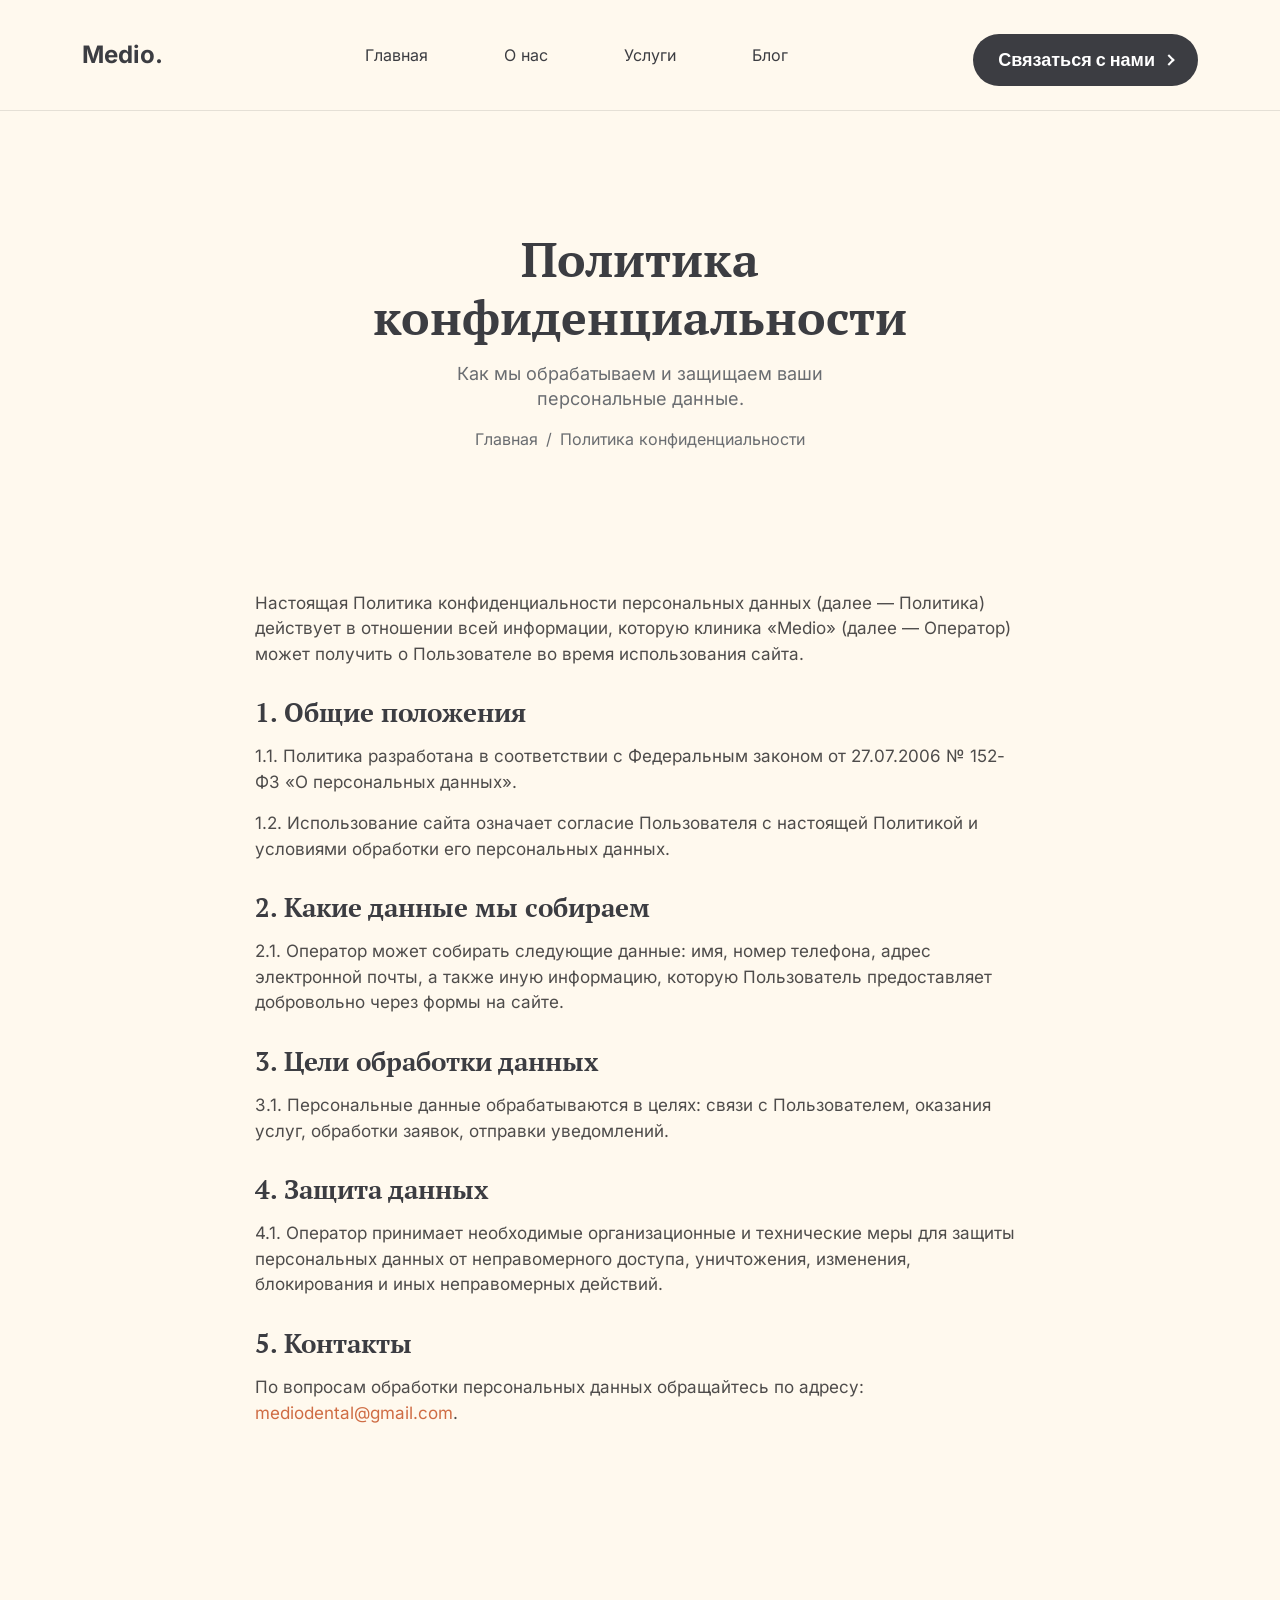
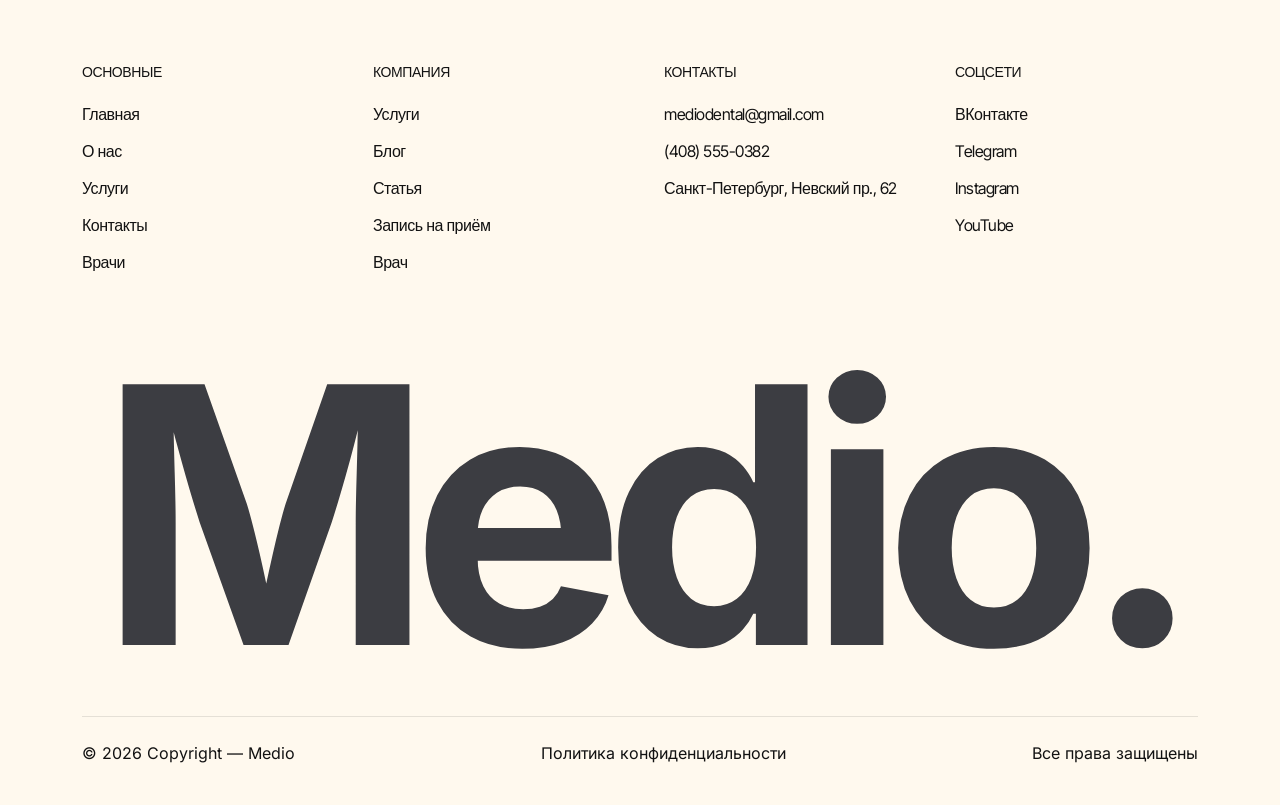
<file: privacy.html>
<!doctype html>
<html lang="ru">
  <head>
    <meta charset="UTF-8" />
    <meta name="viewport" content="width=device-width, initial-scale=1.0" />
    <link rel="stylesheet" href="./css/reset.css" />
    <link rel="stylesheet" href="./css/fonts.css" />
    <link rel="stylesheet" href="./libs/bootstrap/css/bootstrap.min.css" />
    <link rel="stylesheet" href="./css/style.css" />
    <title>Политика конфиденциальности</title>
  </head>
  <body class="d-flex flex-column min-vh-100">
    <header class="header">
      <nav class="navbar navbar-expand-xl navbar--sticky">
        <div class="container">
          <!-- Логотип -->
          <a href="#" class="navbar-brand">Medio.</a>
          <button
            class="navbar-toggler"
            type="button"
            data-bs-toggle="collapse"
            data-bs-target="#mainMenu"
            aria-controls="mainMenu"
            aria-expanded="false"
            aria-label="Переключить навигацию"
          >
            <span class="navbar-toggler-icon"></span>
          </button>
          <div class="collapse navbar-collapse" id="mainMenu">
            <ul class="navbar-nav mx-auto">
              <li><a class="nav-link" href="index.html">Главная</a></li>
              <li><a class="nav-link" href="about.html">О нас</a></li>
              <li><a class="nav-link" href="services.html">Услуги</a></li>
              <li><a class="nav-link" href="blog.html">Блог</a></li>
            </ul>
            <a href="contact.html" class="btn-contact">Связаться с нами</a>
          </div>
        </div>
      </nav>
    </header>
    <main class="flex-grow-1">
      <section class="page-hero">
        <div class="container">
          <div class="page-hero__content">
            <h1 class="page-hero__header">Политика конфиденциальности</h1>
            <p class="page-hero__desc">
              Как мы обрабатываем и защищаем ваши персональные данные.
            </p>
            <nav class="page-hero__crumbs" aria-label="Хлебные крошки">
              <a href="index.html">Главная</a>
              <span aria-hidden="true">/</span>
              <span>Политика конфиденциальности</span>
            </nav>
          </div>
        </div>
      </section>

      <section class="privacy">
        <div class="container">
          <div class="privacy__content">
            <p>
              Настоящая Политика конфиденциальности персональных данных (далее —
              Политика) действует в отношении всей информации, которую клиника
              «Medio» (далее — Оператор) может получить о Пользователе во время
              использования сайта.
            </p>

            <h2>1. Общие положения</h2>
            <p>
              1.1. Политика разработана в соответствии с Федеральным законом от
              27.07.2006 № 152-ФЗ «О персональных данных».
            </p>
            <p>
              1.2. Использование сайта означает согласие Пользователя с
              настоящей Политикой и условиями обработки его персональных данных.
            </p>

            <h2>2. Какие данные мы собираем</h2>
            <p>
              2.1. Оператор может собирать следующие данные: имя, номер
              телефона, адрес электронной почты, а также иную информацию,
              которую Пользователь предоставляет добровольно через формы на
              сайте.
            </p>

            <h2>3. Цели обработки данных</h2>
            <p>
              3.1. Персональные данные обрабатываются в целях: связи с
              Пользователем, оказания услуг, обработки заявок, отправки
              уведомлений.
            </p>

            <h2>4. Защита данных</h2>
            <p>
              4.1. Оператор принимает необходимые организационные и технические
              меры для защиты персональных данных от неправомерного доступа,
              уничтожения, изменения, блокирования и иных неправомерных
              действий.
            </p>

            <h2>5. Контакты</h2>
            <p>
              По вопросам обработки персональных данных обращайтесь по адресу:
              <a href="mailto:mediodental@gmail.com">mediodental@gmail.com</a>.
            </p>
          </div>
        </div>
      </section>
    </main>
    <footer class="footer">
      <div class="container">
        <div class="row g-4 g-lg-5 footer__top">
          <!-- Колонка 1 -->
          <div class="col-6 col-md-3">
            <h3 class="footer__label">Основные</h3>
            <ul class="footer__list">
              <li><a href="index.html" class="footer__link">Главная</a></li>
              <li><a href="about.html" class="footer__link">О нас</a></li>
              <li><a href="services.html" class="footer__link">Услуги</a></li>
              <li><a href="contact.html" class="footer__link">Контакты</a></li>
              <li><a href="doctors.html" class="footer__link">Врачи</a></li>
            </ul>
          </div>

          <!-- Колонка 2 -->
          <div class="col-6 col-md-3">
            <h3 class="footer__label">Компания</h3>
            <ul class="footer__list">
              <li>
                <a href="service-page.html" class="footer__link">Услуги</a>
              </li>
              <li><a href="blog.html" class="footer__link">Блог</a></li>
              <li>
                <a href="single-post.html" class="footer__link">Статья</a>
              </li>
              <li>
                <a href="appointment.html" class="footer__link"
                  >Запись на приём</a
                >
              </li>
              <li><a href="doctor-page.html" class="footer__link">Врач</a></li>
            </ul>
          </div>

          <!-- Колонка 3 -->
          <div class="col-6 col-md-3">
            <h3 class="footer__label">Контакты</h3>
            <ul class="footer__list">
              <li>
                <a href="mailto:mediodental@gmail.com" class="footer__link"
                  >mediodental@gmail.com</a
                >
              </li>
              <li>
                <a href="tel:+74085550382" class="footer__link"
                  >(408) 555-0382</a
                >
              </li>
              <li>
                <span class="footer__link"
                  >Санкт-Петербург, Невский пр., 62</span
                >
              </li>
            </ul>
          </div>

          <!-- Колонка 4 -->
          <div class="col-6 col-md-3">
            <h3 class="footer__label">Соцсети</h3>
            <ul class="footer__list">
              <li><a href="#" class="footer__link">ВКонтакте</a></li>
              <li><a href="#" class="footer__link">Telegram</a></li>
              <li><a href="#" class="footer__link">Instagram</a></li>
              <li><a href="#" class="footer__link">YouTube</a></li>
            </ul>
          </div>
        </div>

        <!-- Гигантский лого -->
        <div class="footer__watermark" aria-hidden="true">Medio.</div>

        <!-- Копирайт -->
        <div class="footer__bottom">
          <span>© 2026 Copyright — Medio</span>
          <a href="privacy.html" class="footer__bottom-link"
            >Политика конфиденциальности</a
          >
          <span>Все права защищены</span>
        </div>
      </div>
    </footer>
    <script src="./libs/bootstrap/js/bootstrap.bundle.min.js"></script>
    <script src="./js/main.js"></script>
  </body>
</html>
</file>
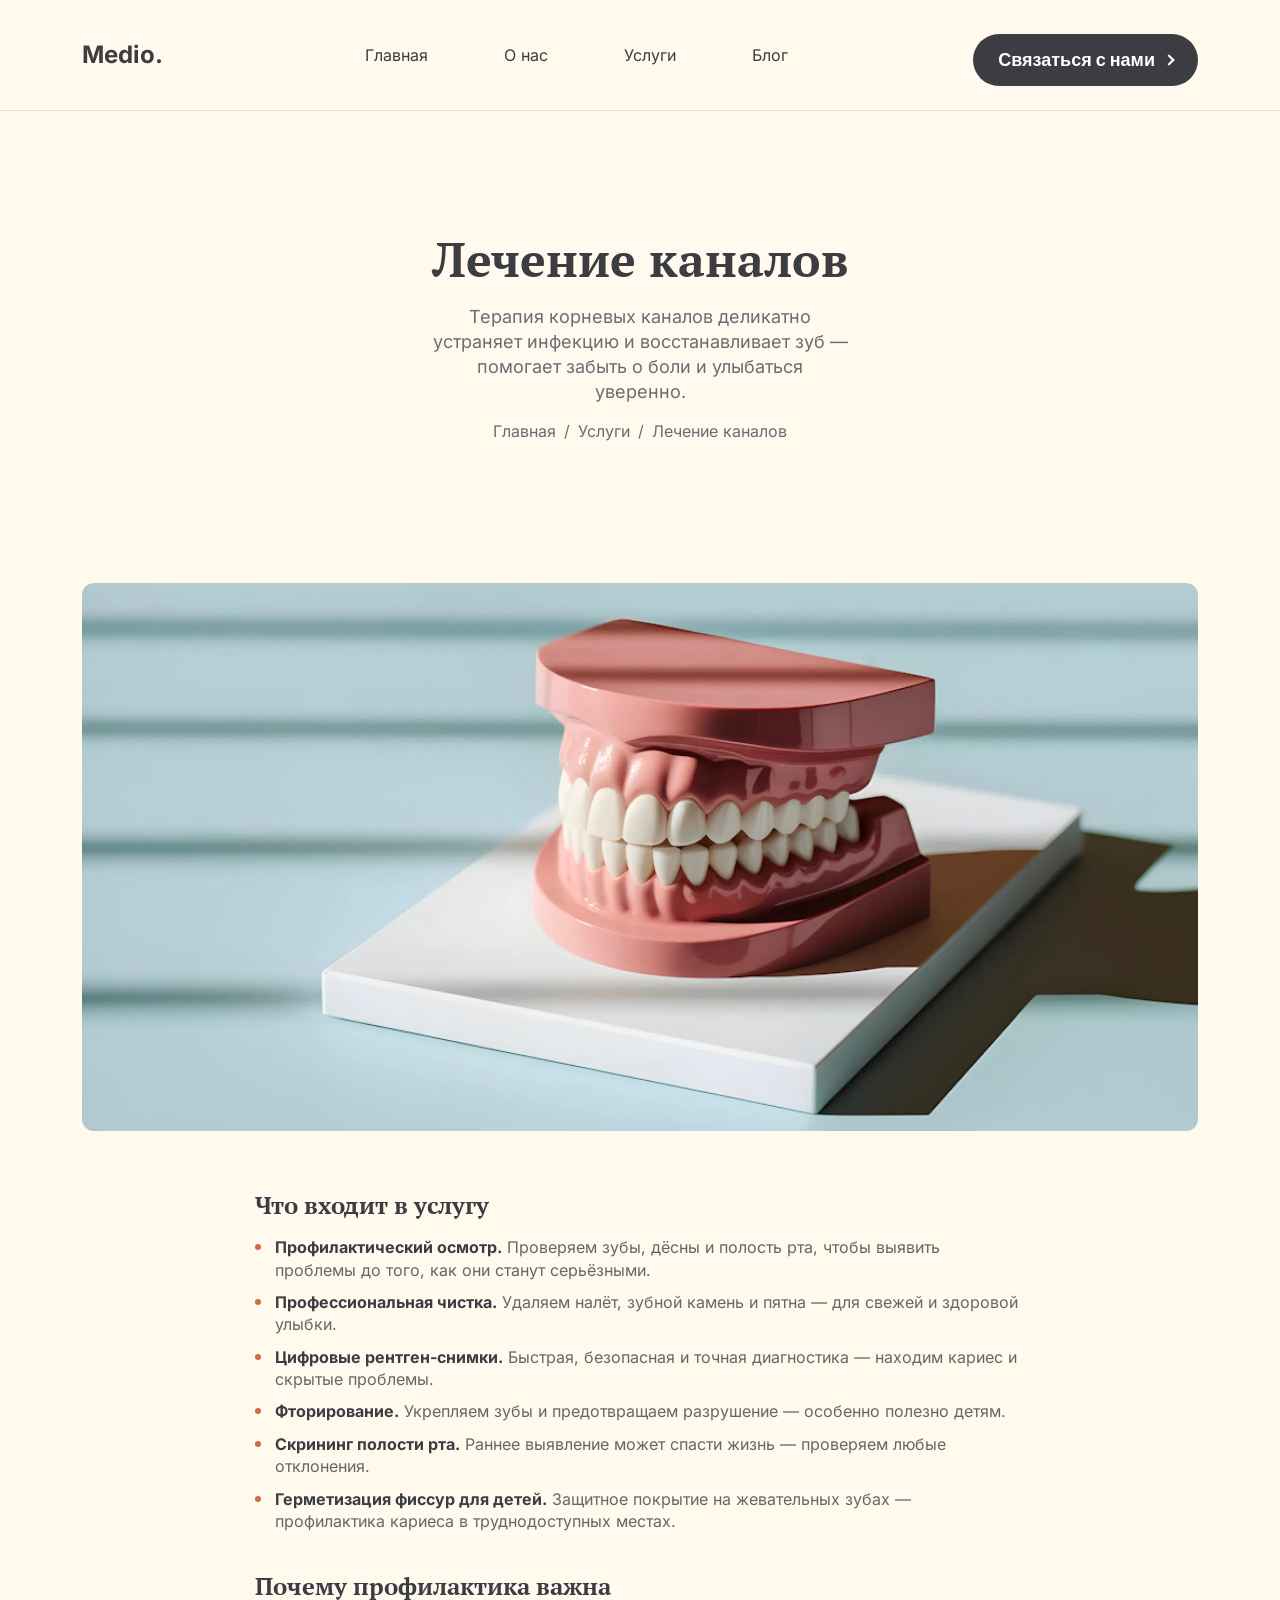
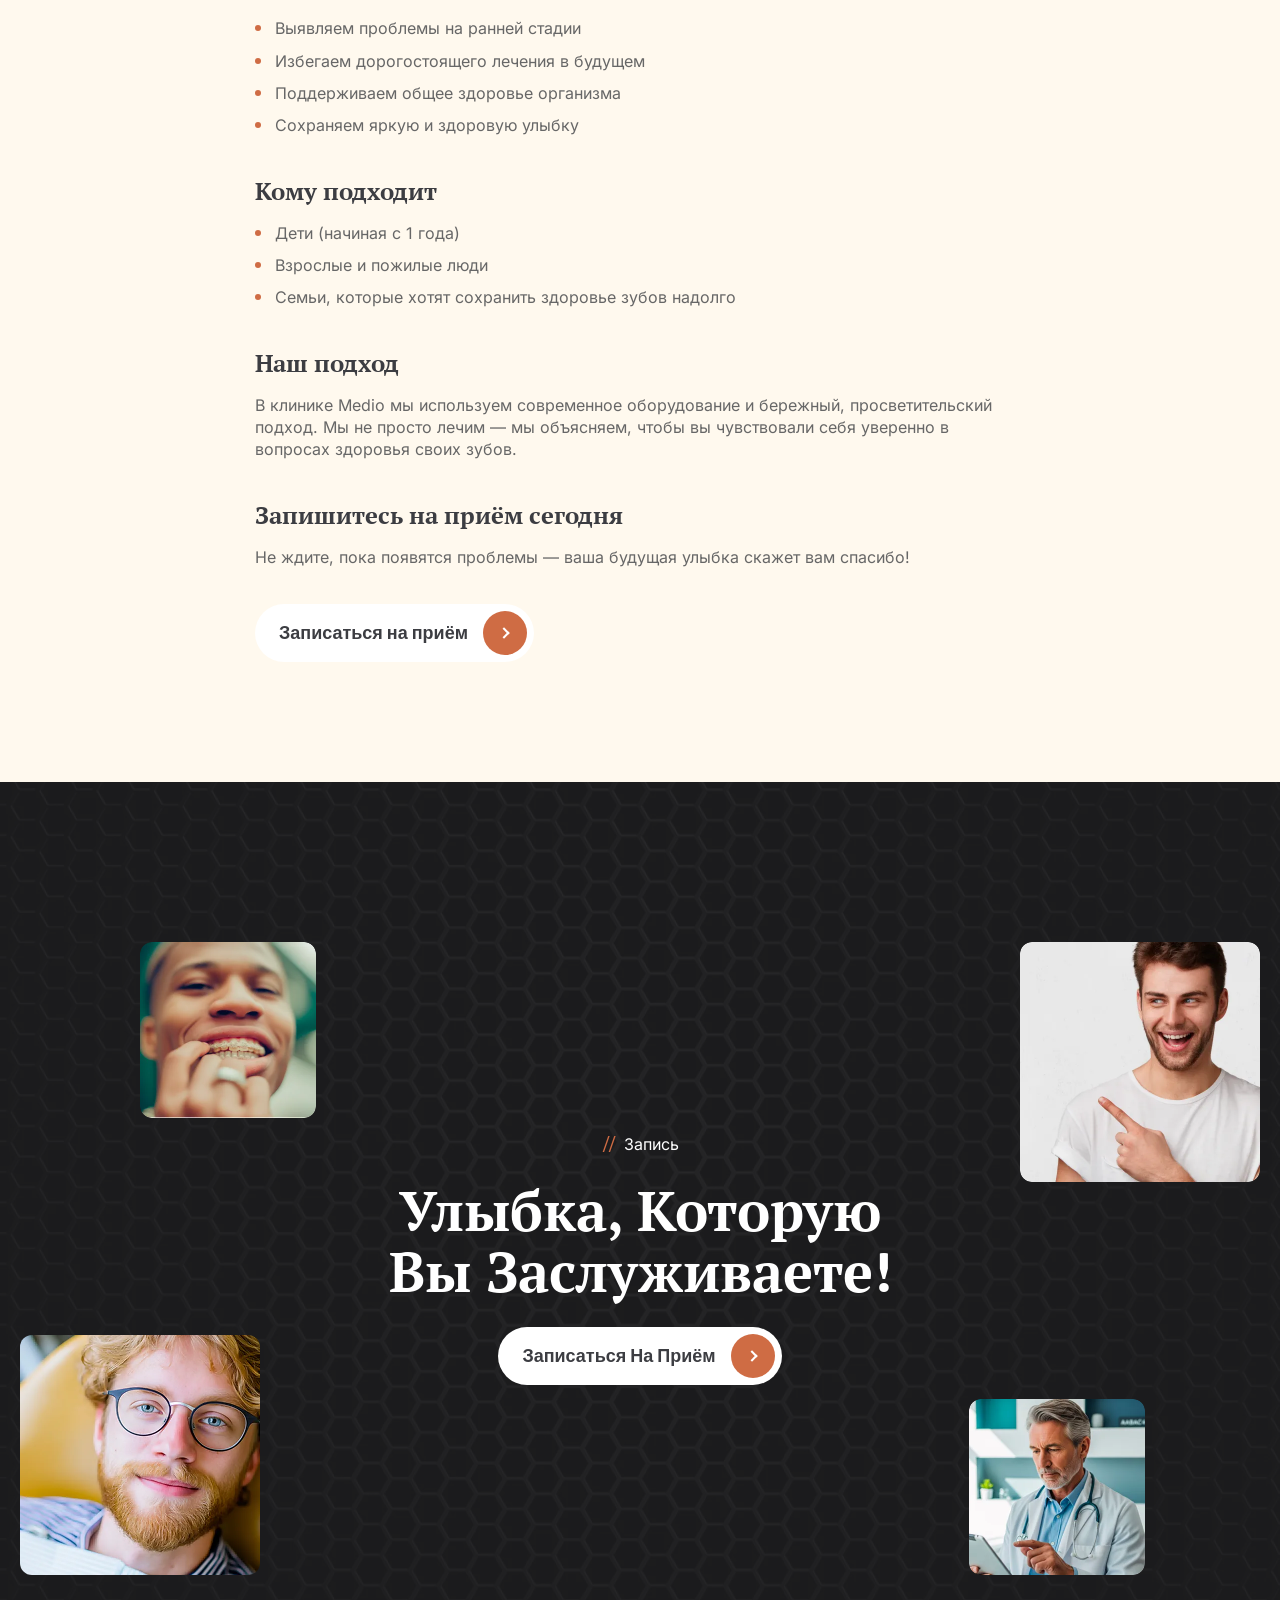
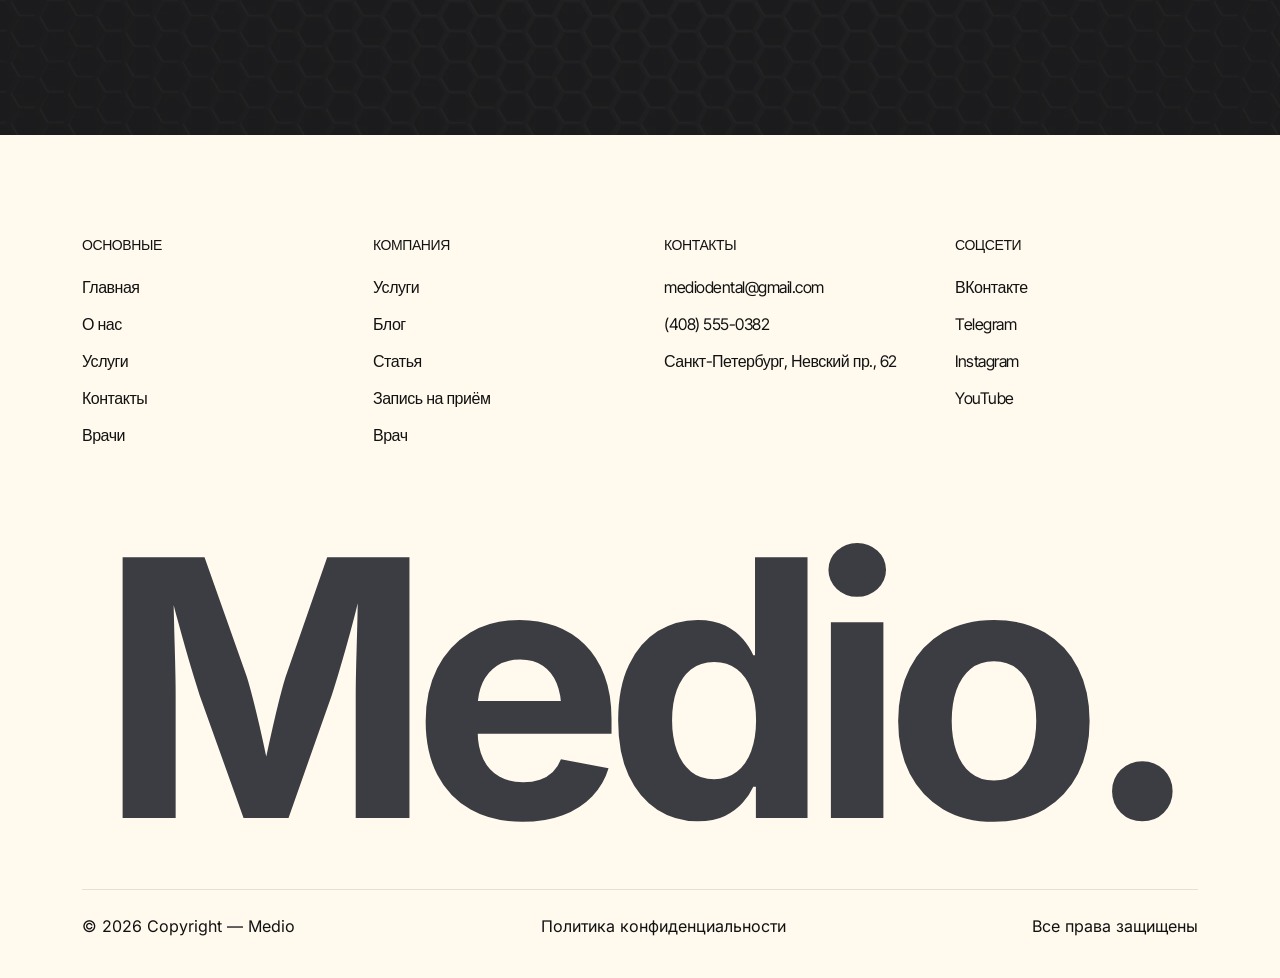
<file: service-page.html>
<!doctype html>
<html lang="ru">
  <head>
    <meta charset="UTF-8" />
    <meta name="viewport" content="width=device-width, initial-scale=1.0" />
    <link rel="stylesheet" href="./css/reset.css" />
    <link rel="stylesheet" href="./css/fonts.css" />
    <link rel="stylesheet" href="./libs/bootstrap/css/bootstrap.min.css" />
    <link rel="stylesheet" href="./css/style.css" />
    <title>Описание услуги</title>
  </head>
  <body class="d-flex flex-column min-vh-100">
    <header class="header">
      <nav class="navbar navbar-expand-xl navbar--sticky">
        <div class="container">
          <!-- Логотип -->
          <a href="#" class="navbar-brand">Medio.</a>
          <button
            class="navbar-toggler"
            type="button"
            data-bs-toggle="collapse"
            data-bs-target="#mainMenu"
            aria-controls="mainMenu"
            aria-expanded="false"
            aria-label="Переключить навигацию"
          >
            <span class="navbar-toggler-icon"></span>
          </button>
          <div class="collapse navbar-collapse" id="mainMenu">
            <ul class="navbar-nav mx-auto">
              <li><a class="nav-link" href="index.html">Главная</a></li>
              <li><a class="nav-link" href="about.html">О нас</a></li>
              <li><a class="nav-link" href="services.html">Услуги</a></li>
              <li><a class="nav-link" href="blog.html">Блог</a></li>
            </ul>
            <a href="contact.html" class="btn-contact">Связаться с нами</a>
          </div>
        </div>
      </nav>
    </header>
    <main class="flex-grow-1">
      <section class="page-hero">
        <div class="container">
          <div class="page-hero__content">
            <h1 class="page-hero__header">Лечение каналов</h1>
            <p class="page-hero__desc">
              Терапия корневых каналов деликатно устраняет инфекцию и
              восстанавливает зуб — помогает забыть о боли и улыбаться уверенно.
            </p>
            <nav class="page-hero__crumbs" aria-label="Хлебные крошки">
              <a href="index.html">Главная</a>
              <span aria-hidden="true">/</span>
              <a href="services.html">Услуги</a>
              <span aria-hidden="true">/</span>
              <span>Лечение каналов</span>
            </nav>
          </div>
        </div>
      </section>

      <section class="service-single">
        <div class="container">
          <!-- Большое фото -->
          <div class="service-single__cover" aria-hidden="true"></div>

          <!-- Контент -->
          <div class="service-single__content">
            <h2>Что входит в услугу</h2>
            <ul>
              <li>
                <strong>Профилактический осмотр.</strong> Проверяем зубы, дёсны
                и полость рта, чтобы выявить проблемы до того, как они станут
                серьёзными.
              </li>
              <li>
                <strong>Профессиональная чистка.</strong> Удаляем налёт, зубной
                камень и пятна — для свежей и здоровой улыбки.
              </li>
              <li>
                <strong>Цифровые рентген-снимки.</strong> Быстрая, безопасная и
                точная диагностика — находим кариес и скрытые проблемы.
              </li>
              <li>
                <strong>Фторирование.</strong> Укрепляем зубы и предотвращаем
                разрушение — особенно полезно детям.
              </li>
              <li>
                <strong>Скрининг полости рта.</strong> Раннее выявление может
                спасти жизнь — проверяем любые отклонения.
              </li>
              <li>
                <strong>Герметизация фиссур для детей.</strong> Защитное
                покрытие на жевательных зубах — профилактика кариеса в
                труднодоступных местах.
              </li>
            </ul>

            <h2>Почему профилактика важна</h2>
            <ul>
              <li>Выявляем проблемы на ранней стадии</li>
              <li>Избегаем дорогостоящего лечения в будущем</li>
              <li>Поддерживаем общее здоровье организма</li>
              <li>Сохраняем яркую и здоровую улыбку</li>
            </ul>

            <h2>Кому подходит</h2>
            <ul>
              <li>Дети (начиная с 1 года)</li>
              <li>Взрослые и пожилые люди</li>
              <li>Семьи, которые хотят сохранить здоровье зубов надолго</li>
            </ul>

            <h2>Наш подход</h2>
            <p>
              В клинике Medio мы используем современное оборудование и бережный,
              просветительский подход. Мы не просто лечим — мы объясняем, чтобы
              вы чувствовали себя уверенно в вопросах здоровья своих зубов.
            </p>

            <h2>Запишитесь на приём сегодня</h2>
            <p>
              Не ждите, пока появятся проблемы — ваша будущая улыбка скажет вам
              спасибо!
            </p>

            <a href="appointment.html" class="service-single__btn">
              <span>Записаться на приём</span>
              <span
                class="service-single__btn-circle"
                aria-hidden="true"
              ></span>
            </a>
          </div>
        </div>
      </section>
      <section class="cta">
        <div class="cta__bg" aria-hidden="true"></div>

        <div class="cta__inner">
          <div class="cta__content">
            <div class="cta__badge d-flex align-items-center gap-2">
              <span class="cta__badge-slash">//</span>
              <span>Запись</span>
            </div>
            <h2 class="cta__header">Улыбка, Которую Вы Заслуживаете!</h2>
            <a href="appointment.html" class="cta__btn">
              <span>Записаться На Приём</span>
              <span class="cta__btn-circle" aria-hidden="true"></span>
            </a>
          </div>

          <div class="cta__photo cta__photo--1" aria-hidden="true"></div>
          <div class="cta__photo cta__photo--2" aria-hidden="true"></div>
          <div class="cta__photo cta__photo--3" aria-hidden="true"></div>
          <div class="cta__photo cta__photo--4" aria-hidden="true"></div>
        </div>
      </section>
    </main>
    <footer class="footer">
      <div class="container">
        <div class="row g-4 g-lg-5 footer__top">
          <!-- Колонка 1 -->
          <div class="col-6 col-md-3">
            <h3 class="footer__label">Основные</h3>
            <ul class="footer__list">
              <li><a href="index.html" class="footer__link">Главная</a></li>
              <li><a href="about.html" class="footer__link">О нас</a></li>
              <li><a href="services.html" class="footer__link">Услуги</a></li>
              <li><a href="contact.html" class="footer__link">Контакты</a></li>
              <li><a href="doctors.html" class="footer__link">Врачи</a></li>
            </ul>
          </div>

          <!-- Колонка 2 -->
          <div class="col-6 col-md-3">
            <h3 class="footer__label">Компания</h3>
            <ul class="footer__list">
              <li>
                <a href="service-page.html" class="footer__link">Услуги</a>
              </li>
              <li><a href="blog.html" class="footer__link">Блог</a></li>
              <li>
                <a href="single-post.html" class="footer__link">Статья</a>
              </li>
              <li>
                <a href="appointment.html" class="footer__link"
                  >Запись на приём</a
                >
              </li>
              <li><a href="doctor-page.html" class="footer__link">Врач</a></li>
            </ul>
          </div>

          <!-- Колонка 3 -->
          <div class="col-6 col-md-3">
            <h3 class="footer__label">Контакты</h3>
            <ul class="footer__list">
              <li>
                <a href="mailto:mediodental@gmail.com" class="footer__link"
                  >mediodental@gmail.com</a
                >
              </li>
              <li>
                <a href="tel:+74085550382" class="footer__link"
                  >(408) 555-0382</a
                >
              </li>
              <li>
                <span class="footer__link"
                  >Санкт-Петербург, Невский пр., 62</span
                >
              </li>
            </ul>
          </div>

          <!-- Колонка 4 -->
          <div class="col-6 col-md-3">
            <h3 class="footer__label">Соцсети</h3>
            <ul class="footer__list">
              <li><a href="#" class="footer__link">ВКонтакте</a></li>
              <li><a href="#" class="footer__link">Telegram</a></li>
              <li><a href="#" class="footer__link">Instagram</a></li>
              <li><a href="#" class="footer__link">YouTube</a></li>
            </ul>
          </div>
        </div>

        <!-- Гигантский лого -->
        <div class="footer__watermark" aria-hidden="true">Medio.</div>

        <!-- Копирайт -->
        <div class="footer__bottom">
          <span>© 2026 Copyright — Medio</span>
          <a href="privacy.html" class="footer__bottom-link"
            >Политика конфиденциальности</a
          >
          <span>Все права защищены</span>
        </div>
      </div>
    </footer>
    <script src="./libs/bootstrap/js/bootstrap.bundle.min.js"></script>
    <script src="./js/main.js"></script>
  </body>
</html>
</file>
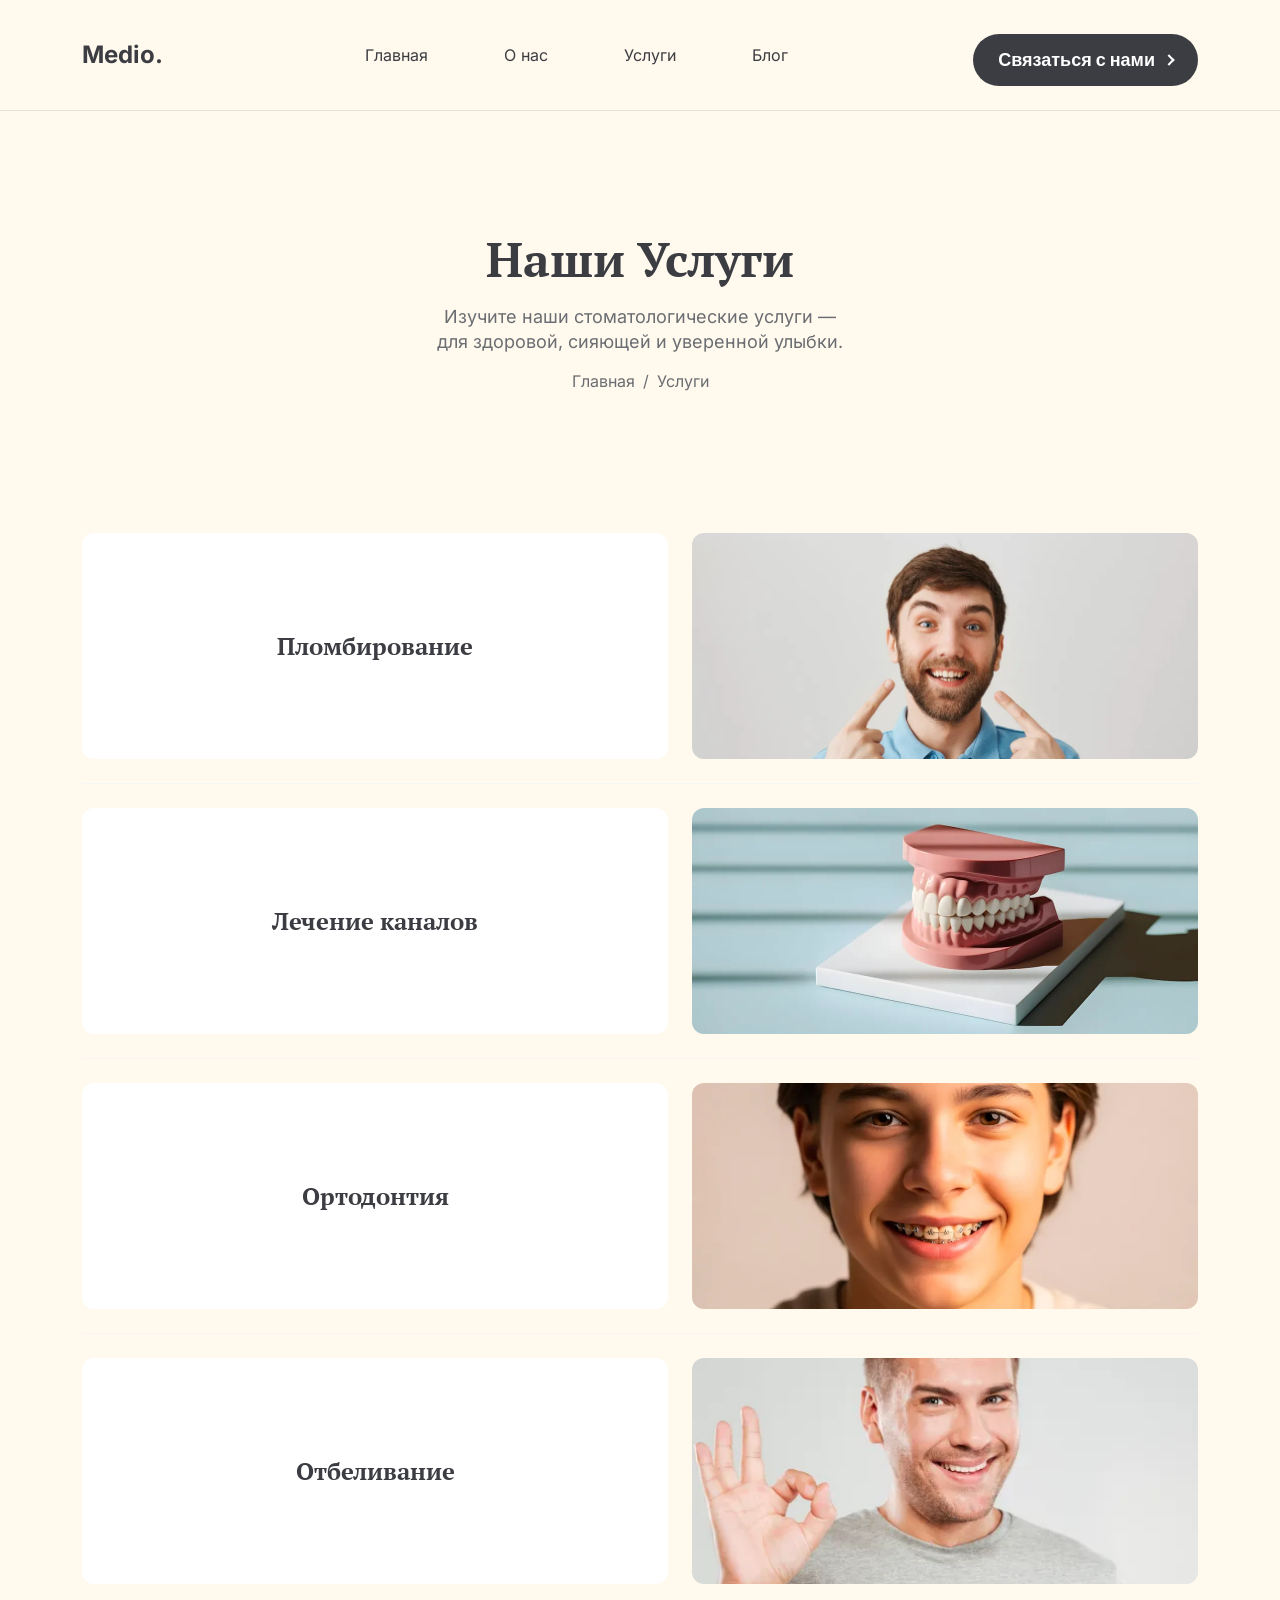
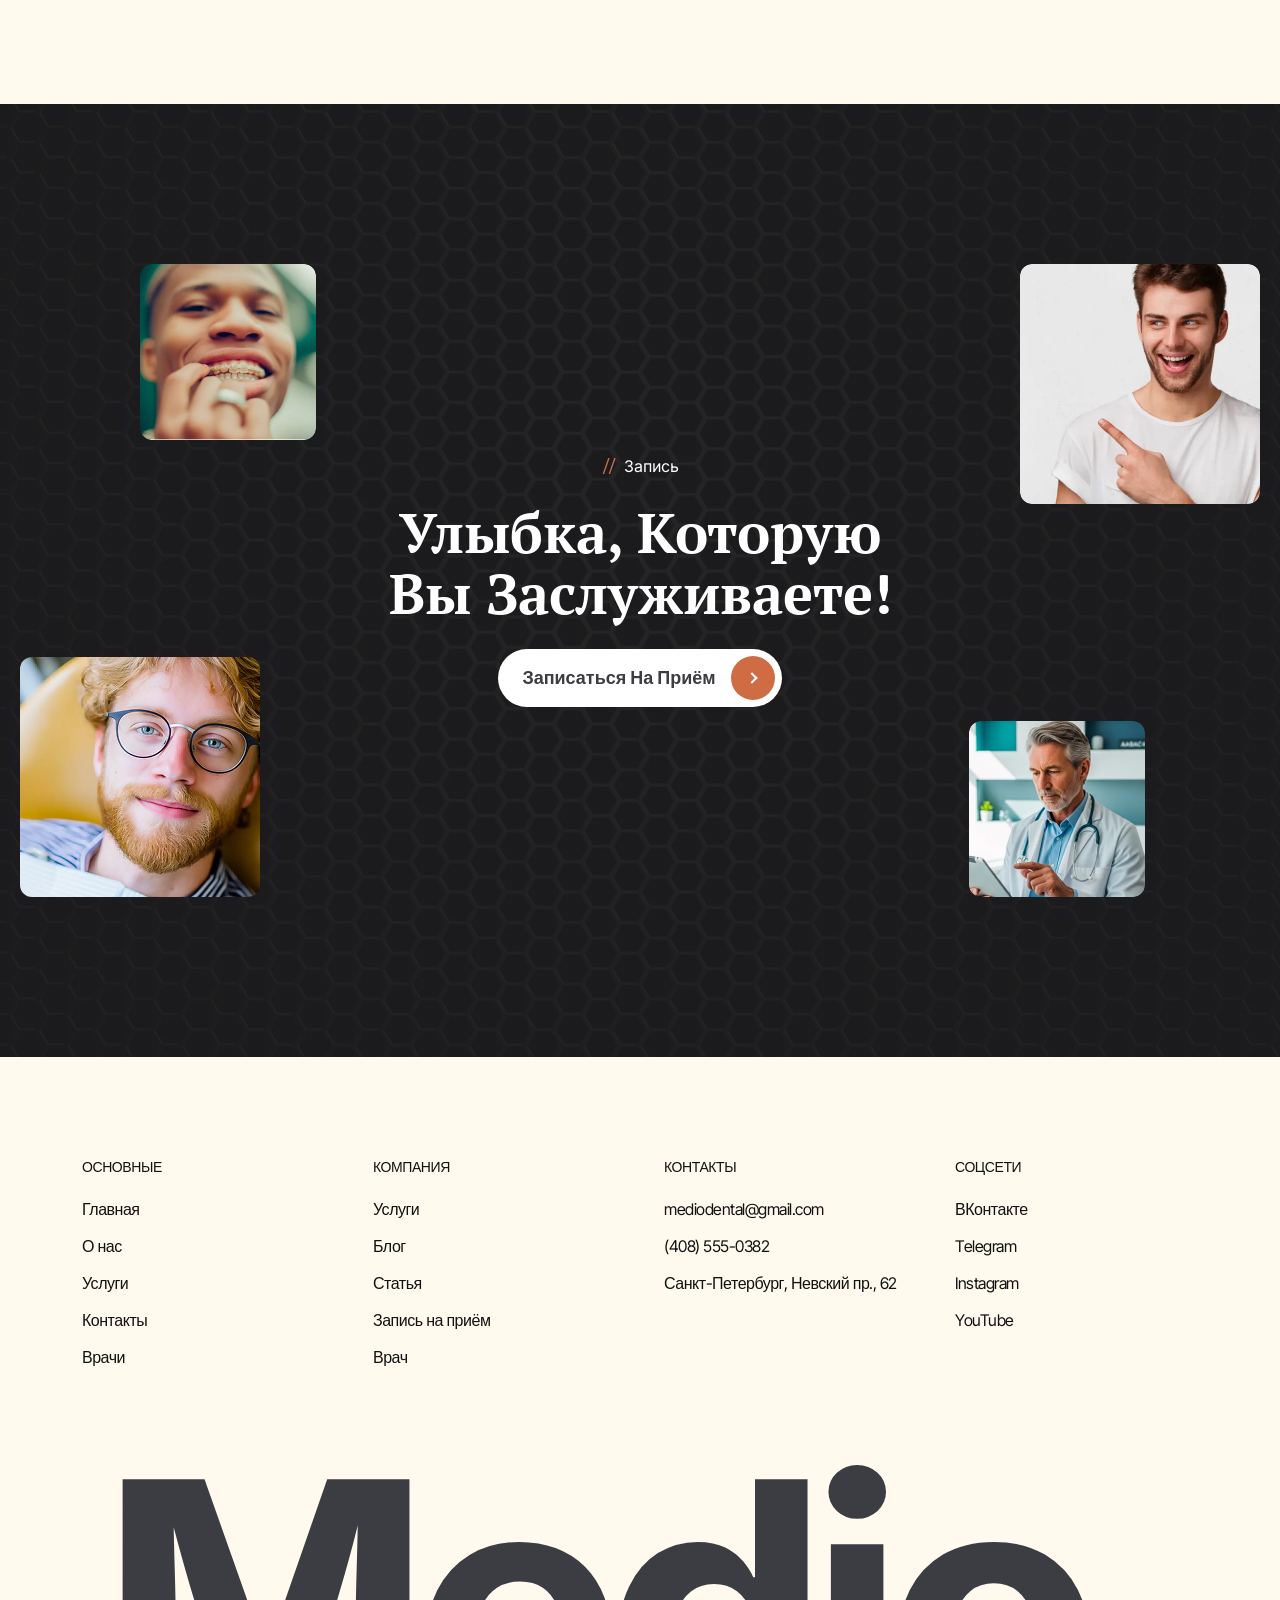
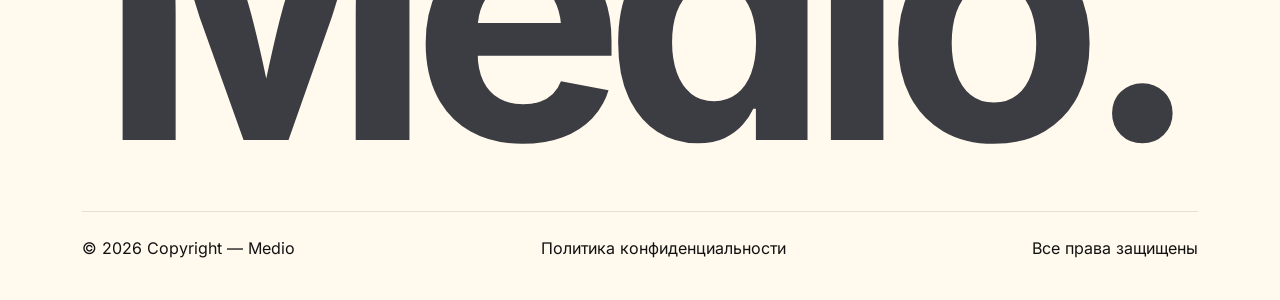
<file: services.html>
<!doctype html>
<html lang="ru">
  <head>
    <meta charset="UTF-8" />
    <meta name="viewport" content="width=device-width, initial-scale=1.0" />
    <link rel="stylesheet" href="./css/reset.css" />
    <link rel="stylesheet" href="./css/fonts.css" />
    <link rel="stylesheet" href="./libs/bootstrap/css/bootstrap.min.css" />
    <link rel="stylesheet" href="./css/style.css" />
    <title>Услуги</title>
  </head>
  <body class="d-flex flex-column min-vh-100">
    <header class="header">
      <nav class="navbar navbar-expand-xl navbar--sticky">
        <div class="container">
          <!-- Логотип -->
          <a href="#" class="navbar-brand">Medio.</a>
          <button
            class="navbar-toggler"
            type="button"
            data-bs-toggle="collapse"
            data-bs-target="#mainMenu"
            aria-controls="mainMenu"
            aria-expanded="false"
            aria-label="Переключить навигацию"
          >
            <span class="navbar-toggler-icon"></span>
          </button>
          <div class="collapse navbar-collapse" id="mainMenu">
            <ul class="navbar-nav mx-auto">
              <li><a class="nav-link" href="index.html">Главная</a></li>
              <li><a class="nav-link" href="about.html">О нас</a></li>
              <li><a class="nav-link" href="services.html">Услуги</a></li>
              <li><a class="nav-link" href="blog.html">Блог</a></li>
            </ul>
            <a href="contact.html" class="btn-contact">Связаться с нами</a>
          </div>
        </div>
      </nav>
    </header>
    <main class="flex-grow-1">
      <section class="page-hero">
        <div class="container">
          <div class="page-hero__content">
            <h1 class="page-hero__header">Наши Услуги</h1>
            <p class="page-hero__desc">
              Изучите наши стоматологические услуги — для здоровой, сияющей и
              уверенной улыбки.
            </p>
            <nav class="page-hero__crumbs" aria-label="Хлебные крошки">
              <a href="index.html">Главная</a>
              <span aria-hidden="true">/</span>
              <span>Услуги</span>
            </nav>
          </div>
        </div>
      </section>

      <section class="services services--page">
        <div class="container">
          <!-- Ряд 1 -->
          <div class="services__row">
            <a href="service-page.html" class="services__card">Пломбирование</a>
            <div class="services__img services__img--page"></div>
          </div>

          <!-- Ряд 2 -->
          <div class="services__row">
            <a href="service-page.html" class="services__card"
              >Лечение каналов</a
            >
            <div class="services__img services__img--page"></div>
          </div>

          <!-- Ряд 3 -->
          <div class="services__row">
            <a href="service-page.html" class="services__card">Ортодонтия</a>
            <div class="services__img services__img--page"></div>
          </div>

          <!-- Ряд 4 -->
          <div class="services__row">
            <a href="service-page.html" class="services__card">Отбеливание</a>
            <div class="services__img services__img--page"></div>
          </div>
        </div>
      </section>
      <section class="cta">
        <div class="cta__bg" aria-hidden="true"></div>

        <div class="cta__inner">
          <div class="cta__content">
            <div class="cta__badge d-flex align-items-center gap-2">
              <span class="cta__badge-slash">//</span>
              <span>Запись</span>
            </div>
            <h2 class="cta__header">Улыбка, Которую Вы Заслуживаете!</h2>
            <a href="appointment.html" class="cta__btn">
              <span>Записаться На Приём</span>
              <span class="cta__btn-circle" aria-hidden="true"></span>
            </a>
          </div>

          <div class="cta__photo cta__photo--1" aria-hidden="true"></div>
          <div class="cta__photo cta__photo--2" aria-hidden="true"></div>
          <div class="cta__photo cta__photo--3" aria-hidden="true"></div>
          <div class="cta__photo cta__photo--4" aria-hidden="true"></div>
        </div>
      </section>
    </main>
    <footer class="footer">
      <div class="container">
        <div class="row g-4 g-lg-5 footer__top">
          <!-- Колонка 1 -->
          <div class="col-6 col-md-3">
            <h3 class="footer__label">Основные</h3>
            <ul class="footer__list">
              <li><a href="index.html" class="footer__link">Главная</a></li>
              <li><a href="about.html" class="footer__link">О нас</a></li>
              <li><a href="services.html" class="footer__link">Услуги</a></li>
              <li><a href="contact.html" class="footer__link">Контакты</a></li>
              <li><a href="doctors.html" class="footer__link">Врачи</a></li>
            </ul>
          </div>

          <!-- Колонка 2 -->
          <div class="col-6 col-md-3">
            <h3 class="footer__label">Компания</h3>
            <ul class="footer__list">
              <li>
                <a href="service-page.html" class="footer__link">Услуги</a>
              </li>
              <li><a href="blog.html" class="footer__link">Блог</a></li>
              <li>
                <a href="single-post.html" class="footer__link">Статья</a>
              </li>
              <li>
                <a href="appointment.html" class="footer__link"
                  >Запись на приём</a
                >
              </li>
              <li><a href="doctor-page.html" class="footer__link">Врач</a></li>
            </ul>
          </div>

          <!-- Колонка 3 -->
          <div class="col-6 col-md-3">
            <h3 class="footer__label">Контакты</h3>
            <ul class="footer__list">
              <li>
                <a href="mailto:mediodental@gmail.com" class="footer__link"
                  >mediodental@gmail.com</a
                >
              </li>
              <li>
                <a href="tel:+74085550382" class="footer__link"
                  >(408) 555-0382</a
                >
              </li>
              <li>
                <span class="footer__link"
                  >Санкт-Петербург, Невский пр., 62</span
                >
              </li>
            </ul>
          </div>

          <!-- Колонка 4 -->
          <div class="col-6 col-md-3">
            <h3 class="footer__label">Соцсети</h3>
            <ul class="footer__list">
              <li><a href="#" class="footer__link">ВКонтакте</a></li>
              <li><a href="#" class="footer__link">Telegram</a></li>
              <li><a href="#" class="footer__link">Instagram</a></li>
              <li><a href="#" class="footer__link">YouTube</a></li>
            </ul>
          </div>
        </div>

        <!-- Гигантский лого -->
        <div class="footer__watermark" aria-hidden="true">Medio.</div>

        <!-- Копирайт -->
        <div class="footer__bottom">
          <span>© 2026 Copyright — Medio</span>
          <a href="privacy.html" class="footer__bottom-link"
            >Политика конфиденциальности</a
          >
          <span>Все права защищены</span>
        </div>
      </div>
    </footer>
    <script src="./libs/bootstrap/js/bootstrap.bundle.min.js"></script>
    <script src="./js/main.js"></script>
  </body>
</html>
</file>
<file: css/fonts.css>
/* Inter Tight — навигация, мелкий текст */
@font-face {
  font-family: "Inter Tight";
  font-style: normal;
  font-weight: 400;
  font-display: swap;
  src: url("../assets/fonts/inter-tight-400.woff2") format("woff2");
}

@font-face {
  font-family: "Inter Tight";
  font-style: normal;
  font-weight: 500;
  font-display: swap;
  src: url("../assets/fonts/inter-tight-500.woff2") format("woff2");
}

/* Inter — кнопки */
@font-face {
  font-family: "Inter";
  font-style: normal;
  font-weight: 400;
  font-display: swap;
  src: url("../assets/fonts/inter-cyrillic-regular.woff2") format("woff2");
}
@font-face {
  font-family: "Inter";
  font-style: normal;
  font-weight: 700;
  font-display: swap;
  src: url("../assets/fonts/inter-cyrillic-700.woff2") format("woff2");
}

/* Be Vietnam — декоративные «//» */
@font-face {
  font-family: "Be Vietnam";
  font-style: normal;
  font-weight: 400;
  font-display: swap;
  src: url("../assets/fonts/be-vietnam-400.woff2") format("woff2");
}

/* Playfair Display — «Benefits of Our Dental Services.» */
@font-face {
  font-family: "Playfair Display";
  font-style: italic;
  font-weight: 600;
  font-display: swap;
  src: url("../assets/fonts/playfair-display-cyrillic-600-italic.woff2")
    format("woff2");
}

/* Montserrat — копирайт в футере */
@font-face {
  font-family: "Montserrat";
  font-style: normal;
  font-weight: 400;
  font-display: swap;
  src: url("../assets/fonts/montserrat-400.woff2") format("woff2");
}

/* PT Serif — заголовки */
@font-face {
  font-family: "PT Serif";
  font-style: normal;
  font-weight: 400;
  font-display: swap;
  src: url("../assets/fonts/pt-serif-cyrillic-400.woff2") format("woff2");
}

@font-face {
  font-family: "PT Serif";
  font-style: normal;
  font-weight: 700;
  font-display: swap;
  src: url("../assets/fonts/pt-serif-cyrillic_cyrillic-700.woff2")
    format("woff2");
}
</file>
<file: css/style.css>
/* Переменные */
:root {
  /* Цвета из макета */
  --color-dark: #3c3d42;
  --color-accent: #cf6c44;
  --color-bg: #fff9ee;
  --color-white: #ffffff;
  --color-gray: #6a6d71;
  --color-thin: #858585;

  /* Шрифты */
  --font-main: "Inter", sans-serif;
  --font-thin: "Inter", sans-serif;
  --font-button: "Inter Tight", sans-serif;
  --font-heading: "PT Serif", serif;
  --font-italic: "Playfair Display", serif;
}

/* База */
body {
  font-family: var(--font-main);
  font-size: 16px;
  line-height: 1.5;
  color: var(--color-dark);
  background: var(--color-bg);
  overflow-x: clip;
}
button,
.btn {
  font-family: var(--font-button);
  font-weight: 700;
}

h1,
h2,
h3,
h4,
h5,
h6 {
  font-family: var(--font-heading);
  font-weight: 700;
  line-height: 1.2;
}
html {
  overflow-x: clip;
  scroll-behavior: smooth;
}
.about {
  padding-top: 150px;
  padding-bottom: 40px;
}
.about__badge {
  font-size: 16px;
  color: var(--color-dark);
  margin-bottom: 40px;
}

.about__badge-slash {
  color: var(--color-accent);
  font-family: "Be Vietnam", sans-serif;
}

.about__header {
  font-family: var(--font-heading);
  font-size: 32px;
  font-weight: 700;
  line-height: 1.2;
  max-width: 712px;
  margin-bottom: 40px;
}
.about__header-accent {
  color: var(--color-accent);
}

.about__btn {
  background: var(--color-white);
  color: var(--color-dark);
  padding: 7px 7px 7px 24px;
  border-radius: 100px;
  font-family: var(--font-button);
  font-weight: 700;
  font-size: 18px;
  text-decoration: none;
  white-space: nowrap;
  margin-bottom: 50px;
}

.about__btn-circle {
  position: relative;
  width: 44px;
  height: 44px;
  border-radius: 50%;
  background: var(--color-accent);
  display: flex;
  align-items: center;
  justify-content: center;
}

.about__btn-circle::after {
  content: "";
  width: 8px;
  height: 8px;
  border-top: 2px solid var(--color-white);
  border-right: 2px solid var(--color-white);
  transform: rotate(45deg);
  margin-left: -2px;
}
.about-page {
  padding: 20px 0 60px;
  background: var(--color-bg);
}

.about-page__cover {
  min-height: 260px;
  border-radius: 12px;
  background-image: url("../assets/images/about-patient.webp");
  background-size: cover;
  background-position: center;
  background-repeat: no-repeat;
  margin-bottom: 40px;
}

/* Партнёры */
.about-page__partners {
  display: flex;
  flex-direction: column;
  align-items: center;
  gap: 30px;
}

.about-page__partners-title {
  font-family: var(--font-heading);
  font-weight: 400;
  font-size: 20px;
  line-height: 1.2;
  color: var(--color-dark);
  text-align: center;
  margin: 0;
}

.appointment {
  padding: 20px 0 60px;
  background: var(--color-bg);
}

.appointment__inner {
  display: flex;
  flex-direction: column;
  gap: 20px;
  overflow: hidden;
  border-radius: 12px;
}

.appointment__photo {
  min-height: 580px;
  background-image: url("../assets/images/appointment-doc.webp");
  background-size: cover;
  background-position: center;
  background-repeat: no-repeat;
}

.appointment__form-wrap {
  background: var(--color-accent);
  padding: 30px 24px;
  color: var(--color-white);
}

.appointment__title {
  font-family: var(--font-heading);
  font-weight: 600;
  font-size: 26px;
  line-height: 1.1;
  color: var(--color-white);
  margin: 0 0 30px;
}

/* Сетка полей */
.appointment__fields {
  display: grid;
  grid-template-columns: 1fr;
  gap: 24px 20px;
  margin-bottom: 30px;
}

.appointment__field {
  display: flex;
  flex-direction: column;
  gap: 8px;
}

.appointment__field--full {
  grid-column: 1 / -1;
}

.appointment__label {
  font-family: var(--font-button);
  font-weight: 400;
  font-size: 16px;
  line-height: 1.4;
  color: var(--color-white);
}

.appointment__input,
.appointment__select {
  width: 100%;
  padding: 10px 0 14px;
  background: transparent;
  border: none;
  border-bottom: 1px solid rgba(255, 255, 255, 0.24);
  border-radius: 0;
  color: var(--color-white);
  font-family: var(--font-button);
  font-weight: 400;
  font-size: 17px;
  line-height: 1.4;
  outline: none;
  transition: border-color 0.2s ease;
}

.appointment__input::placeholder,
.appointment__textarea::placeholder {
  color: rgba(255, 255, 255, 0.5);
}

.appointment__input:focus,
.appointment__select:focus {
  border-bottom-color: var(--color-white);
}

.appointment__textarea {
  resize: vertical;
  min-height: 70px;
}

.appointment__select-wrap {
  position: relative;
}
.appointment__select {
  appearance: none;
  -webkit-appearance: none;
  cursor: pointer;
  padding-right: 30px;
}
.appointment__select option {
  color: var(--color-dark);
}
.appointment__select-wrap::after {
  content: "";
  position: absolute;
  right: 8px;
  top: 45%;
  width: 10px;
  height: 10px;
  border-right: 2px solid var(--color-white);
  border-bottom: 2px solid var(--color-white);
  transform: translateY(-50%) rotate(45deg);
  pointer-events: none;
}

/* Date input — белый текст, стилизуем нативно */
.appointment__input[type="date"] {
  color-scheme: dark;
}

/* Кнопка — белая пилюля + оранжевый кружок */
.appointment__btn {
  display: inline-flex;
  align-items: center;
  gap: 15px;
  padding: 7px 7px 7px 24px;
  background: var(--color-white);
  color: var(--color-dark);
  border: none;
  border-radius: 100px;
  font-family: var(--font-button);
  font-weight: 700;
  font-size: 18px;
  line-height: 28px;
  cursor: pointer;
  transition: transform 0.2s ease;
  margin-top: 20px;
}
.appointment__btn:hover {
  transform: translateY(-2px);
}

.appointment__btn-circle {
  position: relative;
  width: 44px;
  height: 44px;
  border-radius: 50%;
  background: var(--color-accent);
  display: inline-flex;
  align-items: center;
  justify-content: center;
  flex-shrink: 0;
}
.appointment__btn-circle::after {
  content: "";
  width: 8px;
  height: 8px;
  border-top: 2px solid var(--color-white);
  border-right: 2px solid var(--color-white);
  transform: rotate(45deg);
  margin-left: -2px;
}
.benefits {
  position: relative;
  overflow: hidden;
  display: flex;
  align-items: flex-end;
  min-height: auto;
  padding: 60px 0;
}
.benefits__bg {
  background-image: url("../assets/images/benefits-man.webp");
  background-size: cover;
  background-position: center;
  filter: brightness(0.6);
  z-index: 0;
}

.benefits__card {
  background: rgba(255, 255, 255, 0.1);
  backdrop-filter: blur(30px);
  -webkit-backdrop-filter: blur(30px);
  border-radius: 20px;
  margin: 0 16px;
  padding: 30px 20px;
}

.benefits__badge {
  font-size: 16px;
  color: #ddd;
}

.benefits__badge-slash {
  color: var(--color-accent);
  font-family: "Be Vietnam", sans-serif;
}

.benefits__header {
  font-size: 28px;
  color: var(--color-white);
}
.benefits__header-span,
.process__header-span {
  font-family: var(--font-italic);
  font-style: italic;
  font-weight: 600;
  font-size: 28px;
  line-height: 1.2;
  color: var(--color-white);
}
.benefits__tag {
  display: inline-flex;
  align-items: center;
  padding: 10px 16px;
  background: rgba(255, 255, 255, 0.1);
  border-radius: 50px;
  font-family: var(--font-heading);
  font-weight: 700;
  font-size: 14px;
  color: var(--color-white);
  white-space: nowrap;
}
.blog {
  background: var(--color-bg);
  padding: 60px 0;
}
.blog-archive {
  padding: 20px 0 60px;
  background: var(--color-bg);
}
.blog__head {
  display: flex;
  flex-direction: column;
  align-items: flex-start;
  gap: 20px;
  margin-bottom: 32px;
}

.blog__badge {
  font-size: 16px;
  color: var(--color-dark);
  margin-bottom: 8px;
}

.blog__badge-slash {
  color: var(--color-accent);
  font-family: "Be Vietnam", sans-serif;
}

.blog__header {
  font-family: var(--font-heading);
  font-weight: 600;
  font-size: 28px;
  line-height: 1.2;
  color: var(--color-dark);
  margin-bottom: 0;
}

/* Кнопка "Все статьи" */
.blog__btn {
  display: inline-flex;
  align-items: center;
  gap: 15px;
  padding: 7px 7px 7px 24px;
  background: var(--color-white);
  color: var(--color-dark);
  border-radius: 100px;
  font-family: var(--font-button);
  font-weight: 700;
  font-size: 18px;
  line-height: 28px;
  text-decoration: none;
  white-space: nowrap;
}

.blog__btn-circle {
  position: relative;
  width: 44px;
  height: 44px;
  border-radius: 50%;
  background: var(--color-accent);
  display: inline-flex;
  align-items: center;
  justify-content: center;
  flex-shrink: 0;
}

.blog__btn-circle::after {
  content: "";
  width: 8px;
  height: 8px;
  border-top: 2px solid var(--color-white);
  border-right: 2px solid var(--color-white);
  transform: rotate(45deg);
  margin-left: -2px;
}

.btn-contact {
  display: inline-flex;
  align-items: center;
  justify-content: center;
  gap: 10px;
  padding: 12px 25px;
  background: var(--color-dark);
  color: var(--color-white);
  border-radius: 30px;
  font-family: var(--font-button);
  font-weight: 700;
  font-size: 18px;
  line-height: 28px;
  text-decoration: none;
  white-space: nowrap;
  flex-shrink: 0;
  margin-top: 10px;
}

.btn-contact::after {
  content: "";
  width: 8px;
  height: 8px;
  border-top: 2px solid var(--color-white);
  border-right: 2px solid var(--color-white);
  transform: rotate(45deg);
}
/* ============ CONTACT (страница контактов) ============ */
.contact {
  padding: 20px 0 60px;
  background: var(--color-bg);
}

.contact__inner {
  display: flex;
  flex-direction: column;
  gap: 20px;
  overflow: hidden;
  border-radius: 12px;
  margin-bottom: 40px;
}

/* Левая — белая карточка с контактами */
.contact__info {
  background: var(--color-white);
  padding: 30px 24px;
  display: flex;
  flex-direction: column;
  gap: 30px;
}

.contact__info-header {
  font-family: var(--font-heading);
  font-weight: 600;
  font-size: 26px;
  line-height: 1.2;
  color: var(--color-dark);
  margin: 0;
}

.contact__list {
  list-style: none;
  padding: 0;
  margin: 0;
  display: flex;
  flex-direction: column;
  gap: 16px;
}

.contact__link {
  font-family: var(--font-button);
  font-weight: 600;
  font-size: 18px;
  line-height: 1.2;
  color: var(--color-dark);
  text-decoration: none;
  transition: color 0.2s ease;
}
.contact__link:hover {
  color: var(--color-accent);
}

/* Правая — оранжевая форма */
.contact__form-wrap {
  background: var(--color-accent);
  padding: 30px 24px;
  color: var(--color-white);
}

.contact__fields {
  display: grid;
  grid-template-columns: 1fr;
  gap: 24px 20px;
  margin-bottom: 30px;
}

.contact__field {
  display: flex;
  flex-direction: column;
  gap: 8px;
}
.contact__field--full {
  grid-column: 1 / -1;
}

.contact__label {
  font-family: var(--font-button);
  font-weight: 400;
  font-size: 16px;
  line-height: 1.4;
  color: var(--color-white);
}

.contact__input {
  width: 100%;
  padding: 10px 0 14px;
  background: transparent;
  border: none;
  border-bottom: 1px solid rgba(255, 255, 255, 0.24);
  border-radius: 0;
  color: var(--color-white);
  font-family: var(--font-button);
  font-weight: 400;
  font-size: 17px;
  line-height: 1.4;
  outline: none;
  transition: border-color 0.2s ease;
}
.contact__input:focus {
  border-bottom-color: var(--color-white);
}

.contact__textarea {
  resize: vertical;
  min-height: 70px;
}

.contact__btn {
  display: inline-flex;
  align-items: center;
  gap: 15px;
  padding: 7px 7px 7px 24px;
  background: var(--color-white);
  color: var(--color-dark);
  border: none;
  border-radius: 100px;
  font-family: var(--font-button);
  font-weight: 700;
  font-size: 18px;
  line-height: 28px;
  cursor: pointer;
  transition: transform 0.2s ease;
  margin-top: 20px;
}
.contact__btn:hover {
  transform: translateY(-2px);
}

.contact__btn-circle {
  position: relative;
  width: 44px;
  height: 44px;
  border-radius: 50%;
  background: var(--color-accent);
  display: inline-flex;
  align-items: center;
  justify-content: center;
  flex-shrink: 0;
}
.contact__btn-circle::after {
  content: "";
  width: 8px;
  height: 8px;
  border-top: 2px solid var(--color-white);
  border-right: 2px solid var(--color-white);
  transform: rotate(45deg);
  margin-left: -2px;
}

/* Фото внизу */
.contact__photo {
  min-height: 260px;
  border-radius: 12px;
  background-image: url("../assets/images/contact-doc.webp");
  background-size: cover;
  background-position: center;
  background-repeat: no-repeat;
}
.cta {
  position: relative;
  overflow: hidden;
  padding: 80px 20px;
  background: #212123;
}

.cta__bg {
  position: absolute;
  inset: 0;
  background-image: url("../assets/images/cta-cell.webp");
  background-size: cover;
  background-position: center;
  background-repeat: no-repeat;
  opacity: 0.15;
  z-index: 0;
}

.cta__inner {
  position: relative;
  z-index: 1;
  max-width: 1440px;
  margin: 0 auto;
  display: flex;
  align-items: center;
  justify-content: center;
}

.cta__content {
  display: flex;
  flex-direction: column;
  align-items: center;
  gap: 20px;
  text-align: center;
  max-width: 560px;
}

.cta__badge {
  font-size: 16px;
  color: var(--color-white);
}

.cta__badge-slash {
  color: var(--color-accent);
  font-family: "Be Vietnam", sans-serif;
}

.cta__header {
  font-family: var(--font-heading);
  font-weight: 600;
  font-size: 32px;
  line-height: 1.1;
  color: var(--color-white);
  margin: 0;
}

.cta__btn {
  display: inline-flex;
  align-items: center;
  gap: 15px;
  padding: 7px 7px 7px 24px;
  background: var(--color-white);
  color: var(--color-dark);
  border-radius: 100px;
  font-family: var(--font-button);
  font-weight: 700;
  font-size: 18px;
  line-height: 28px;
  text-decoration: none;
  white-space: nowrap;
}

.cta__btn-circle {
  position: relative;
  width: 44px;
  height: 44px;
  border-radius: 50%;
  background: var(--color-accent);
  display: inline-flex;
  align-items: center;
  justify-content: center;
  flex-shrink: 0;
}

.cta__btn-circle::after {
  content: "";
  width: 8px;
  height: 8px;
  border-top: 2px solid var(--color-white);
  border-right: 2px solid var(--color-white);
  transform: rotate(45deg);
  margin-left: -2px;
}

.cta__photo {
  display: none;
  position: absolute;
  border-radius: 12px;
  background-size: cover;
  background-position: center;
  background-repeat: no-repeat;
}

.cta__photo--1 {
  background-image: url("../assets/images/appoint-man2.webp");
}
.cta__photo--2 {
  background-image: url("../assets/images/appoint-man1.webp");
}
.cta__photo--3 {
  background-image: url("../assets/images/appoint-man3.webp");
}
.cta__photo--4 {
  background-image: url("../assets/images/appoint-man4.webp");
}
/* ============ DOCTORS (страница врачей) ============ */
.doctors {
  padding: 20px 0 60px;
  background: var(--color-bg);
}

.doctor-card {
  background: var(--color-white);
  border-radius: 10px;
  padding: 30px;
  display: flex;
  flex-direction: column;
  gap: 20px;
  min-height: 100%;
}

.doctor-card__top {
  display: flex;
  justify-content: space-between;
  align-items: flex-start;
  gap: 20px;
  min-width: 0;
}

.doctor-card__socials {
  display: flex;
  gap: 6px;
  flex-shrink: 0;
}

.doctor-card__social {
  display: inline-flex;
  align-items: center;
  justify-content: center;
  width: 34px;
  height: 34px;
  border: 1px solid #e2e3e4;
  border-radius: 50%;
  color: var(--color-dark);
  text-decoration: none;
  transition: all 0.2s ease;
}
.doctor-card__social:hover {
  background: var(--color-accent);
  border-color: var(--color-accent);
  color: var(--color-white);
}

.doctor-card__photo {
  flex: 0 1 auto;
  width: 100%;
  max-width: 216px;
  min-height: 138px;
  min-width: 0;
  border-radius: 12px;
  background-size: cover;
  background-position: center;
  background-repeat: no-repeat;
}
.doctor-card__photo--1 {
  background-image: url("../assets/images/doc1.webp");
}
.doctor-card__photo--2 {
  background-image: url("../assets/images/doc2.webp");
}
.doctor-card__photo--3 {
  background-image: url("../assets/images/doc3.webp");
}
.doctor-card__photo--4 {
  background-image: url("../assets/images/doc4.webp");
}
.doctor-card__photo--5 {
  background-image: url("../assets/images/doc5.webp");
}
.doctor-card__photo--6 {
  background-image: url("../assets/images/doc6.webp");
}

.doctor-card__info {
  margin-top: auto;
}

.doctor-card__name-link {
  font-family: var(--font-heading);
  font-weight: 400;
  font-size: 22px;
  line-height: 1.2;
  color: var(--color-dark);
  margin: 0 0 10px;
  text-decoration: none;
}
.doctor-card__name-link:hover {
  color: var(--color-accent);
}
.doctor-card__role {
  font-family: var(--font-button);
  font-weight: 500;
  font-size: 15px;
  line-height: 1.2;
  color: var(--color-accent);
  margin: 0;
}
/* ============ DOCTOR SINGLE (один врач) ============ */
.doctor-single {
  padding: 20px 0 60px;
  background: var(--color-bg);
}

.doctor-single__inner {
  display: flex;
  flex-direction: column;
  gap: 30px;
}

/* Левая колонка */
.doctor-single__info {
  display: flex;
  flex-direction: column;
}

.doctor-single__name {
  font-family: var(--font-heading);
  font-weight: 600;
  font-size: 28px;
  line-height: 1.2;
  color: var(--color-dark);
  margin: 0 0 10px;
}

.doctor-single__role {
  font-family: var(--font-button);
  font-weight: 500;
  font-size: 16px;
  line-height: 1.2;
  color: var(--color-gray);
  margin: 0 0 24px;
}

/* Соцсети — переиспользуем .doctor-card__social из doctors */
.doctor-single__socials {
  display: flex;
  gap: 6px;
  margin-bottom: 24px;
}

/* Разделитель */
.doctor-single__divider {
  height: 1px;
  background: #e2e3e4;
  margin: 24px 0;
}

/* Блоки информации */
.doctor-single__block {
  display: flex;
  flex-direction: column;
  gap: 8px;
}

.doctor-single__label {
  font-family: var(--font-button);
  font-weight: 500;
  font-size: 16px;
  line-height: 1.2;
  color: var(--color-dark);
  margin: 0;
}

.doctor-single__text {
  font-family: var(--font-button);
  font-weight: 500;
  font-size: 16px;
  line-height: 1.2;
  color: var(--color-gray);
  margin: 0;
}

.doctor-single__link {
  font-family: var(--font-button);
  font-weight: 500;
  font-size: 16px;
  line-height: 1.2;
  color: var(--color-gray);
  text-decoration: none;
  transition: color 0.2s ease;
}
.doctor-single__link:hover {
  color: var(--color-accent);
}

.doctor-single__photo {
  min-height: 320px;
  border-radius: 20px;
  background-image: url("../assets/images/professionaldoctorportrait1.webp");
  background-size: cover;
  background-position: center;
  background-repeat: no-repeat;
}

.doctors-slogan {
  display: flex;
  flex-direction: column;
  align-items: center;
  justify-content: center;
  gap: 20px;
  text-align: center;
  height: 100%;
  padding: 30px 20px;
}

.doctors-slogan__badge {
  display: inline-flex;
  align-items: center;
  gap: 8px;
  font-family: var(--font-button);
  font-weight: 400;
  font-size: 16px;
  line-height: 1.2;
  color: var(--color-dark);
}

.doctors-slogan__slash {
  color: var(--color-accent);
  font-family: "Be Vietnam", sans-serif;
}

.doctors-slogan__title {
  font-family: var(--font-heading);
  font-weight: 600;
  font-size: 28px;
  line-height: 1.2;
  color: var(--color-dark);
  margin: 0;
  max-width: 340px;
  max-width: 100%;
}

.footer {
  background: var(--color-bg);
  padding: 60px 0 24px;
  overflow: hidden;
}
.footer .container {
  overflow: hidden;
}
.footer__top {
  margin-bottom: 40px;
}

.footer__label {
  font-family: var(--font-button);
  font-weight: 400;
  font-size: 13px;
  line-height: 1.4;
  letter-spacing: -0.03em;
  text-transform: uppercase;
  color: #121212;
  margin-bottom: 16px;
}

.footer__list {
  list-style: none;
  padding: 0;
  margin: 0;
  display: flex;
  flex-direction: column;
  gap: 13px;
}

.footer__link {
  font-family: var(--font-button);
  font-weight: 400;
  font-size: 15px;
  line-height: 1.1;
  letter-spacing: -0.03em;
  color: #121212;
  text-decoration: none;
  transition: color 0.2s ease;
}

.footer__link:hover {
  color: var(--color-accent);
}

.footer__watermark {
  font-family: var(--font-main);
  font-weight: 700;
  font-size: clamp(100px, 28vw, 400px);
  line-height: 0.9;
  letter-spacing: -0.06em;
  color: var(--color-dark);
  text-align: center;
  margin: 40px 0 24px;
  user-select: none;
  pointer-events: none;
}

.footer__bottom {
  display: flex;
  flex-direction: column;
  align-items: center;
  gap: 8px;
  padding-top: 24px;
  border-top: 1px solid rgba(0, 0, 0, 0.1);
  font-family: var(--font-main);
  font-weight: 400;
  font-size: 14px;
  color: #121212;
}
.footer__bottom-link {
  color: #121212;
  text-decoration: none;
  font-family: var(--font-main);
  font-size: 14px;
  transition: color 0.2s ease;
}
.footer__bottom-link:hover {
  color: var(--color-accent);
}
.form-consent__text {
  font-size: 12px;
}
.form-consent__text a {
  color: var(--color-white);
  text-decoration: underline;
  text-underline-offset: 2px;
}
.form-message {
  padding: 16px 20px;
  border-radius: 12px;
  margin-top: 20px;
  font-family: var(--font-button);
  font-weight: 500;
  font-size: 16px;
  line-height: 1.4;
}
.form-message--success {
  background: rgba(255, 255, 255, 0.15);
  color: var(--color-white);
  border: 1px solid rgba(255, 255, 255, 0.3);
}

.form-message--error {
  background: rgba(220, 53, 69, 0.2);
  color: var(--color-white);
  border: 1px solid rgba(220, 53, 69, 0.5);
}
.gallery {
  padding: 10px 0;
  overflow: hidden;
  background: var(--color-bg);
}

.gallery__stage {
  position: relative;
  height: 500px;
  max-width: 1400px;
  margin: 0 auto;
  pointer-events: none;
}

.gallery__item {
  position: absolute;
  top: 50%;
  left: 50%;
  width: 370px;
  height: 360px;
  border-radius: 40px;
  overflow: hidden;
  transition:
    transform 1s cubic-bezier(0.22, 1, 0.36, 1),
    opacity 1s ease;
  cursor: pointer;
  user-select: none;
  box-shadow: none;
  will-change: transform, opacity;
  pointer-events: auto;
}

.gallery__item img {
  width: 100%;
  height: 100%;
  object-fit: cover;
  pointer-events: none;
}
.gallery__item.pos-0 {
  transform: translate(-50%, -50%) translateZ(0) scale(1);
  z-index: 5;
  opacity: 1;
}

.gallery__item.pos-1 {
  transform: translate(-50%, -50%) translateX(220px) scale(0.85);
  z-index: 4;
}

.gallery__item.pos--1 {
  transform: translate(-50%, -50%) translateX(-220px) scale(0.85);
  z-index: 4;
}

.gallery__item.pos-2 {
  transform: translate(-50%, -50%) translateX(380px) scale(0.65);
  z-index: 3;
}

.gallery__item.pos--2 {
  transform: translate(-50%, -50%) translateX(-380px) scale(0.65);
  z-index: 3;
}
.gallery__stage {
  height: 320px;
}
.gallery__item {
  width: 220px;
  height: 220px;
  border-radius: 24px;
}
.gallery__item.pos-1 {
  transform: translate(-50%, -50%) translateX(120px) rotateY(-15deg) scale(0.8);
}
.gallery__item.pos--1 {
  transform: translate(-50%, -50%) translateX(-120px) rotateY(15deg) scale(0.8);
}
.gallery__item.pos-2,
.gallery__item.pos--2 {
  opacity: 0;
  pointer-events: none;
}
.header {
  position: sticky;
  top: 0;
  z-index: 100;
  background: var(--color-bg);
  border-bottom: 1px solid rgba(0, 0, 0, 0.1);
  transition:
    box-shadow 0.3s ease,
    background 0.3s ease;
}
.header.is-scrolled {
  box-shadow: 0 2px 12px rgba(0, 0, 0, 0.08);
  background: rgba(255, 249, 238, 0.95);
  backdrop-filter: blur(10px);
  -webkit-backdrop-filter: blur(10px);
}
.header.is-scrolled .navbar--sticky {
  padding-top: 10px;
  padding-bottom: 10px;
}
.hero__header {
  font-size: 32px;
}
.hero__header-accent,
.services__header-accent,
.testimonials__header-accent,
.blog__header-accent,
.page-hero__header-accent,
.doctors-slogan__title-accent {
  font-family: var(--font-italic);
  font-style: italic;
  font-weight: 600;
  color: #cf6c44;
}

.hero__content {
  box-sizing: content-box;
  max-width: 100%;
  display: flex;
  flex-direction: column;
  gap: 20px;
  padding: 40px 20px;
}
.hero__description {
  color: var(--color-thin);
}
.hero__btn {
  display: inline-flex;
  align-items: center;
  justify-content: start;
  gap: 10px;
  padding: 12px 5px 12px 25px;
  background: var(--color-white);
  color: var(--color-dark);
  border-radius: 30px;
  font-family: var(--font-button);
  font-weight: 700;
  font-size: 18px;
  line-height: 28px;
  text-decoration: none;
  white-space: nowrap;
  flex-shrink: 0;
  max-width: 290px;
}
.hero__btn-circle {
  position: relative;
  width: 44px;
  height: 44px;
  border-radius: 50%;
  background: var(--color-accent);
  display: flex;
  align-items: center;
  justify-content: center;
}

.hero__btn-circle::after {
  content: "";
  width: 8px;
  height: 8px;
  border-top: 2px solid var(--color-white);
  border-right: 2px solid var(--color-white);
  transform: rotate(45deg);
  margin-left: -2px;
}
.hero__image {
  min-height: 300px;
  background-image: url("../assets/images/hero-smile.webp");
  background-size: cover;
  background-position: center;
  background-repeat: no-repeat;
}
.highlight {
  padding: 10px 0 100px;
}

.highlight__card {
  background: var(--color-white);
  border-radius: 12px;
  padding: 40px 30px;
  height: 245px;
  display: flex;
  flex-direction: column;
  justify-content: center;
  text-align: center;
}

.highlight__number {
  font-family: var(--font-heading);
  font-size: 62px;
  font-weight: 600;
  line-height: 1.2;
  color: #4f5154;
}

.highlight__label {
  font-family: var(--font-main);
  font-size: 16px;
  font-weight: 500;
  color: var(--color-gray);
}
.marquee {
  overflow: hidden;
  background: #f0d0ff;
  padding: 14px 0;
}

.marquee__track {
  display: flex;
  width: max-content;
  animation: marquee-scroll 30s linear infinite;
}

.marquee__group {
  display: flex;
  align-items: center;
  gap: 18px;
  padding-right: 18px;
  flex-shrink: 0;
}

.marquee__socials {
  display: flex;
  gap: 8px;
}

.marquee__icon {
  display: inline-flex;
  align-items: center;
  justify-content: center;
  width: 40px;
  height: 40px;
  border: 1px solid #e2e3e4;
  border-radius: 100px;
  background: var(--color-white);
  color: #202020;
  text-decoration: none;
  transition: background 0.2s;
}

.marquee__icon:hover {
  background: var(--color-accent);
  color: var(--color-white);
}

.marquee__item {
  font-family: var(--font-main);
  font-weight: 500;
  font-size: 18px;
  color: #000;
  white-space: nowrap;
}
.navbar-brand {
  font-family: var(--font-main);
  font-weight: 700;
  font-size: 24px;
  color: var(--color-dark);
}
.navbar--sticky {
  transition: padding 0.3s ease;
  padding-top: 24px; /* = py-4 */
  padding-bottom: 24px;
}

.nav-link {
  font-family: var(--font-thin);
  font-weight: 500;
  color: var(--color-dark);
}
.nav-link:hover {
  color: var(--color-accent);
}
.page-hero {
  padding: 60px 0 40px;
  background: var(--color-bg);
}

.page-hero__content {
  display: flex;
  flex-direction: column;
  align-items: center;
  gap: 15px;
  text-align: center;
  max-width: 655px;
  margin: 0 auto;
}

.page-hero__header {
  font-family: var(--font-heading);
  font-weight: 600;
  font-size: 32px;
  line-height: 1.2;
  color: var(--color-dark);
  margin: 0;
}
.page-hero__header--italic {
  font-family: var(--font-italic);
  font-style: italic;
  font-weight: 600;
  color: var(--color-accent);
}
.page-hero__desc {
  font-family: var(--font-main);
  font-weight: 400;
  font-size: 16px;
  line-height: 1.4;
  color: var(--color-gray);
  margin: 0;
  max-width: 420px;
}

.page-hero__crumbs {
  display: flex;
  align-items: center;
  gap: 8px;
  font-family: var(--font-main);
  font-size: 16px;
  color: var(--color-gray);
}

.page-hero__crumbs a {
  color: var(--color-gray);
  text-decoration: none;
}
.page-hero__crumbs a:hover {
  color: var(--color-accent);
}
.partner-card {
  background: var(--color-white);
  border-radius: 12px;
  min-height: 80px;
  padding: 20px;
  display: flex;
  align-items: center;
  justify-content: center;
}

.partner-card__logo {
  max-width: 100%;
  max-height: 30px;
  width: auto;
  height: auto;
  object-fit: contain;
} /* ============ POST CARD (переиспользуемый) ============ */
.post-card {
  display: flex;
  flex-direction: column;
  gap: 20px;
  text-decoration: none;
  color: inherit;
}

.post-card__img {
  border-radius: 12px;
  background-size: cover;
  background-position: center;
  background-repeat: no-repeat;
  min-height: 205px;
  transition: transform 0.3s ease;
}
.post-card__img--short {
  min-height: 205px;
}

.post-card__img--tall {
  min-height: 423px;
}
.post-card:hover .post-card__img {
  transform: translateY(-4px);
}

.post-card__info {
  display: flex;
  flex-direction: column;
  gap: 20px;
}

.post-card__category {
  font-family: var(--font-main);
  font-weight: 400;
  font-size: 16px;
  line-height: 1.2;
  color: var(--color-gray);
}

.post-card__title {
  font-family: var(--font-heading);
  font-weight: 500;
  font-size: 20px;
  line-height: 1.2;
  color: #000;
  margin-bottom: 0;
  transition: color 0.3s ease;
}

.post-card:hover .post-card__title {
  color: var(--color-accent);
}

/* Фото карточек */
.post-card__img--1 {
  background-image: url("../assets/images/blog-boy.webp");
}
.post-card__img--2 {
  background-image: url("../assets/images/blog2.webp");
}
.post-card__img--3 {
  background-image: url("../assets/images/blog3.webp");
}
.post-card__img--4 {
  background-image: url("../assets/images/blog4.webp");
}
.post-card__img--5 {
  background-image: url("../assets/images/blog5.webp");
}
.post-card__img--6 {
  background-image: url("../assets/images/blog6.webp");
}
/* ============ SINGLE POST ============ */
.post {
  padding: 20px 0 60px;
  background: var(--color-bg);
}

.post__cover {
  min-height: 240px;
  border-radius: 12px;
  background-image: url("../assets/images/single-tooth.webp");
  background-size: cover;
  background-position: center;
  background-repeat: no-repeat;
  margin-bottom: 40px;
}

.post__body {
  display: flex;
  flex-direction: column;
  gap: 40px;
}

/* Левая колонка — автор и категория */
.post__aside {
  display: flex;
  flex-direction: column;
}

.post-author {
  display: flex;
  align-items: center;
  gap: 15px;
}

.post-author__avatar {
  flex: 0 0 auto;
  width: 50px;
  height: 50px;
  border-radius: 50%;
  background-image: url("../assets/images/author-avatar.webp");
  background-size: cover;
  background-position: center;
}

.post-author__info {
  display: flex;
  flex-direction: column;
  gap: 1px;
}

.post-author__name {
  font-family: var(--font-button);
  font-weight: 500;
  font-size: 18px;
  line-height: 1.4;
  color: var(--color-dark);
  text-wrap: nowrap;
}

.post-author__role {
  font-family: var(--font-button);
  font-weight: 400;
  font-size: 16px;
  line-height: 1.4;
  color: var(--color-gray);
}

.post__divider {
  height: 1px;
  background: var(--color-dark);
  margin: 20px 0;
}

.post__category {
  display: flex;
  align-items: center;
  justify-content: space-between;
  gap: 12px;
  font-family: var(--font-button);
  font-size: 16px;
  line-height: 1.4;
  color: var(--color-gray);
}

.post__category-value {
  color: var(--color-gray);
  text-decoration: none;
}
.post__category-value:hover {
  color: var(--color-accent);
}

/* Правая колонка — контент */
.post__content {
  display: flex;
  flex-direction: column;
  gap: 20px;
  max-width: 770px;
}

.post__content h2 {
  font-family: var(--font-heading);
  font-weight: 700;
  font-size: 22px;
  line-height: 1.2;
  color: var(--color-dark);
  margin: 30px 0 0;
}
.post__content h2:first-child {
  margin-top: 0;
}

.post__content p {
  font-family: var(--font-main);
  font-weight: 400;
  font-size: 16px;
  line-height: 1.4;
  color: #676767;
  margin: 0;
}

/* Галерея из двух фото */
.post__gallery {
  display: grid;
  grid-template-columns: 1fr;
  gap: 16px;
  margin: 20px 0;
}

.post__gallery-img {
  aspect-ratio: 1 / 1;
  background-size: cover;
  background-position: center;
  background-repeat: no-repeat;
}
.post__gallery-img--1 {
  background-image: url("../assets/images/single-post-man.webp");
}
.post__gallery-img--2 {
  background-image: url("../assets/images/single-post-smile.webp");
}

/* Цитата */
.post__quote {
  background: var(--color-white);
  border-radius: 12px;
  padding: 30px 24px;
  margin: 20px 0;
}

.post__quote-text {
  font-family: var(--font-heading);
  font-weight: 700;
  font-size: 20px;
  line-height: 1.2;
  letter-spacing: -0.01em;
  color: var(--color-dark);
  margin: 0 0 24px;
}

.post__quote-author {
  display: block;
  font-family: var(--font-button);
  font-weight: 400;
  font-style: normal;
  font-size: 14px;
  line-height: 1.2;
  color: #4e4c4b;
}
.privacy {
  padding: 20px 0 60px;
  background: var(--color-bg);
}

.privacy__content {
  max-width: 770px;
  margin: 0 auto;
}

.privacy__content h2 {
  font-family: var(--font-heading);
  font-weight: 600;
  font-size: 22px;
  line-height: 1.2;
  color: var(--color-dark);
  margin: 30px 0 16px;
}
.privacy__content h2:first-child {
  margin-top: 0;
}

.privacy__content p {
  font-family: var(--font-main);
  font-weight: 400;
  font-size: 16px;
  line-height: 1.5;
  color: #4e4c4b;
  margin: 0 0 16px;
}

.privacy__content a {
  color: var(--color-accent);
  text-decoration: none;
}
.privacy__content a:hover {
  text-decoration: underline;
}
.process {
  background: #212123;
  padding: 60px 0;
  color: var(--color-white);
}
.process__head {
  margin-bottom: 32px;
}

.process__badge {
  font-size: 16px;
  color: var(--color-white);
  margin-bottom: 12px;
}

.process__badge-slash {
  color: var(--color-accent);
  font-family: "Be Vietnam", sans-serif;
}

.process__header {
  font-family: var(--font-heading);
  font-weight: 600;
  font-size: 28px;
  line-height: 1.2;
  color: var(--color-white);
}

.process__card {
  background: #2e2e31;
  border-radius: 20px;
  padding: 16px;
  max-width: 790px;
  margin: 0 auto 24px;
}
.process__card:last-child {
  margin-bottom: 0;
}

.process__img {
  min-height: 200px;
  border-radius: 12px;
  background-size: cover;
  background-position: center;
  background-repeat: no-repeat;
  margin-bottom: 20px;
}
.process__img--1 {
  background-image: url("../assets/images/process-pic1.webp");
}
.process__img--2 {
  background-image: url("../assets/images/process-pic2.webp");
}
.process__img--3 {
  background-image: url("../assets/images/process-pic3.webp");
}
.process__info {
  padding: 0 8px 8px;
}

.process__title {
  font-family: var(--font-heading);
  font-weight: 600;
  font-size: 24px;
  line-height: 1.2;
  color: var(--color-white);
  margin-bottom: 12px;
}

.process__desc {
  font-family: var(--font-main);
  font-weight: 500;
  font-size: 15px;
  line-height: 1.4;
  color: var(--color-white);
  margin-bottom: 0;
}

.services {
  padding: 60px 0;
}

.services__badge {
  font-size: 16px;
  color: var(--color-dark);
  margin-bottom: 16px;
}

.services__badge-slash {
  color: var(--color-accent);
  font-family: "Be Vietnam", sans-serif;
}

.services__header {
  font-family: var(--font-heading);
  font-weight: 600;
  font-size: 28px;
  line-height: 1.2;
  color: var(--color-dark);
  margin-bottom: 40px;
}

.services__row {
  display: flex;
  flex-direction: column;
  gap: 16px;
  padding-bottom: 24px;
  margin-bottom: 24px;
  border-bottom: 1px solid #f4f5f5;
}
.services__row:last-child {
  border-bottom: none;
  margin-bottom: 0;
  padding-bottom: 0;
}
.services__card {
  display: flex;
  align-items: center;
  justify-content: center;
  min-height: 100px;
  background: var(--color-white);
  border-radius: 12px;
  padding: 24px 30px;
  font-family: var(--font-heading);
  font-weight: 700;
  font-size: 20px;
  color: var(--color-dark);
  text-decoration: none;
  transition:
    background 0.2s,
    transform 0.2s;
}
.services__card:hover {
  background: #fafafa;
  transform: translateY(-2px);
}
.services__img {
  height: 200px;
  border-radius: 12px;
  background-size: cover;
  background-position: center;
  background-repeat: no-repeat;
}

.services__img--lg {
  background-image: url(../assets/images/look-at-me-man.webp);
}
.services__img--md {
  background-image: url(../assets/images/service-teeth.webp);
}
.services__img--sm {
  background-image: url(../assets/images/service-boy1.webp);
}
.services__img--xs {
  background-image: url(../assets/images/okay-man.webp);
}
.services--page {
  padding: 20px 0 60px;
}

.services--page .services__row:nth-child(1) .services__img--page {
  background-image: url("../assets/images/look-at-me-man.webp");
}
.services--page .services__row:nth-child(2) .services__img--page {
  background-image: url("../assets/images/service-teeth.webp");
}
.services--page .services__row:nth-child(3) .services__img--page {
  background-image: url("../assets/images/service-boy1.webp");
}
.services--page .services__row:nth-child(4) .services__img--page {
  background-image: url("../assets/images/okay-man.webp");
} /* ============ SERVICE SINGLE (одна услуга) ============ */
.service-single {
  padding: 20px 0 60px;
  background: var(--color-bg);
}

.service-single__cover {
  min-height: 260px;
  border-radius: 12px;
  background-image: url("../assets/images/RCT-image.webp");
  background-size: cover;
  background-position: center;
  background-repeat: no-repeat;
  margin-bottom: 40px;
}

.service-single__content {
  max-width: 770px;
  margin: 0 auto;
}

.service-single__content h2 {
  font-family: var(--font-heading);
  font-weight: 700;
  font-size: 22px;
  line-height: 1.2;
  color: var(--color-dark);
  margin: 40px 0 16px;
}
.service-single__content h2:first-child {
  margin-top: 0;
}

.service-single__content p {
  font-family: var(--font-main);
  font-weight: 400;
  font-size: 16px;
  line-height: 1.4;
  color: #676767;
  margin: 0 0 16px;
}

.service-single__content ul {
  list-style: none;
  padding: 0;
  margin: 0 0 20px;
  display: flex;
  flex-direction: column;
  gap: 10px;
}

.service-single__content li {
  font-family: var(--font-main);
  font-weight: 400;
  font-size: 16px;
  line-height: 1.4;
  color: #676767;
  padding-left: 20px;
  position: relative;
}

.service-single__content li::before {
  content: "";
  position: absolute;
  left: 0;
  top: 8px;
  width: 6px;
  height: 6px;
  border-radius: 50%;
  background: var(--color-accent);
}

.service-single__content li strong {
  color: var(--color-dark);
  font-weight: 600;
}

/* Кнопка записи */
.service-single__btn {
  display: inline-flex;
  align-items: center;
  gap: 15px;
  padding: 7px 7px 7px 24px;
  background: var(--color-white);
  color: var(--color-dark);
  border-radius: 100px;
  font-family: var(--font-button);
  font-weight: 700;
  font-size: 18px;
  line-height: 28px;
  text-decoration: none;
  white-space: nowrap;
  margin-top: 20px;
}

.service-single__btn-circle {
  position: relative;
  width: 44px;
  height: 44px;
  border-radius: 50%;
  background: var(--color-accent);
  display: inline-flex;
  align-items: center;
  justify-content: center;
  flex-shrink: 0;
}

.service-single__btn-circle::after {
  content: "";
  width: 8px;
  height: 8px;
  border-top: 2px solid var(--color-white);
  border-right: 2px solid var(--color-white);
  transform: rotate(45deg);
  margin-left: -2px;
}
.testimonials {
  background: #f4efe4;
  padding: 60px 0;
}

.testimonials__head {
  margin-bottom: 32px;
}

.testimonials__badge {
  font-size: 16px;
  color: var(--color-dark);
  margin-bottom: 12px;
}

.testimonials__badge-slash {
  color: var(--color-accent);
  font-family: "Be Vietnam", sans-serif;
}

.testimonials__header {
  font-family: var(--font-heading);
  font-weight: 600;
  font-size: 28px;
  line-height: 1.2;
  color: var(--color-dark);
  max-width: 630px;
  margin: 0 auto;
}

.testimonials__panel {
  background: var(--color-white);
  border-radius: 12px;
  padding: 8px 16px;
}

.testimonial {
  padding: 0 16px;
  border-bottom: 1px solid rgba(0, 0, 0, 0.1);
  transition:
    background 0.4s ease,
    border-color 0.4s ease;
}

.testimonial.is-active {
  background: var(--color-accent);
  border-bottom-color: transparent;
  border-radius: 12px;
}

.testimonial__header {
  display: grid;
  grid-template-columns: 1fr auto 1fr;
  align-items: center;
  width: 100%;
  padding: 22px 0;
  background: transparent;
  border: none;
  text-align: left;
  cursor: pointer;
  gap: 12px;
  font-family: var(--font-heading);
  font-weight: 500;
  font-size: 16px;
  color: var(--color-dark);
  transition: color 0.3s ease;
}

.testimonial__city {
  flex: 0 0 auto;
}

.testimonial__name {
  flex: 1;
  text-align: center;
}

.testimonial__arrow {
  position: relative;
  flex: 0 0 auto;
  width: 44px;
  height: 44px;
  border-radius: 10px;
  background: var(--color-accent);
  display: inline-flex;
  align-items: center;
  justify-content: center;
  justify-self: end;
  transition: background 0.3s ease;
}

.testimonial__arrow::after {
  content: "";
  width: 9px;
  height: 9px;
  border-top: 2px solid var(--color-white);
  border-right: 2px solid var(--color-white);

  transform: rotate(135deg);
  margin-left: -3px;
  margin-top: -3px;
  transition: transform 0.4s cubic-bezier(0.22, 1, 0.36, 1);
}

.testimonial__body {
  display: grid;
  grid-template-rows: 0fr;
  transition: grid-template-rows 0.5s cubic-bezier(0.22, 1, 0.36, 1);
}

.testimonial__body-inner {
  overflow: hidden;
  min-height: 0;
}

.testimonial__body-inner .row {
  padding-bottom: 24px;
}

.testimonial.is-active .testimonial__body {
  grid-template-rows: 1fr;
}

.testimonial.is-active .testimonial__header {
  color: var(--color-white);
}

.testimonial.is-active .testimonial__arrow {
  background: var(--color-white);
}

.testimonial.is-active .testimonial__arrow::after {
  border-color: var(--color-dark);

  transform: rotate(-45deg);
  margin-left: -3px;
  margin-top: 3px;
}

.testimonial__photo {
  min-height: 240px;
  border-radius: 12px;
  background-size: cover;
  background-position: center;
  background-repeat: no-repeat;
}
.testimonial__photo--1 {
  background-image: url("../assets/images/testimonial-guy.webp");
}
.testimonial__photo--2 {
  background-image: url("../assets/images/testimonial-guy.webp");
}
.testimonial__photo--3 {
  background-image: url("../assets/images/testimonial-guy.webp");
}

.testimonial__date {
  font-family: var(--font-main);
  font-weight: 500;
  font-size: 16px;
  color: var(--color-white);
  margin-bottom: 12px;
}

.testimonial__text {
  font-family: var(--font-heading);
  font-weight: 500;
  font-size: 18px;
  line-height: 1.3;
  color: var(--color-white);
  margin-bottom: 0;
}
/* ============ VALUES (Наши ценности) ============ */
.values {
  background: #f4efe4;
  padding: 60px 0;
}

.values__inner {
  display: flex;
  flex-direction: column;
  gap: 20px;
}

/* Левая — белая карточка */
.values__card {
  background: var(--color-white);
  border-radius: 20px;
  padding: 30px 24px;
}

.values__title {
  font-family: var(--font-heading);
  font-weight: 400;
  font-size: 32px;
  line-height: 1.2;
  color: #000;
  margin: 0 0 40px;
}

.values__list {
  list-style: none;
  padding: 0;
  margin: 0;
  display: flex;
  flex-direction: column;
}

.values__item {
  padding: 24px 0;
  border-bottom: 1px solid rgba(0, 0, 0, 0.2);
}
.values__item:last-child {
  border-bottom: none;
  padding-bottom: 0;
}
.values__item:first-child {
  padding-top: 0;
}

.values__item-title {
  font-family: var(--font-heading);
  font-weight: 400;
  font-size: 20px;
  line-height: 1.2;
  color: var(--color-dark);
  margin: 0;
}

.values__item-desc {
  font-family: var(--font-main);
  font-weight: 400;
  font-size: 15px;
  line-height: 1.4;
  color: var(--color-gray);
  margin: 8px 0 0;
}

/* Правая — фото */
.values__photo {
  min-height: 300px;
  border-radius: 20px;
  background-image: url("../assets/images/toothstring-man.webp");
  background-size: cover;
  background-position: center;
  background-repeat: no-repeat;
}
@keyframes marquee-scroll {
  to {
    transform: translateX(-50%);
  }
}
@view-transition {
  navigation: auto;
}

@media (min-width: 768px) {
  .about-page {
    padding: 40px 0 80px;
  }
  .about-page__cover {
    min-height: 400px;
    margin-bottom: 60px;
  }
  .about-page__partners {
    gap: 40px;
  }
  .about-page__partners-title {
    font-size: 22px;
  }
  .appointment {
    padding: 40px 0 80px;
  }
  .appointment__inner {
    flex-direction: row;
    gap: 0;
    align-items: stretch;
  }
  .appointment__photo {
    flex: 0 0 50%;
    min-height: 585px;
    border-radius: 12px 0 0 12px;
  }
  .appointment__form-wrap {
    flex: 1;
    padding: 40px 35px;
    border-radius: 0 12px 12px 0;
  }
  .appointment__title {
    font-size: 30px;
    margin-bottom: 40px;
  }
  .appointment__fields {
    grid-template-columns: 1fr 1fr;
    gap: 30px 24px;
    margin-bottom: 40px;
  }
  .benefits__card {
    margin: 0 40px;
    padding: 40px 40px;
  }
  .benefits__header,
  .benefits__header-span,
  .process__header,
  .process__header-span {
    font-size: 40px;
  }
  .benefits__tag {
    font-size: 18px;
    padding: 14px 28px;
  }
  .blog {
    padding: 80px 0;
  }
  .blog-archive {
    padding: 40px 0 80px;
  }
  .blog__head {
    flex-direction: row;
    align-items: flex-end;
    justify-content: space-between;
    margin-bottom: 48px;
  }
  .blog__header {
    font-size: 40px;
  }
  .contact {
    padding: 40px 0 80px;
  }
  .contact__inner {
    flex-direction: row;
    gap: 0;
    align-items: stretch;
    margin-bottom: 60px;
  }
  .contact__info {
    flex: 0 0 40%;
    padding: 40px 30px;
    gap: 60px;
    justify-content: space-between;
    border-radius: 12px 0 0 12px;
  }
  .contact__info-header {
    font-size: 30px;
  }
  .contact__form-wrap {
    flex: 1;
    padding: 40px 35px;
    border-radius: 0 12px 12px 0;
  }
  .contact__fields {
    grid-template-columns: 1fr 1fr;
    gap: 30px 24px;
    margin-bottom: 50px;
  }
  .contact__photo {
    min-height: 500px;
  }
  .cta {
    padding: 100px 20px;
  }
  .cta__content {
    gap: 24px;
  }
  .cta__header {
    font-size: 44px;
  }
  .doctors {
    padding: 40px 0 80px;
  }
  .doctor-card {
    padding: 24px 20px;
  }
  .doctor-card__name {
    font-size: 24px;
  }
  .doctor-card__role {
    font-size: 16px;
  }
  .doctor-single {
    padding: 40px 0 80px;
  }
  .doctor-single__name {
    font-size: 36px;
  }
  .doctor-single__photo {
    min-height: 460px;
  }
  .doctors-slogan__title {
    font-size: 36px;
  }
  .footer {
    padding: 80px 0 32px;
  }
  .footer__top {
    margin-bottom: 60px;
  }
  .footer__label {
    font-size: 14px;
    margin-bottom: 20px;
  }
  .footer__link {
    font-size: 16px;
  }
  .footer__watermark {
    margin: 60px 0 32px;
  }
  .footer__bottom {
    flex-direction: row;
    justify-content: space-between;
    gap: 20px;
    font-size: 16px;
  }
  .footer__bottom-link {
    font-size: 16px;
  }
  .hero__content {
    padding: 80px 40px;
  }
  .hero__header {
    font-size: 44px;
  }
  .hero__image {
    min-height: 500px;
  }
  .marquee__track {
    animation-duration: 20s;
  }
  .page-hero {
    padding: 80px 0 60px;
  }
  .page-hero__header {
    font-size: 40px;
  }
  .page-hero__desc {
    font-size: 18px;
  }
  .post {
    padding: 40px 0 80px;
  }
  .post__cover {
    min-height: 400px;
    margin-bottom: 60px;
  }
  .post__gallery {
    grid-template-columns: 1fr 1fr;
    gap: 32px;
  }
  .post__content h2 {
    font-size: 24px;
  }
  .post__quote {
    padding: 40px 50px;
  }
  .post__quote-text {
    font-size: 24px;
  }
  .privacy {
    padding: 40px 0 80px;
  }
  .privacy__content h2 {
    font-size: 24px;
  }
  .process__head {
    margin-bottom: 48px;
  }

  .process__card {
    padding: 23px;
    margin-bottom: 32px;
  }
  .process__img {
    min-height: 300px;
    border-radius: 20px;
    margin-bottom: 32px;
  }
  .process__title {
    font-size: 28px;
  }
  .process__desc {
    font-size: 16px;
  }
  .services,
  .process {
    padding: 200px 0 120px;
  }
  .services__header {
    font-size: 40px;
    margin-bottom: 60px;
  }
  .services__row {
    flex-direction: row;
    gap: 24px;
    align-items: stretch;
  }
  .services__card {
    flex: 1;
    font-size: 22px;
  }
  .services__img {
    flex: 1;
    height: auto;
    min-height: 226px;
  }
  .services--page {
    padding: 40px 0 80px;
  }
  .services--page .services__card {
    flex: 1;
    font-size: 22px;
  }
  .services--page .services__img--page {
    flex: 1;
    min-height: 226px;
  }
  .service-single {
    padding: 40px 0 80px;
  }
  .service-single__cover {
    min-height: 400px;
    margin-bottom: 60px;
  }
  .service-single__content h2 {
    font-size: 24px;
  }
  .testimonials {
    padding: 80px 0;
  }

  .testimonials__head {
    margin-bottom: 48px;
  }
  .testimonials__header {
    font-size: 40px;
  }
  .testimonials__panel {
    padding: 16px 32px;
  }
  .testimonial {
    padding: 0 24px;
  }
  .testimonial__header {
    font-size: 20px;
    padding: 26px 0;
  }
  .testimonial__body-inner .row {
    padding-bottom: 32px;
  }
  .testimonial__photo {
    min-height: 300px;
  }
  .testimonial__text {
    font-size: 20px;
  }
  .values {
    padding: 80px 0;
  }
  .values__card {
    padding: 50px 40px;
  }
  .values__title {
    font-size: 40px;
    margin-bottom: 50px;
  }
  .values__item-title {
    font-size: 22px;
  }
  .values__item-desc {
    font-size: 16px;
  }
  .values__photo {
    min-height: 450px;
  }
}

@media (min-width: 992px) {
  .benefits {
    min-height: 1014px;
    padding-bottom: 60px;
  }
  .cta {
    padding: 160px 20px;
  }
  .cta__inner {
    min-height: 633px;
  }
  .cta__header {
    font-size: 56px;
  }

  .cta__photo {
    display: block;
  }

  .cta__photo--1 {
    width: 240px;
    height: 240px;
    top: 0;
    right: 0;
  }

  .cta__photo--2 {
    width: 176px;
    height: 176px;
    top: 0;
    left: 120px;
  }

  .cta__photo--3 {
    width: 240px;
    height: 240px;
    bottom: 0;
    left: 0;
  }

  .cta__photo--4 {
    width: 176px;
    height: 176px;
    bottom: 0;
    right: 115px;
  }
  .doctor-single__inner {
    flex-direction: row;
    gap: 60px;
    align-items: flex-start;
  }
  .doctor-single__info {
    flex: 0 0 auto;
    max-width: 520px;
  }
  .doctor-single__photo {
    flex: 1 1 0;
    min-height: 460px;
  }
  .hero .col-lg-6 {
    display: flex;
  }
  .hero__image {
    width: 100%;
  }
  .gallery__stage {
    height: 400px;
  }
  .gallery__item {
    width: 280px;
    height: 280px;
    border-radius: 30px;
  }
  .gallery__item.pos-1 {
    transform: translate(-50%, -50%) translateX(160px) rotateY(-20deg)
      scale(0.85);
  }
  .gallery__item.pos--1 {
    transform: translate(-50%, -50%) translateX(-160px) rotateY(20deg)
      scale(0.85);
  }
  .gallery__item.pos-2 {
    transform: translate(-50%, -50%) translateX(280px) rotateY(-30deg)
      scale(0.65);
  }
  .gallery__item.pos--2 {
    transform: translate(-50%, -50%) translateX(-280px) rotateY(30deg)
      scale(0.65);
  }
  .post__body {
    flex-direction: row;
    gap: 60px;
    justify-content: space-between;
    align-items: flex-start;
  }

  .post__aside {
    flex: 0 0 205px;
    position: sticky;
    top: 40px;
  }

  .post__content {
    flex: 1;
    max-width: 770px;
  }
  .process__header {
    font-size: 48px;
  }
  .process__img {
    min-height: 379px;
    margin-bottom: 40px;
  }
  .process__info {
    display: flex;
    gap: 40px;
    align-items: flex-start;
    padding: 0 10px 10px;
  }
  .process__title {
    flex: 0 0 320px;
    font-size: 32px;
    margin-bottom: 0;
  }
  .process__desc {
    flex: 1;
    padding-top: 4px;
  }
  .values__inner {
    flex-direction: row;
    gap: 24px;
    align-items: stretch;
  }
  .values__card {
    flex: 0 0 48%;
    padding: 70px 70px 50px;
  }
  .values__title {
    font-size: 48px;
  }
  .values__item-title {
    font-size: 24px;
  }
  .values__photo {
    flex: 1 1 0;
    min-height: 622px;
  }
}
@media (min-width: 1200px) {
  .about__header {
    font-weight: 500;
    font-size: 36px;
  }
  .about-page {
    padding: 60px 0 120px;
  }
  .about-page__cover {
    min-height: 548px;
  }
  .appointment {
    padding: 60px 0 120px;
  }
  .appointment__photo {
    flex: 0 0 521px;
    min-height: 585px;
  }
  .appointment__form-wrap {
    padding: 57px;
  }
  .appointment__title {
    font-size: 32px;
  }
  .benefits__card {
    margin: 0 60px;
    padding: 50px 60px;
  }
  .benefits__header,
  .benefits__header-span,
  .process__header-span {
    font-size: 52px;
  }
  .benefits__tag {
    font-size: 20px;
    padding: 16px 40px;
  }
  .blog {
    padding: 120px 0;
  }
  .blog-archive {
    padding: 60px 0 120px;
  }
  .blog__header {
    font-size: 56px;
  }
  .contact {
    padding: 60px 0 120px;
  }
  .contact__info {
    flex: 0 0 521px;
    padding: 40px;
  }
  .contact__form-wrap {
    padding: 57px;
  }
  .contact__info-header {
    font-size: 36px;
  }
  .contact__link {
    font-size: 20px;
  }
  .contact__photo {
    min-height: 727px;
  }
  .doctors {
    padding: 60px 0 120px;
  }
  .doctor-single {
    padding: 60px 0 120px;
  }
  .doctor-single__name {
    font-size: 48px;
  }
  .doctors-slogan__title {
    font-size: 48px;
  }
  .footer {
    padding: 100px 0 40px;
  }
  .footer__watermark {
    margin: 80px 0 40px;
  }
  .hero__content {
    max-width: 592px;
    gap: 15px;
    padding: 190px 60px 60px 90px;
  }
  .hero__header {
    font-size: 56px;
  }
  .hero__image {
    min-height: 818px;
  }
  .navbar-nav {
    gap: 60px;
  }
  .page-hero {
    padding: 120px 0 80px;
  }
  .page-hero__header {
    font-size: 48px;
  }
  .post {
    padding: 60px 0 120px;
  }
  .post__cover {
    min-height: 601px;
  }
  .privacy {
    padding: 60px 0 120px;
  }
  .privacy__content h2 {
    font-size: 26px;
  }
  .privacy__content p {
    font-size: 17px;
  }
  .process__header {
    font-size: 56px;
  }
  .process__title {
    flex: 0 0 350px;
    font-size: 36px;
  }
  .services__header {
    font-size: 56px;
  }
  .services__card {
    flex: 0 0 636px;
    height: 226px;
    padding: 0 40px;
    font-size: 24px;
  }
  .services__img--lg {
    flex: 0 0 636px;
  }
  .services__img--md {
    flex: 0 0 526px;
  }
  .services__img--sm {
    flex: 0 0 416px;
  }
  .services__img--xs {
    flex: 0 0 251px;
  }
  .services--page {
    padding: 60px 0 120px;
  }
  .services--page .services__card {
    flex: 1 1 0;
    min-height: 226px;
    padding: 0 40px;
    font-size: 24px;
  }
  .services--page .services__img--page {
    flex: 1 1 0;
    min-height: 226px;
  }
  .service-single {
    padding: 60px 0 120px;
  }
  .service-single__cover {
    min-height: 548px;
  }
  .testimonials {
    padding: 120px 0;
  }
  .testimonials__header {
    font-size: 56px;
  }
  .testimonials__panel {
    padding: 24px 48px;
  }
  .testimonial__header {
    padding: 32px 0;
  }
  .testimonial__body-inner .row {
    padding-bottom: 40px;
  }
  .values {
    padding: 120px 0;
  }
}
</file>
